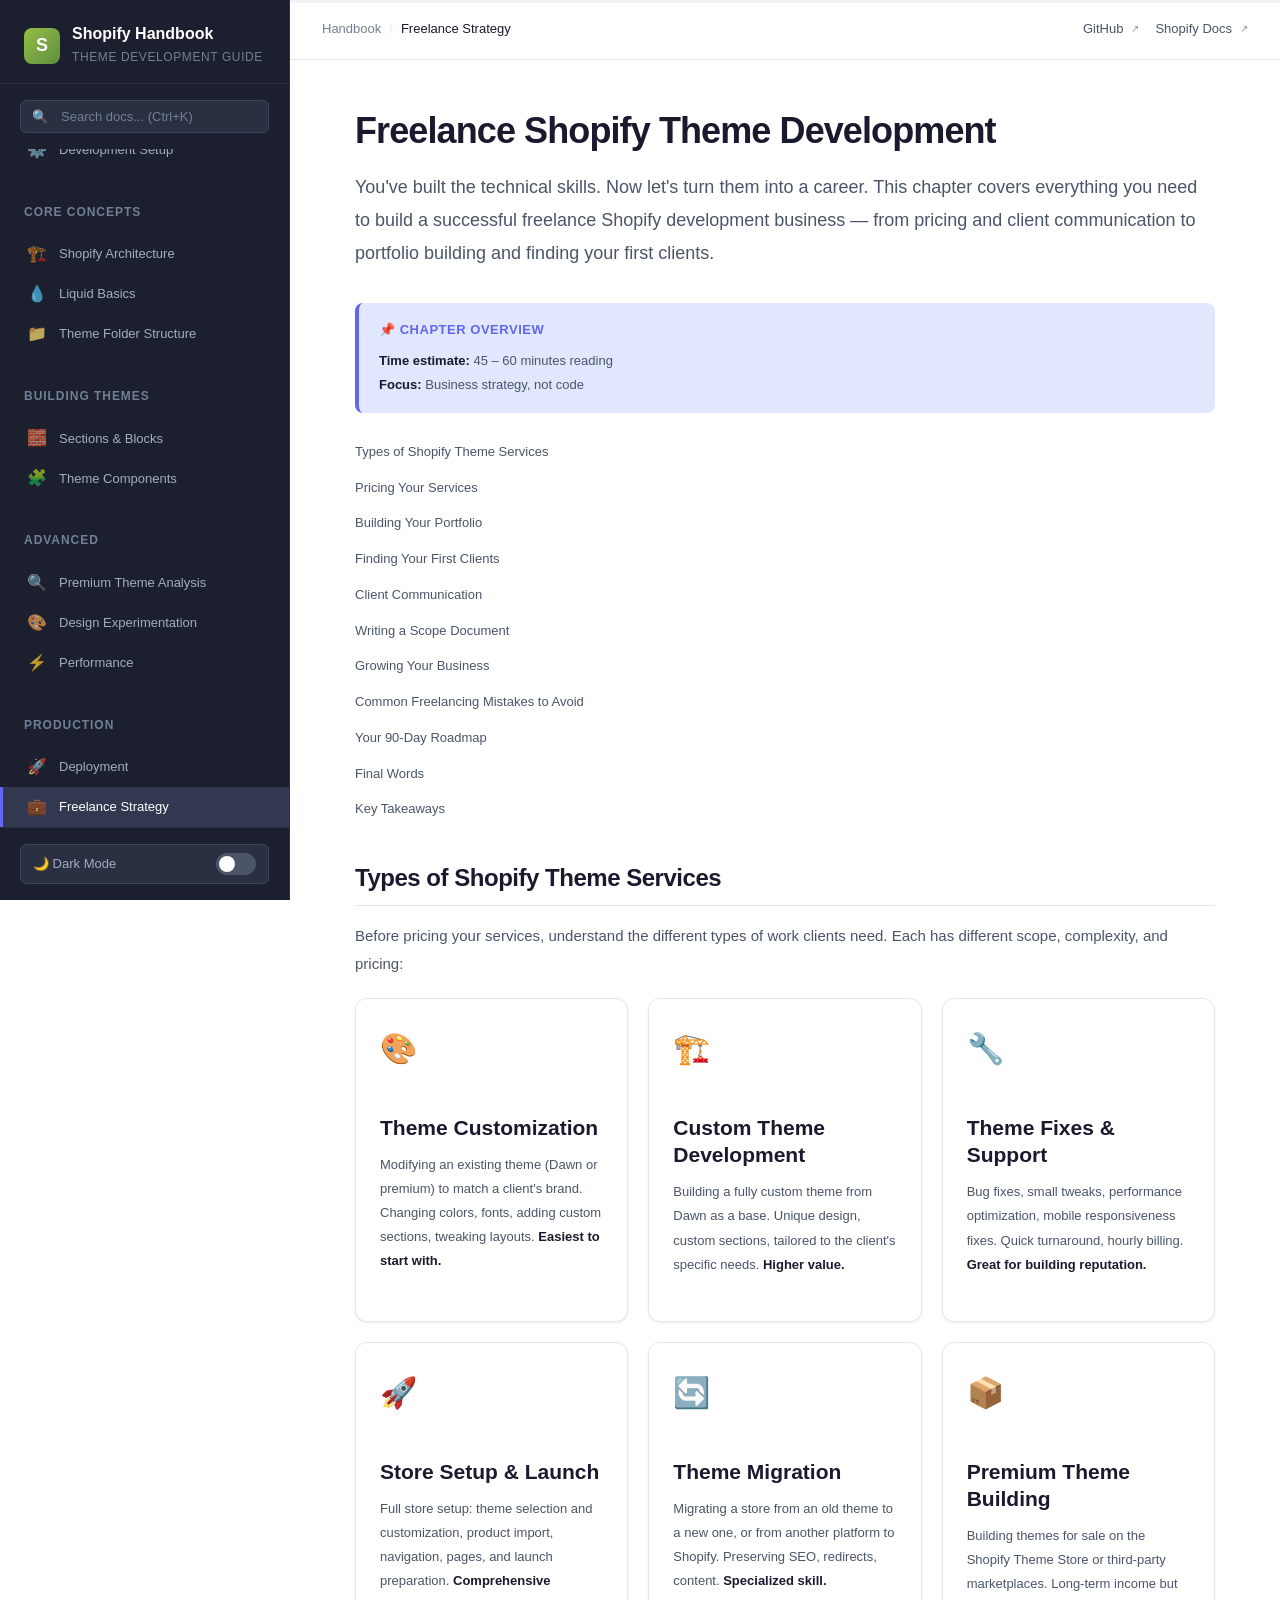
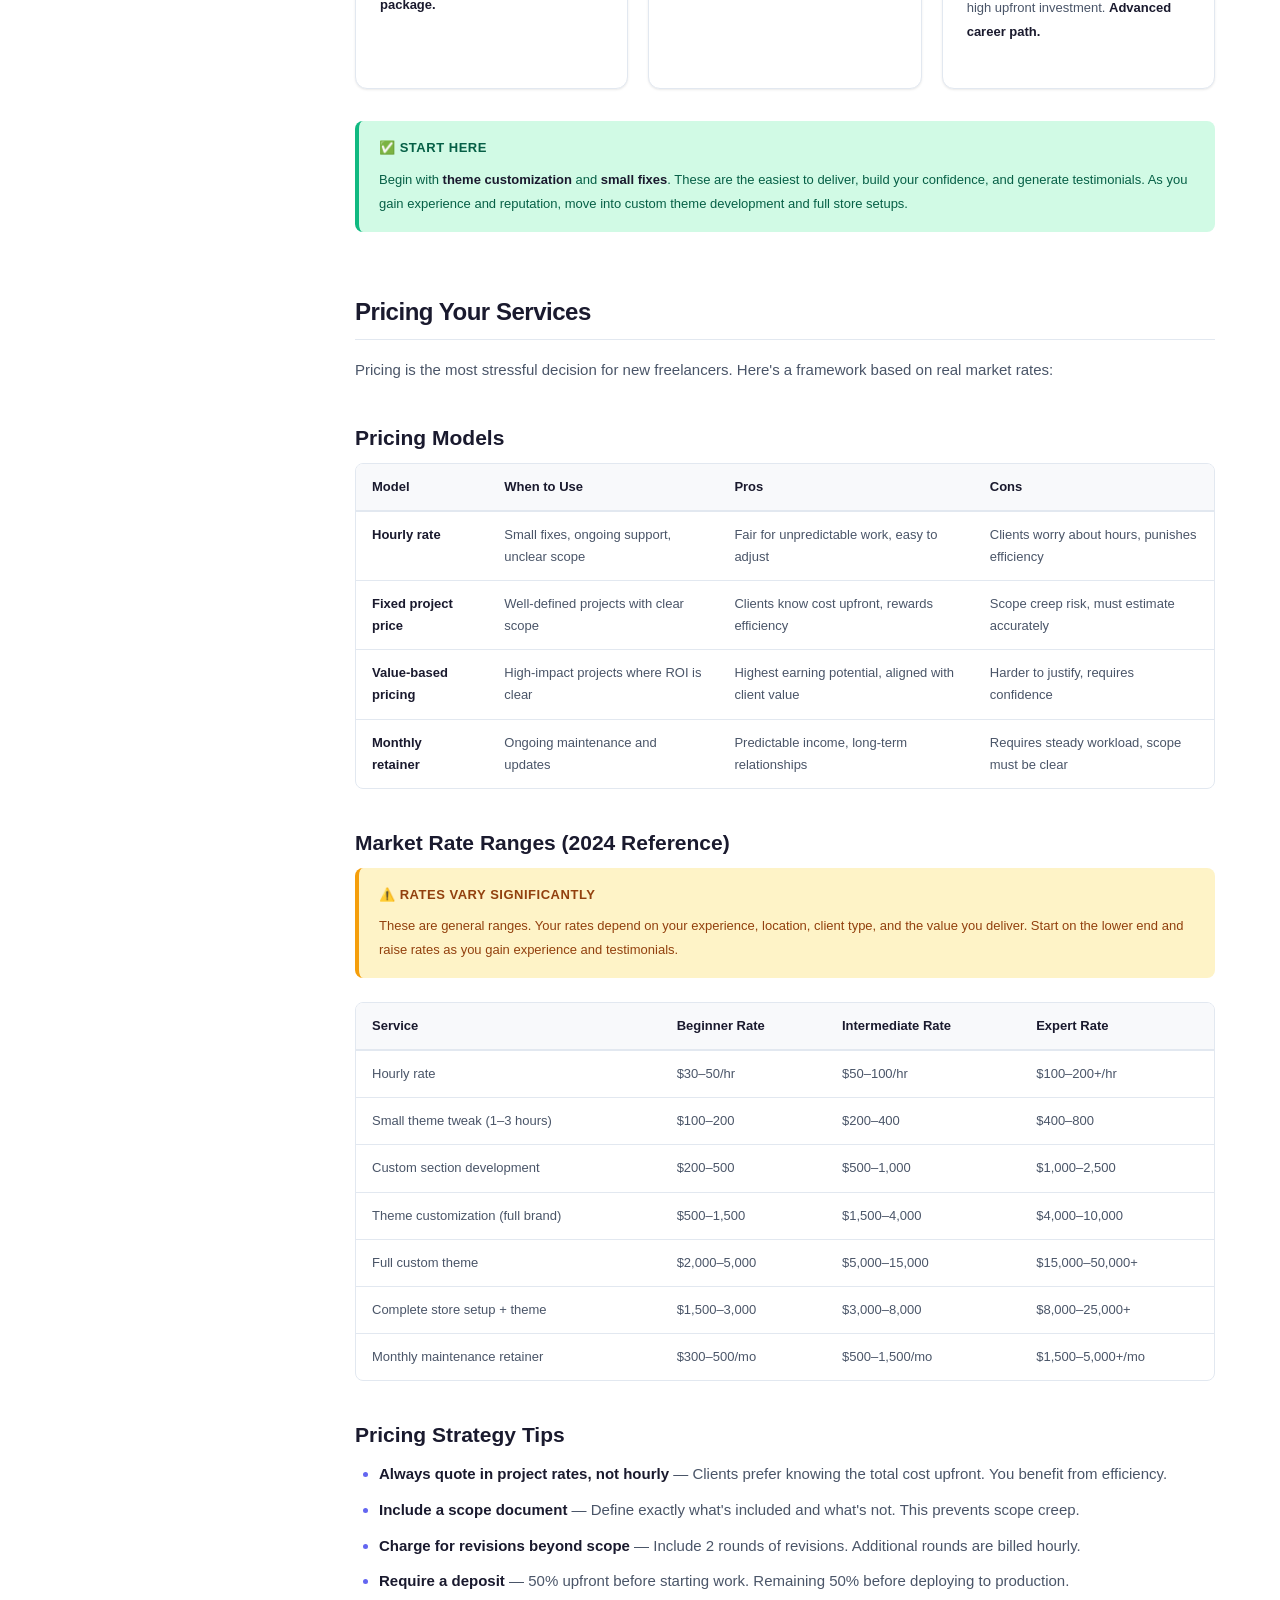
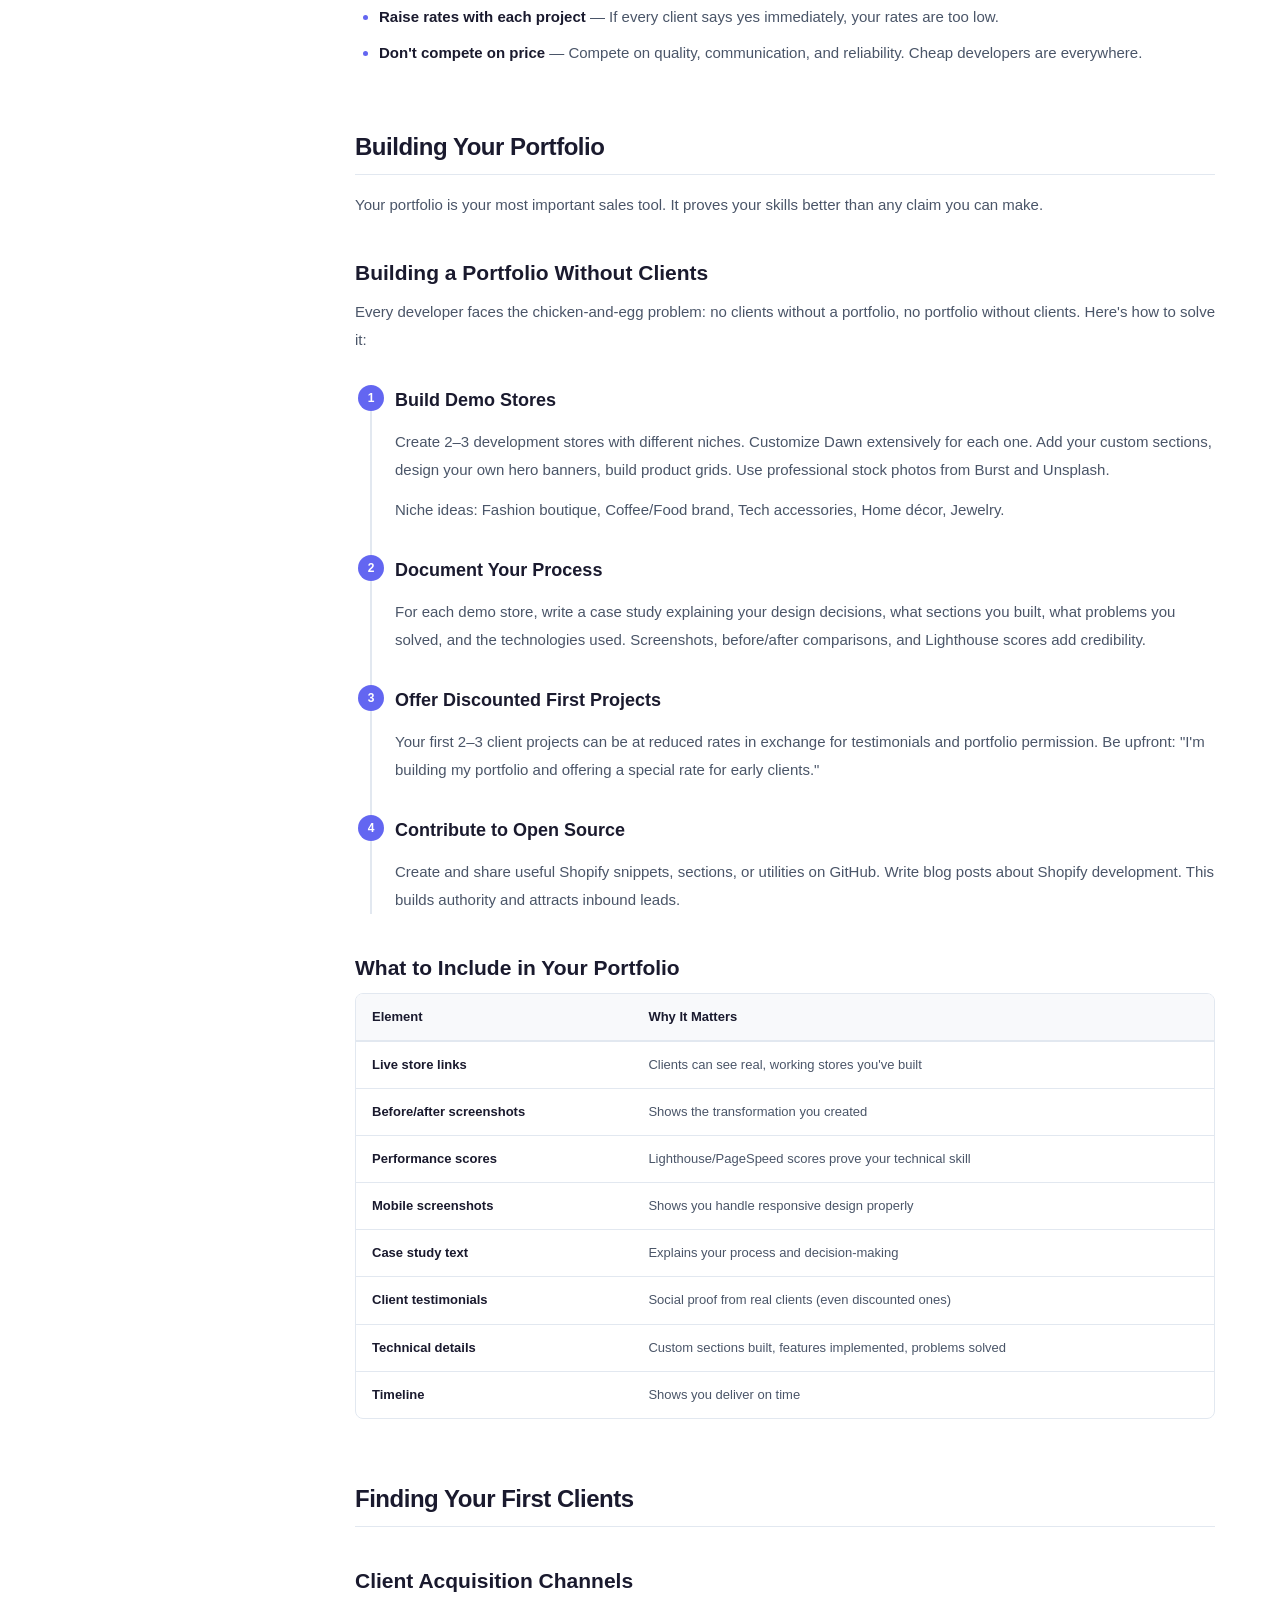
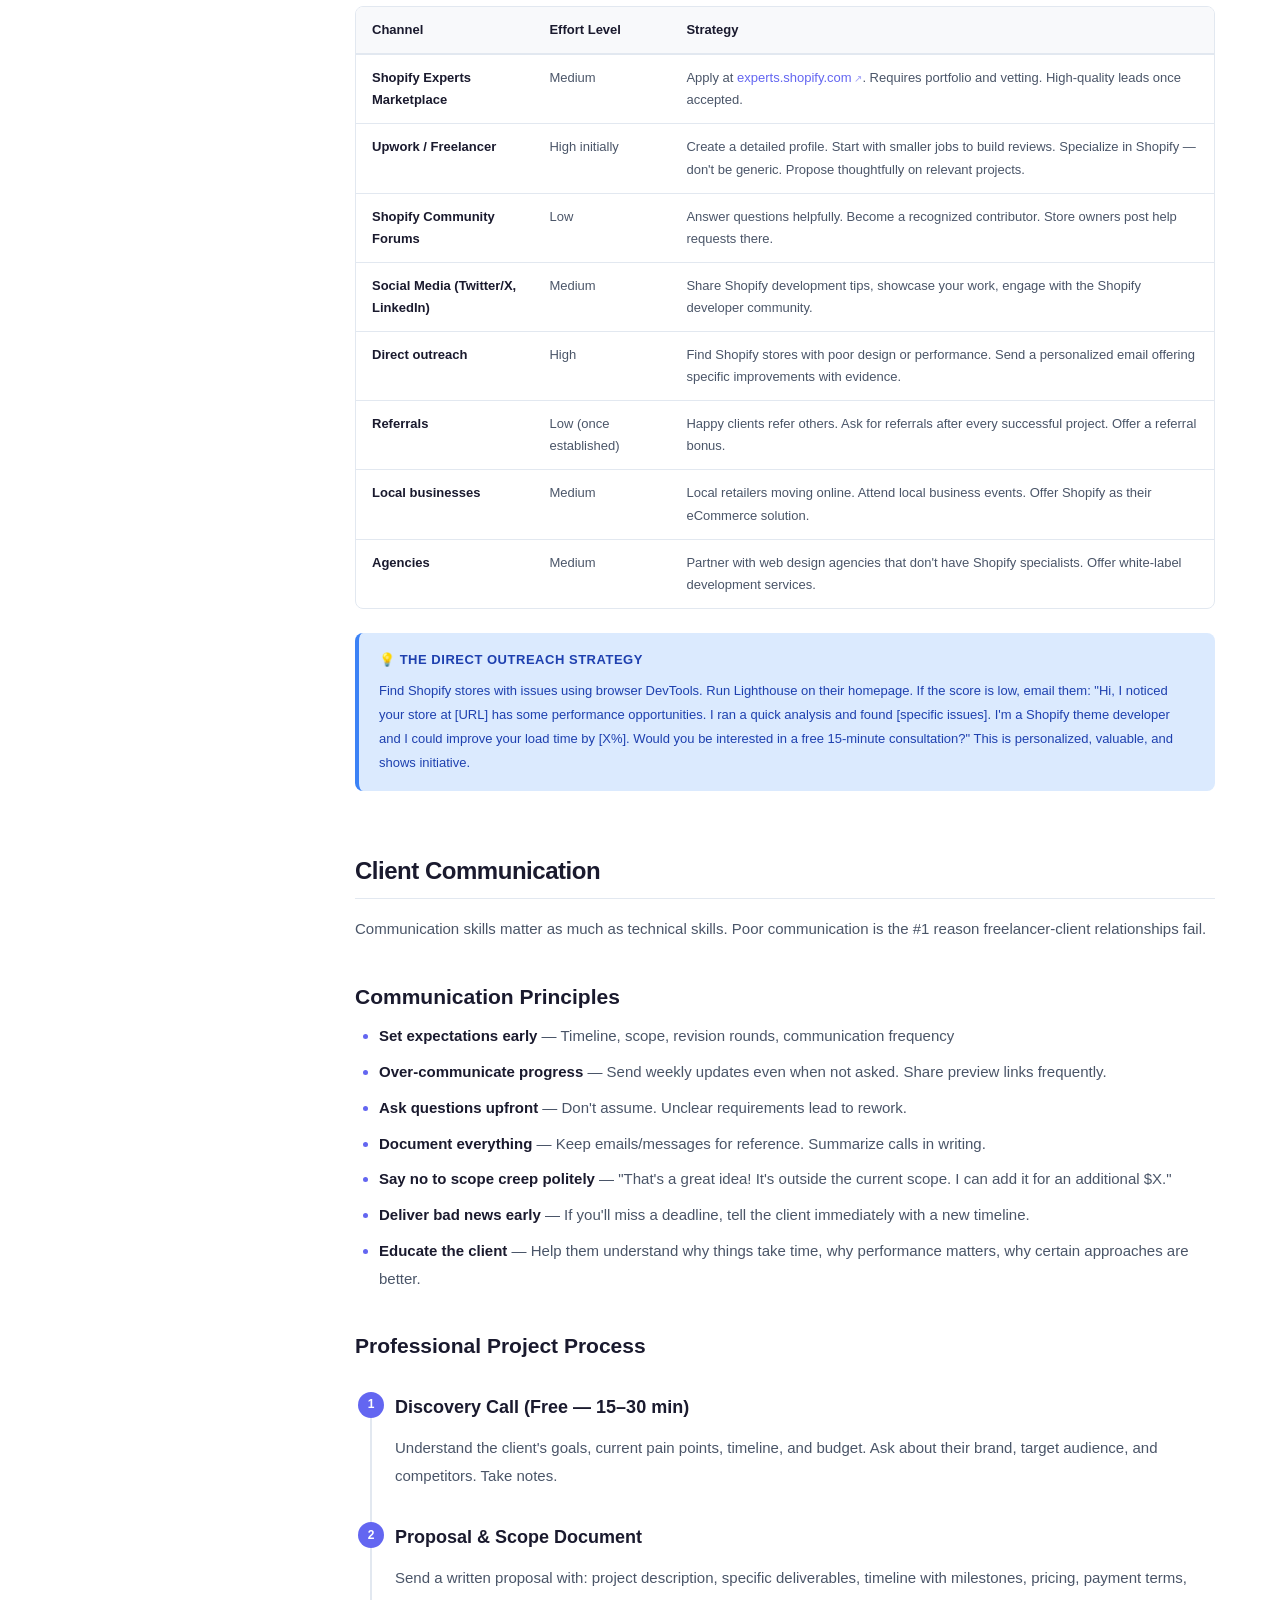
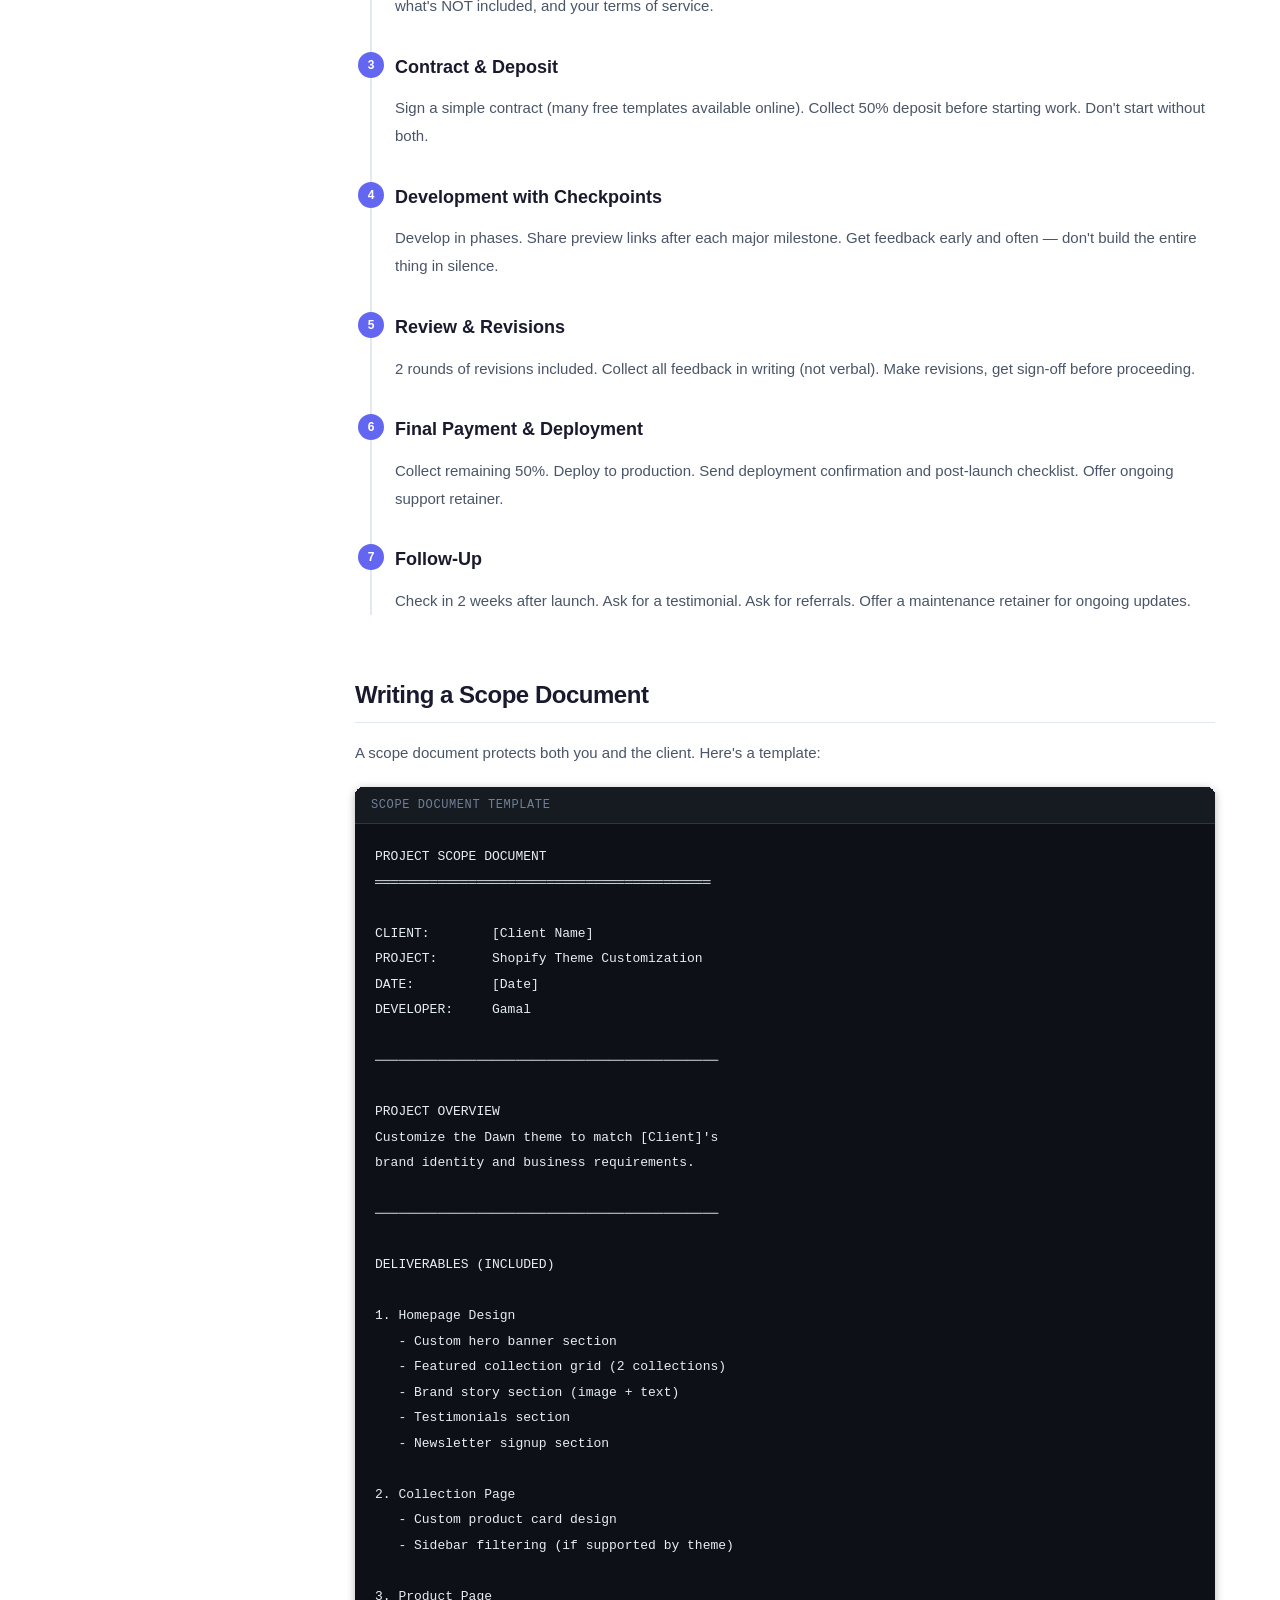
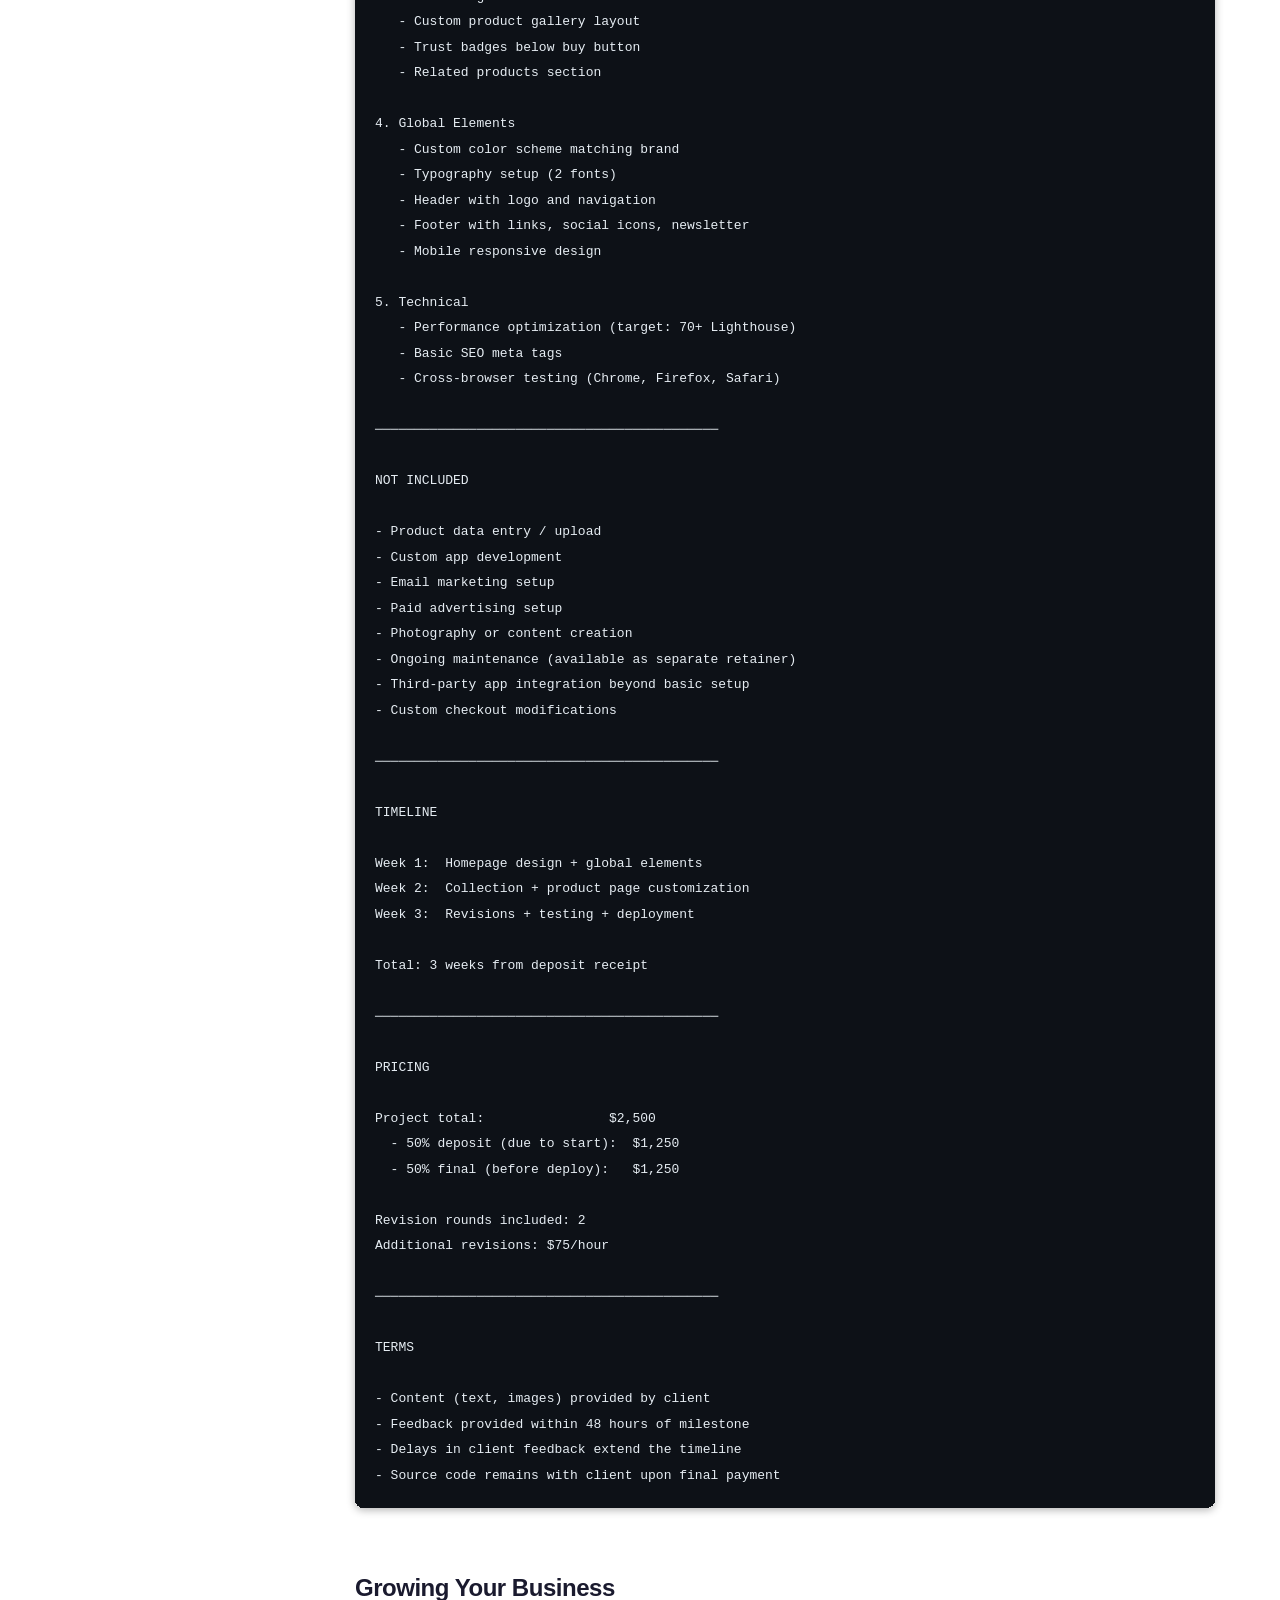
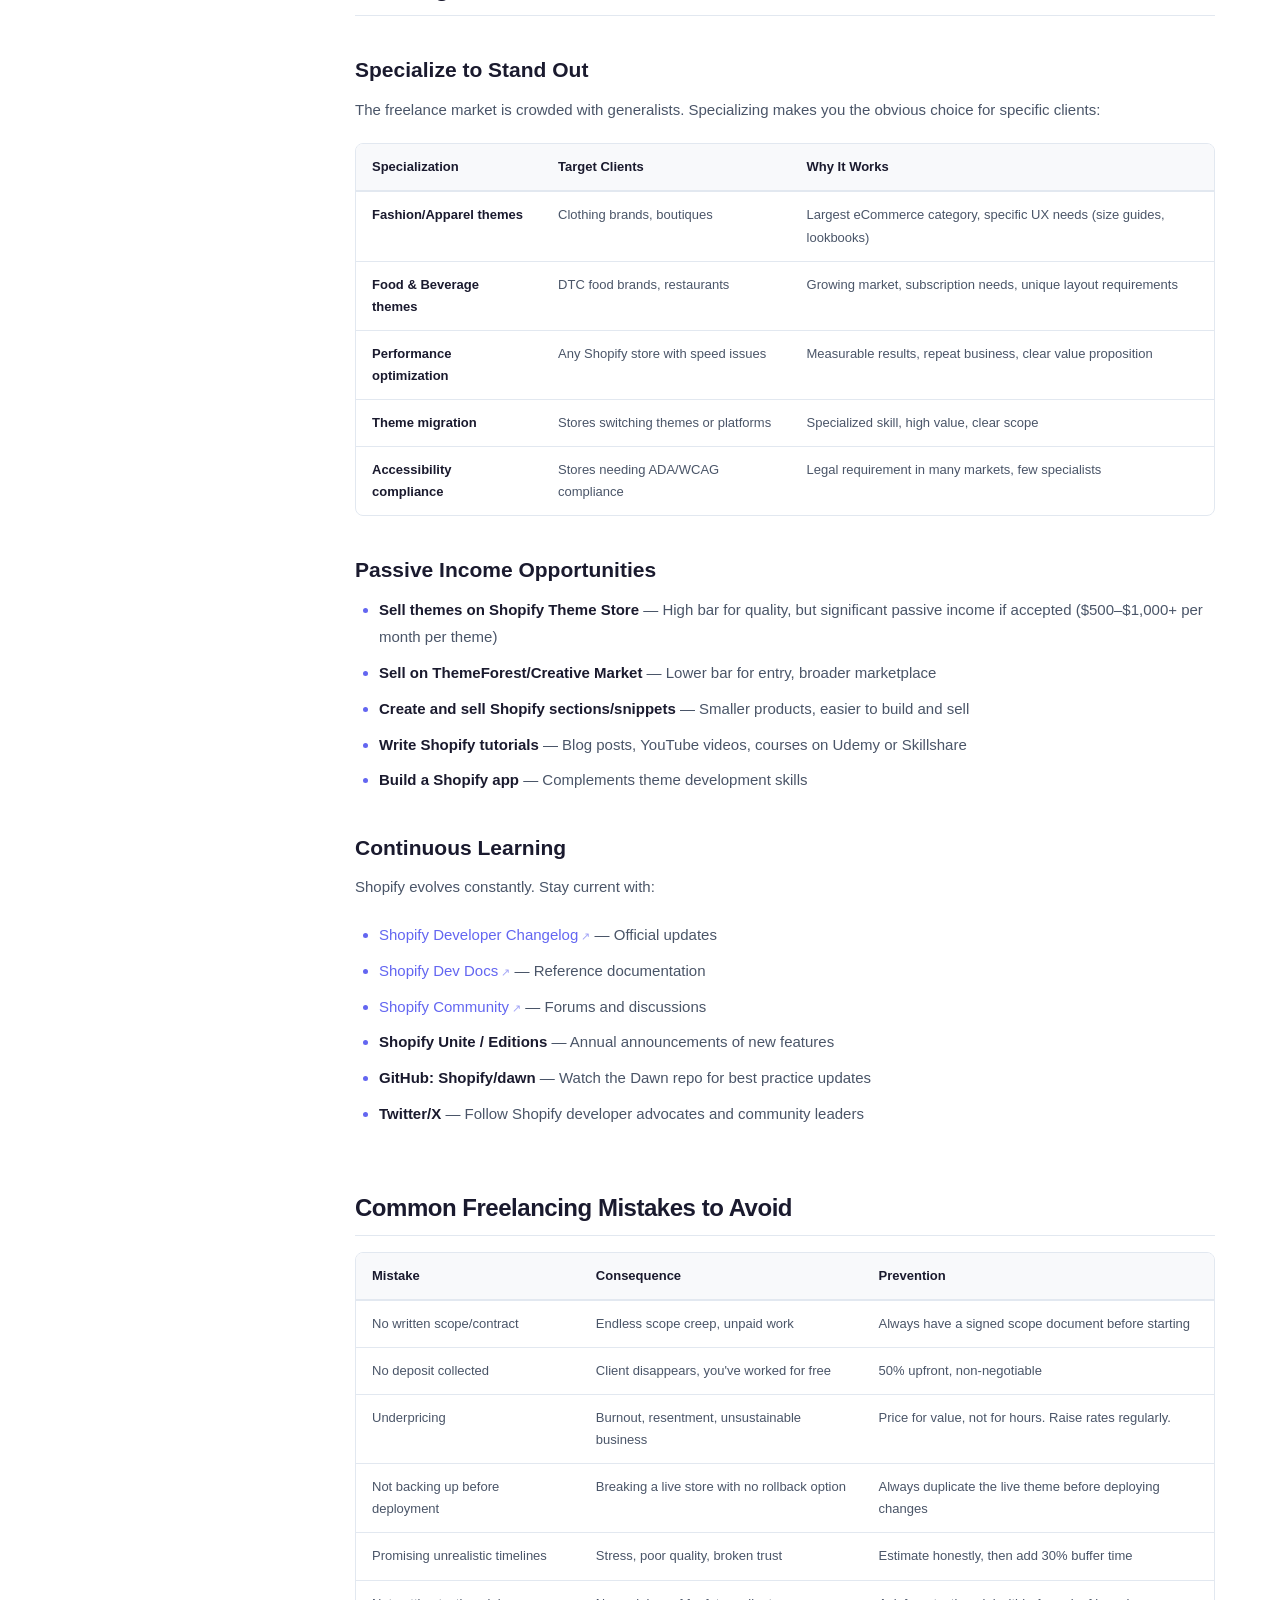
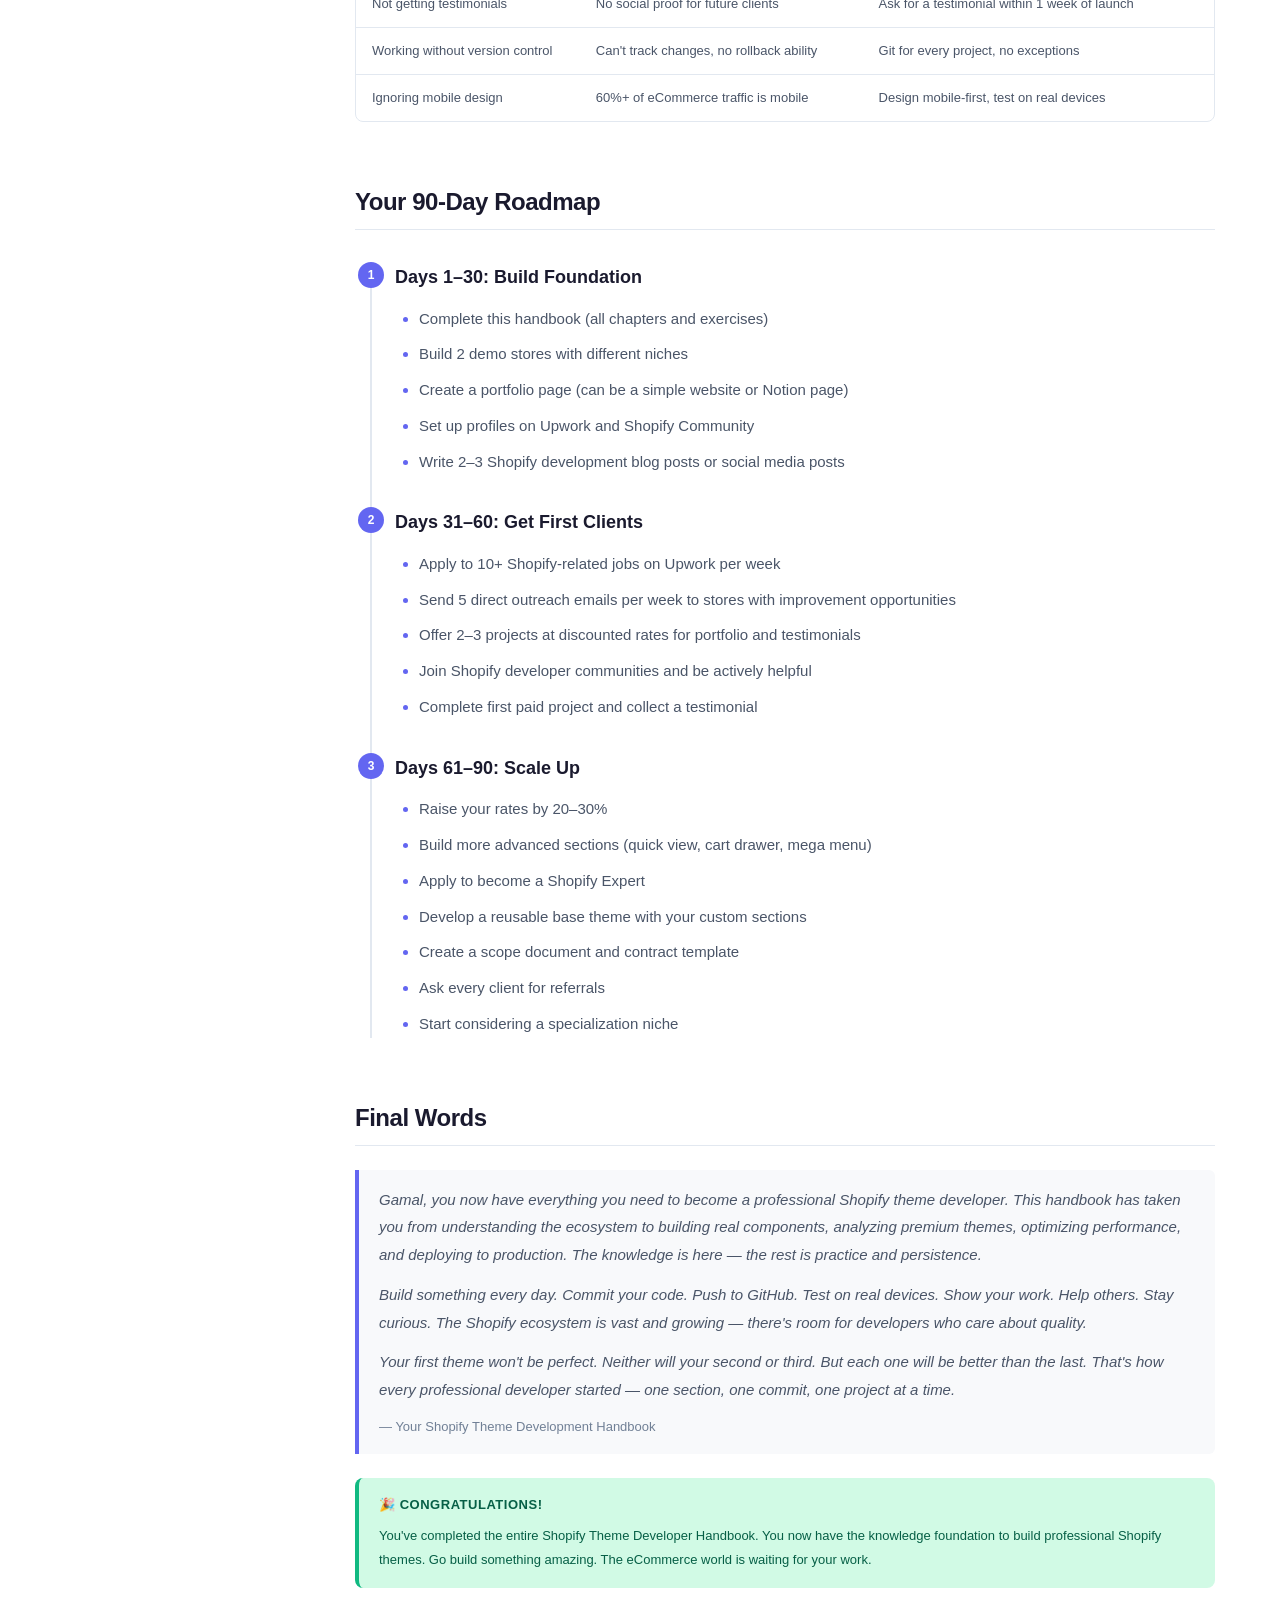
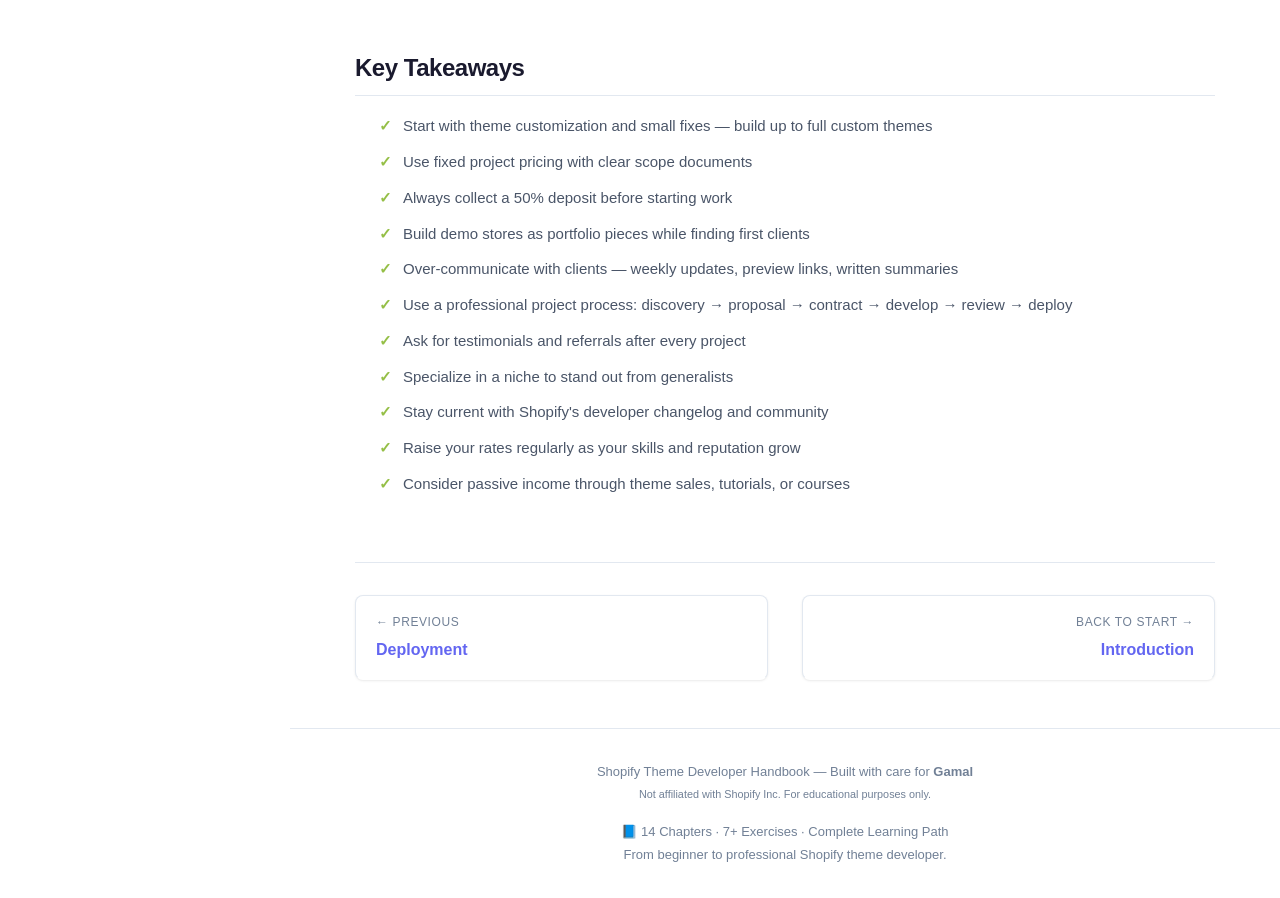
<file: freelancing.html>
<!DOCTYPE html>
<html lang="en" data-theme="light">
<head>
  <meta charset="UTF-8">
  <meta name="viewport" content="width=device-width, initial-scale=1.0">
  <meta name="description" content="Build a successful freelance Shopify theme development career — pricing, client communication, portfolio building, and business strategies">
  <title>Freelance Strategy — Shopify Theme Developer Handbook</title>
  <link rel="stylesheet" href="assets/css/style.css">
  <script defer src="assets/js/script.js"></script>
</head>
<body>

  <div class="progress-bar">
    <div class="progress-bar-fill"></div>
  </div>

  <div class="doc-layout">

    <!-- SIDEBAR -->
    <aside class="sidebar" role="navigation" aria-label="Main navigation">
      <div class="sidebar-brand">
        <a href="index.html" class="sidebar-brand-link">
          <div class="sidebar-brand-icon">S</div>
          <div class="sidebar-brand-text">
            <span class="sidebar-brand-title">Shopify Handbook</span>
            <span class="sidebar-brand-subtitle">Theme Development Guide</span>
          </div>
        </a>
      </div>
      <div class="sidebar-search">
        <div class="sidebar-search-wrapper">
          <span class="sidebar-search-icon">🔍</span>
          <input type="text" class="sidebar-search-input" placeholder="Search docs... (Ctrl+K)" aria-label="Search documentation">
        </div>
      </div>
      <nav class="sidebar-nav">
        <div class="sidebar-nav-group">
          <div class="sidebar-nav-group-title">Getting Started</div>
          <ul class="sidebar-nav-list">
            <li class="sidebar-nav-item"><a href="index.html" class="sidebar-nav-link"><span class="sidebar-nav-link-icon">🏠</span> Introduction</a></li>
            <li class="sidebar-nav-item"><a href="setup.html" class="sidebar-nav-link"><span class="sidebar-nav-link-icon">⚙️</span> Development Setup</a></li>
          </ul>
        </div>
        <div class="sidebar-nav-group">
          <div class="sidebar-nav-group-title">Core Concepts</div>
          <ul class="sidebar-nav-list">
            <li class="sidebar-nav-item"><a href="shopify-architecture.html" class="sidebar-nav-link"><span class="sidebar-nav-link-icon">🏗️</span> Shopify Architecture</a></li>
            <li class="sidebar-nav-item"><a href="liquid-basics.html" class="sidebar-nav-link"><span class="sidebar-nav-link-icon">💧</span> Liquid Basics</a></li>
            <li class="sidebar-nav-item"><a href="theme-structure.html" class="sidebar-nav-link"><span class="sidebar-nav-link-icon">📁</span> Theme Folder Structure</a></li>
          </ul>
        </div>
        <div class="sidebar-nav-group">
          <div class="sidebar-nav-group-title">Building Themes</div>
          <ul class="sidebar-nav-list">
            <li class="sidebar-nav-item"><a href="sections-and-blocks.html" class="sidebar-nav-link"><span class="sidebar-nav-link-icon">🧱</span> Sections &amp; Blocks</a></li>
            <li class="sidebar-nav-item"><a href="theme-components.html" class="sidebar-nav-link"><span class="sidebar-nav-link-icon">🧩</span> Theme Components</a></li>
          </ul>
        </div>
        <div class="sidebar-nav-group">
          <div class="sidebar-nav-group-title">Advanced</div>
          <ul class="sidebar-nav-list">
            <li class="sidebar-nav-item"><a href="premium-theme-analysis.html" class="sidebar-nav-link"><span class="sidebar-nav-link-icon">🔍</span> Premium Theme Analysis</a></li>
            <li class="sidebar-nav-item"><a href="design-experiments.html" class="sidebar-nav-link"><span class="sidebar-nav-link-icon">🎨</span> Design Experimentation</a></li>
            <li class="sidebar-nav-item"><a href="performance.html" class="sidebar-nav-link"><span class="sidebar-nav-link-icon">⚡</span> Performance</a></li>
          </ul>
        </div>
        <div class="sidebar-nav-group">
          <div class="sidebar-nav-group-title">Production</div>
          <ul class="sidebar-nav-list">
            <li class="sidebar-nav-item"><a href="deployment.html" class="sidebar-nav-link"><span class="sidebar-nav-link-icon">🚀</span> Deployment</a></li>
            <li class="sidebar-nav-item"><a href="freelancing.html" class="sidebar-nav-link active"><span class="sidebar-nav-link-icon">💼</span> Freelance Strategy</a></li>
          </ul>
        </div>
      </nav>
      <div class="sidebar-footer">
        <div class="sidebar-theme-toggle" role="button" tabindex="0" aria-label="Toggle dark mode">
          <span class="sidebar-theme-toggle-label">🌙 Dark Mode</span>
          <div class="theme-toggle-switch"></div>
        </div>
      </div>
    </aside>

    <div class="sidebar-overlay"></div>

    <!-- MAIN CONTENT -->
    <main class="main-wrapper">

      <header class="top-header">
        <div class="top-header-left">
          <button class="mobile-menu-btn" aria-label="Toggle menu" aria-expanded="false">☰</button>
          <div class="breadcrumbs">
            <a href="index.html">Handbook</a>
            <span class="breadcrumbs-separator">/</span>
            <span class="breadcrumbs-current">Freelance Strategy</span>
          </div>
        </div>
        <div class="top-header-right">
          <a href="https://github.com" class="header-link" target="_blank" rel="noopener noreferrer"><span>GitHub</span></a>
          <a href="https://shopify.dev" class="header-link" target="_blank" rel="noopener noreferrer"><span>Shopify Docs</span></a>
        </div>
      </header>

      <div class="content-container">
        <div class="content">

          <h1>Freelance Shopify Theme Development</h1>
          <p class="lead">
            You've built the technical skills. Now let's turn them into a career. This chapter
            covers everything you need to build a successful freelance Shopify development
            business — from pricing and client communication to portfolio building and finding
            your first clients.
          </p>

          <div class="callout callout-info">
            <div class="callout-title">📌 Chapter Overview</div>
            <p>
              <strong>Time estimate:</strong> 45 – 60 minutes reading<br>
              <strong>Focus:</strong> Business strategy, not code
            </p>
          </div>

          <div id="table-of-contents" style="margin-bottom: var(--space-8);"></div>

          <!-- ====================================================== -->
          <h2 id="service-types">Types of Shopify Theme Services</h2>

          <p>
            Before pricing your services, understand the different types of work clients need.
            Each has different scope, complexity, and pricing:
          </p>

          <div class="card-grid">
            <div class="card">
              <div class="card-icon">🎨</div>
              <h3 class="card-title">Theme Customization</h3>
              <p class="card-description">
                Modifying an existing theme (Dawn or premium) to match a client's brand.
                Changing colors, fonts, adding custom sections, tweaking layouts.
                <strong>Easiest to start with.</strong>
              </p>
            </div>
            <div class="card">
              <div class="card-icon">🏗️</div>
              <h3 class="card-title">Custom Theme Development</h3>
              <p class="card-description">
                Building a fully custom theme from Dawn as a base. Unique design, custom
                sections, tailored to the client's specific needs. <strong>Higher value.</strong>
              </p>
            </div>
            <div class="card">
              <div class="card-icon">🔧</div>
              <h3 class="card-title">Theme Fixes &amp; Support</h3>
              <p class="card-description">
                Bug fixes, small tweaks, performance optimization, mobile responsiveness
                fixes. Quick turnaround, hourly billing. <strong>Great for building reputation.</strong>
              </p>
            </div>
            <div class="card">
              <div class="card-icon">🚀</div>
              <h3 class="card-title">Store Setup &amp; Launch</h3>
              <p class="card-description">
                Full store setup: theme selection and customization, product import, navigation,
                pages, and launch preparation. <strong>Comprehensive package.</strong>
              </p>
            </div>
            <div class="card">
              <div class="card-icon">🔄</div>
              <h3 class="card-title">Theme Migration</h3>
              <p class="card-description">
                Migrating a store from an old theme to a new one, or from another platform
                to Shopify. Preserving SEO, redirects, content. <strong>Specialized skill.</strong>
              </p>
            </div>
            <div class="card">
              <div class="card-icon">📦</div>
              <h3 class="card-title">Premium Theme Building</h3>
              <p class="card-description">
                Building themes for sale on the Shopify Theme Store or third-party marketplaces.
                Long-term income but high upfront investment. <strong>Advanced career path.</strong>
              </p>
            </div>
          </div>

          <div class="callout callout-success">
            <div class="callout-title">✅ Start Here</div>
            <p>
              Begin with <strong>theme customization</strong> and <strong>small fixes</strong>.
              These are the easiest to deliver, build your confidence, and generate testimonials.
              As you gain experience and reputation, move into custom theme development and
              full store setups.
            </p>
          </div>

          <!-- ====================================================== -->
          <h2 id="pricing">Pricing Your Services</h2>

          <p>
            Pricing is the most stressful decision for new freelancers. Here's a framework
            based on real market rates:
          </p>

          <h3 id="pricing-models">Pricing Models</h3>

          <div class="table-wrapper">
            <table>
              <thead>
                <tr>
                  <th>Model</th>
                  <th>When to Use</th>
                  <th>Pros</th>
                  <th>Cons</th>
                </tr>
              </thead>
              <tbody>
                <tr>
                  <td><strong>Hourly rate</strong></td>
                  <td>Small fixes, ongoing support, unclear scope</td>
                  <td>Fair for unpredictable work, easy to adjust</td>
                  <td>Clients worry about hours, punishes efficiency</td>
                </tr>
                <tr>
                  <td><strong>Fixed project price</strong></td>
                  <td>Well-defined projects with clear scope</td>
                  <td>Clients know cost upfront, rewards efficiency</td>
                  <td>Scope creep risk, must estimate accurately</td>
                </tr>
                <tr>
                  <td><strong>Value-based pricing</strong></td>
                  <td>High-impact projects where ROI is clear</td>
                  <td>Highest earning potential, aligned with client value</td>
                  <td>Harder to justify, requires confidence</td>
                </tr>
                <tr>
                  <td><strong>Monthly retainer</strong></td>
                  <td>Ongoing maintenance and updates</td>
                  <td>Predictable income, long-term relationships</td>
                  <td>Requires steady workload, scope must be clear</td>
                </tr>
              </tbody>
            </table>
          </div>

          <h3 id="pricing-ranges">Market Rate Ranges (2024 Reference)</h3>

          <div class="callout callout-warning">
            <div class="callout-title">⚠️ Rates Vary Significantly</div>
            <p>
              These are general ranges. Your rates depend on your experience, location, client
              type, and the value you deliver. Start on the lower end and raise rates as you
              gain experience and testimonials.
            </p>
          </div>

          <div class="table-wrapper">
            <table>
              <thead>
                <tr>
                  <th>Service</th>
                  <th>Beginner Rate</th>
                  <th>Intermediate Rate</th>
                  <th>Expert Rate</th>
                </tr>
              </thead>
              <tbody>
                <tr>
                  <td>Hourly rate</td>
                  <td>$30–50/hr</td>
                  <td>$50–100/hr</td>
                  <td>$100–200+/hr</td>
                </tr>
                <tr>
                  <td>Small theme tweak (1–3 hours)</td>
                  <td>$100–200</td>
                  <td>$200–400</td>
                  <td>$400–800</td>
                </tr>
                <tr>
                  <td>Custom section development</td>
                  <td>$200–500</td>
                  <td>$500–1,000</td>
                  <td>$1,000–2,500</td>
                </tr>
                <tr>
                  <td>Theme customization (full brand)</td>
                  <td>$500–1,500</td>
                  <td>$1,500–4,000</td>
                  <td>$4,000–10,000</td>
                </tr>
                <tr>
                  <td>Full custom theme</td>
                  <td>$2,000–5,000</td>
                  <td>$5,000–15,000</td>
                  <td>$15,000–50,000+</td>
                </tr>
                <tr>
                  <td>Complete store setup + theme</td>
                  <td>$1,500–3,000</td>
                  <td>$3,000–8,000</td>
                  <td>$8,000–25,000+</td>
                </tr>
                <tr>
                  <td>Monthly maintenance retainer</td>
                  <td>$300–500/mo</td>
                  <td>$500–1,500/mo</td>
                  <td>$1,500–5,000+/mo</td>
                </tr>
              </tbody>
            </table>
          </div>

          <h3 id="pricing-tips">Pricing Strategy Tips</h3>

          <ul>
            <li><strong>Always quote in project rates, not hourly</strong> — Clients prefer knowing the total cost upfront. You benefit from efficiency.</li>
            <li><strong>Include a scope document</strong> — Define exactly what's included and what's not. This prevents scope creep.</li>
            <li><strong>Charge for revisions beyond scope</strong> — Include 2 rounds of revisions. Additional rounds are billed hourly.</li>
            <li><strong>Require a deposit</strong> — 50% upfront before starting work. Remaining 50% before deploying to production.</li>
            <li><strong>Raise rates with each project</strong> — If every client says yes immediately, your rates are too low.</li>
            <li><strong>Don't compete on price</strong> — Compete on quality, communication, and reliability. Cheap developers are everywhere.</li>
          </ul>

          <!-- ====================================================== -->
          <h2 id="portfolio">Building Your Portfolio</h2>

          <p>
            Your portfolio is your most important sales tool. It proves your skills better
            than any claim you can make.
          </p>

          <h3 id="portfolio-no-clients">Building a Portfolio Without Clients</h3>

          <p>
            Every developer faces the chicken-and-egg problem: no clients without a portfolio,
            no portfolio without clients. Here's how to solve it:
          </p>

          <div class="steps">
            <div class="step">
              <div class="step-number">1</div>
              <h4 class="step-title">Build Demo Stores</h4>
              <div class="step-content">
                <p>
                  Create 2–3 development stores with different niches. Customize Dawn extensively
                  for each one. Add your custom sections, design your own hero banners, build
                  product grids. Use professional stock photos from Burst and Unsplash.
                </p>
                <p>Niche ideas: Fashion boutique, Coffee/Food brand, Tech accessories, Home décor, Jewelry.</p>
              </div>
            </div>

            <div class="step">
              <div class="step-number">2</div>
              <h4 class="step-title">Document Your Process</h4>
              <div class="step-content">
                <p>
                  For each demo store, write a case study explaining your design decisions,
                  what sections you built, what problems you solved, and the technologies used.
                  Screenshots, before/after comparisons, and Lighthouse scores add credibility.
                </p>
              </div>
            </div>

            <div class="step">
              <div class="step-number">3</div>
              <h4 class="step-title">Offer Discounted First Projects</h4>
              <div class="step-content">
                <p>
                  Your first 2–3 client projects can be at reduced rates in exchange for
                  testimonials and portfolio permission. Be upfront: "I'm building my portfolio
                  and offering a special rate for early clients."
                </p>
              </div>
            </div>

            <div class="step">
              <div class="step-number">4</div>
              <h4 class="step-title">Contribute to Open Source</h4>
              <div class="step-content">
                <p>
                  Create and share useful Shopify snippets, sections, or utilities on GitHub.
                  Write blog posts about Shopify development. This builds authority and
                  attracts inbound leads.
                </p>
              </div>
            </div>
          </div>

          <h3 id="portfolio-what-to-show">What to Include in Your Portfolio</h3>

          <div class="table-wrapper">
            <table>
              <thead>
                <tr>
                  <th>Element</th>
                  <th>Why It Matters</th>
                </tr>
              </thead>
              <tbody>
                <tr>
                  <td><strong>Live store links</strong></td>
                  <td>Clients can see real, working stores you've built</td>
                </tr>
                <tr>
                  <td><strong>Before/after screenshots</strong></td>
                  <td>Shows the transformation you created</td>
                </tr>
                <tr>
                  <td><strong>Performance scores</strong></td>
                  <td>Lighthouse/PageSpeed scores prove your technical skill</td>
                </tr>
                <tr>
                  <td><strong>Mobile screenshots</strong></td>
                  <td>Shows you handle responsive design properly</td>
                </tr>
                <tr>
                  <td><strong>Case study text</strong></td>
                  <td>Explains your process and decision-making</td>
                </tr>
                <tr>
                  <td><strong>Client testimonials</strong></td>
                  <td>Social proof from real clients (even discounted ones)</td>
                </tr>
                <tr>
                  <td><strong>Technical details</strong></td>
                  <td>Custom sections built, features implemented, problems solved</td>
                </tr>
                <tr>
                  <td><strong>Timeline</strong></td>
                  <td>Shows you deliver on time</td>
                </tr>
              </tbody>
            </table>
          </div>

          <!-- ====================================================== -->
          <h2 id="finding-clients">Finding Your First Clients</h2>

          <h3 id="channels">Client Acquisition Channels</h3>

          <div class="table-wrapper">
            <table>
              <thead>
                <tr>
                  <th>Channel</th>
                  <th>Effort Level</th>
                  <th>Strategy</th>
                </tr>
              </thead>
              <tbody>
                <tr>
                  <td><strong>Shopify Experts Marketplace</strong></td>
                  <td>Medium</td>
                  <td>Apply at <a href="https://experts.shopify.com" target="_blank" rel="noopener noreferrer">experts.shopify.com</a>. Requires portfolio and vetting. High-quality leads once accepted.</td>
                </tr>
                <tr>
                  <td><strong>Upwork / Freelancer</strong></td>
                  <td>High initially</td>
                  <td>Create a detailed profile. Start with smaller jobs to build reviews. Specialize in Shopify — don't be generic. Propose thoughtfully on relevant projects.</td>
                </tr>
                <tr>
                  <td><strong>Shopify Community Forums</strong></td>
                  <td>Low</td>
                  <td>Answer questions helpfully. Become a recognized contributor. Store owners post help requests there.</td>
                </tr>
                <tr>
                  <td><strong>Social Media (Twitter/X, LinkedIn)</strong></td>
                  <td>Medium</td>
                  <td>Share Shopify development tips, showcase your work, engage with the Shopify developer community.</td>
                </tr>
                <tr>
                  <td><strong>Direct outreach</strong></td>
                  <td>High</td>
                  <td>Find Shopify stores with poor design or performance. Send a personalized email offering specific improvements with evidence.</td>
                </tr>
                <tr>
                  <td><strong>Referrals</strong></td>
                  <td>Low (once established)</td>
                  <td>Happy clients refer others. Ask for referrals after every successful project. Offer a referral bonus.</td>
                </tr>
                <tr>
                  <td><strong>Local businesses</strong></td>
                  <td>Medium</td>
                  <td>Local retailers moving online. Attend local business events. Offer Shopify as their eCommerce solution.</td>
                </tr>
                <tr>
                  <td><strong>Agencies</strong></td>
                  <td>Medium</td>
                  <td>Partner with web design agencies that don't have Shopify specialists. Offer white-label development services.</td>
                </tr>
              </tbody>
            </table>
          </div>

          <div class="callout callout-tip">
            <div class="callout-title">💡 The Direct Outreach Strategy</div>
            <p>
              Find Shopify stores with issues using browser DevTools. Run Lighthouse on their
              homepage. If the score is low, email them: "Hi, I noticed your store at [URL]
              has some performance opportunities. I ran a quick analysis and found [specific
              issues]. I'm a Shopify theme developer and I could improve your load time by
              [X%]. Would you be interested in a free 15-minute consultation?" This is
              personalized, valuable, and shows initiative.
            </p>
          </div>

          <!-- ====================================================== -->
          <h2 id="client-communication">Client Communication</h2>

          <p>
            Communication skills matter as much as technical skills. Poor communication
            is the #1 reason freelancer-client relationships fail.
          </p>

          <h3 id="comm-principles">Communication Principles</h3>

          <ul>
            <li><strong>Set expectations early</strong> — Timeline, scope, revision rounds, communication frequency</li>
            <li><strong>Over-communicate progress</strong> — Send weekly updates even when not asked. Share preview links frequently.</li>
            <li><strong>Ask questions upfront</strong> — Don't assume. Unclear requirements lead to rework.</li>
            <li><strong>Document everything</strong> — Keep emails/messages for reference. Summarize calls in writing.</li>
            <li><strong>Say no to scope creep politely</strong> — "That's a great idea! It's outside the current scope. I can add it for an additional $X."</li>
            <li><strong>Deliver bad news early</strong> — If you'll miss a deadline, tell the client immediately with a new timeline.</li>
            <li><strong>Educate the client</strong> — Help them understand why things take time, why performance matters, why certain approaches are better.</li>
          </ul>

          <h3 id="project-process">Professional Project Process</h3>

          <div class="steps">
            <div class="step">
              <div class="step-number">1</div>
              <h4 class="step-title">Discovery Call (Free — 15–30 min)</h4>
              <div class="step-content">
                <p>
                  Understand the client's goals, current pain points, timeline, and budget.
                  Ask about their brand, target audience, and competitors. Take notes.
                </p>
              </div>
            </div>

            <div class="step">
              <div class="step-number">2</div>
              <h4 class="step-title">Proposal &amp; Scope Document</h4>
              <div class="step-content">
                <p>
                  Send a written proposal with: project description, specific deliverables,
                  timeline with milestones, pricing, payment terms, what's NOT included, and
                  your terms of service.
                </p>
              </div>
            </div>

            <div class="step">
              <div class="step-number">3</div>
              <h4 class="step-title">Contract &amp; Deposit</h4>
              <div class="step-content">
                <p>
                  Sign a simple contract (many free templates available online). Collect 50%
                  deposit before starting work. Don't start without both.
                </p>
              </div>
            </div>

            <div class="step">
              <div class="step-number">4</div>
              <h4 class="step-title">Development with Checkpoints</h4>
              <div class="step-content">
                <p>
                  Develop in phases. Share preview links after each major milestone. Get
                  feedback early and often — don't build the entire thing in silence.
                </p>
              </div>
            </div>

            <div class="step">
              <div class="step-number">5</div>
              <h4 class="step-title">Review &amp; Revisions</h4>
              <div class="step-content">
                <p>
                  2 rounds of revisions included. Collect all feedback in writing (not
                  verbal). Make revisions, get sign-off before proceeding.
                </p>
              </div>
            </div>

            <div class="step">
              <div class="step-number">6</div>
              <h4 class="step-title">Final Payment &amp; Deployment</h4>
              <div class="step-content">
                <p>
                  Collect remaining 50%. Deploy to production. Send deployment confirmation
                  and post-launch checklist. Offer ongoing support retainer.
                </p>
              </div>
            </div>

            <div class="step">
              <div class="step-number">7</div>
              <h4 class="step-title">Follow-Up</h4>
              <div class="step-content">
                <p>
                  Check in 2 weeks after launch. Ask for a testimonial. Ask for referrals.
                  Offer a maintenance retainer for ongoing updates.
                </p>
              </div>
            </div>
          </div>

          <!-- ====================================================== -->
          <h2 id="scope-document">Writing a Scope Document</h2>

          <p>
            A scope document protects both you and the client. Here's a template:
          </p>

          <div class="code-block">
            <div class="code-block-header">
              <span class="code-block-lang">Scope Document Template</span>
            </div>
            <pre><code>PROJECT SCOPE DOCUMENT
═══════════════════════════════════════════

CLIENT:        [Client Name]
PROJECT:       Shopify Theme Customization
DATE:          [Date]
DEVELOPER:     Gamal

────────────────────────────────────────────

PROJECT OVERVIEW
Customize the Dawn theme to match [Client]'s
brand identity and business requirements.

────────────────────────────────────────────

DELIVERABLES (INCLUDED)

1. Homepage Design
   - Custom hero banner section
   - Featured collection grid (2 collections)
   - Brand story section (image + text)
   - Testimonials section
   - Newsletter signup section

2. Collection Page
   - Custom product card design
   - Sidebar filtering (if supported by theme)

3. Product Page
   - Custom product gallery layout
   - Trust badges below buy button
   - Related products section

4. Global Elements
   - Custom color scheme matching brand
   - Typography setup (2 fonts)
   - Header with logo and navigation
   - Footer with links, social icons, newsletter
   - Mobile responsive design

5. Technical
   - Performance optimization (target: 70+ Lighthouse)
   - Basic SEO meta tags
   - Cross-browser testing (Chrome, Firefox, Safari)

────────────────────────────────────────────

NOT INCLUDED

- Product data entry / upload
- Custom app development
- Email marketing setup
- Paid advertising setup
- Photography or content creation
- Ongoing maintenance (available as separate retainer)
- Third-party app integration beyond basic setup
- Custom checkout modifications

────────────────────────────────────────────

TIMELINE

Week 1:  Homepage design + global elements
Week 2:  Collection + product page customization
Week 3:  Revisions + testing + deployment

Total: 3 weeks from deposit receipt

────────────────────────────────────────────

PRICING

Project total:                $2,500
  - 50% deposit (due to start):  $1,250
  - 50% final (before deploy):   $1,250

Revision rounds included: 2
Additional revisions: $75/hour

────────────────────────────────────────────

TERMS

- Content (text, images) provided by client
- Feedback provided within 48 hours of milestone
- Delays in client feedback extend the timeline
- Source code remains with client upon final payment</code></pre>
          </div>

          <!-- ====================================================== -->
          <h2 id="growing">Growing Your Business</h2>

          <h3 id="specialization">Specialize to Stand Out</h3>

          <p>
            The freelance market is crowded with generalists. Specializing makes you the
            obvious choice for specific clients:
          </p>

          <div class="table-wrapper">
            <table>
              <thead>
                <tr>
                  <th>Specialization</th>
                  <th>Target Clients</th>
                  <th>Why It Works</th>
                </tr>
              </thead>
              <tbody>
                <tr>
                  <td><strong>Fashion/Apparel themes</strong></td>
                  <td>Clothing brands, boutiques</td>
                  <td>Largest eCommerce category, specific UX needs (size guides, lookbooks)</td>
                </tr>
                <tr>
                  <td><strong>Food &amp; Beverage themes</strong></td>
                  <td>DTC food brands, restaurants</td>
                  <td>Growing market, subscription needs, unique layout requirements</td>
                </tr>
                <tr>
                  <td><strong>Performance optimization</strong></td>
                  <td>Any Shopify store with speed issues</td>
                  <td>Measurable results, repeat business, clear value proposition</td>
                </tr>
                <tr>
                  <td><strong>Theme migration</strong></td>
                  <td>Stores switching themes or platforms</td>
                  <td>Specialized skill, high value, clear scope</td>
                </tr>
                <tr>
                  <td><strong>Accessibility compliance</strong></td>
                  <td>Stores needing ADA/WCAG compliance</td>
                  <td>Legal requirement in many markets, few specialists</td>
                </tr>
              </tbody>
            </table>
          </div>

          <h3 id="passive-income">Passive Income Opportunities</h3>

          <ul>
            <li><strong>Sell themes on Shopify Theme Store</strong> — High bar for quality, but significant passive income if accepted ($500–$1,000+ per month per theme)</li>
            <li><strong>Sell on ThemeForest/Creative Market</strong> — Lower bar for entry, broader marketplace</li>
            <li><strong>Create and sell Shopify sections/snippets</strong> — Smaller products, easier to build and sell</li>
            <li><strong>Write Shopify tutorials</strong> — Blog posts, YouTube videos, courses on Udemy or Skillshare</li>
            <li><strong>Build a Shopify app</strong> — Complements theme development skills</li>
          </ul>

          <h3 id="continuous-learning">Continuous Learning</h3>

          <p>
            Shopify evolves constantly. Stay current with:
          </p>

          <ul>
            <li><a href="https://shopify.dev/changelog" target="_blank" rel="noopener noreferrer">Shopify Developer Changelog</a> — Official updates</li>
            <li><a href="https://shopify.dev/docs" target="_blank" rel="noopener noreferrer">Shopify Dev Docs</a> — Reference documentation</li>
            <li><a href="https://community.shopify.com" target="_blank" rel="noopener noreferrer">Shopify Community</a> — Forums and discussions</li>
            <li><strong>Shopify Unite / Editions</strong> — Annual announcements of new features</li>
            <li><strong>GitHub: Shopify/dawn</strong> — Watch the Dawn repo for best practice updates</li>
            <li><strong>Twitter/X</strong> — Follow Shopify developer advocates and community leaders</li>
          </ul>

          <!-- ====================================================== -->
          <h2 id="mistakes">Common Freelancing Mistakes to Avoid</h2>

          <div class="table-wrapper">
            <table>
              <thead>
                <tr>
                  <th>Mistake</th>
                  <th>Consequence</th>
                  <th>Prevention</th>
                </tr>
              </thead>
              <tbody>
                <tr>
                  <td>No written scope/contract</td>
                  <td>Endless scope creep, unpaid work</td>
                  <td>Always have a signed scope document before starting</td>
                </tr>
                <tr>
                  <td>No deposit collected</td>
                  <td>Client disappears, you've worked for free</td>
                  <td>50% upfront, non-negotiable</td>
                </tr>
                <tr>
                  <td>Underpricing</td>
                  <td>Burnout, resentment, unsustainable business</td>
                  <td>Price for value, not for hours. Raise rates regularly.</td>
                </tr>
                <tr>
                  <td>Not backing up before deployment</td>
                  <td>Breaking a live store with no rollback option</td>
                  <td>Always duplicate the live theme before deploying changes</td>
                </tr>
                <tr>
                  <td>Promising unrealistic timelines</td>
                  <td>Stress, poor quality, broken trust</td>
                  <td>Estimate honestly, then add 30% buffer time</td>
                </tr>
                <tr>
                  <td>Not getting testimonials</td>
                  <td>No social proof for future clients</td>
                  <td>Ask for a testimonial within 1 week of launch</td>
                </tr>
                <tr>
                  <td>Working without version control</td>
                  <td>Can't track changes, no rollback ability</td>
                  <td>Git for every project, no exceptions</td>
                </tr>
                <tr>
                  <td>Ignoring mobile design</td>
                  <td>60%+ of eCommerce traffic is mobile</td>
                  <td>Design mobile-first, test on real devices</td>
                </tr>
              </tbody>
            </table>
          </div>

          <!-- ====================================================== -->
          <h2 id="roadmap">Your 90-Day Roadmap</h2>

          <div class="steps">
            <div class="step">
              <div class="step-number">1</div>
              <h4 class="step-title">Days 1–30: Build Foundation</h4>
              <div class="step-content">
                <ul>
                  <li>Complete this handbook (all chapters and exercises)</li>
                  <li>Build 2 demo stores with different niches</li>
                  <li>Create a portfolio page (can be a simple website or Notion page)</li>
                  <li>Set up profiles on Upwork and Shopify Community</li>
                  <li>Write 2–3 Shopify development blog posts or social media posts</li>
                </ul>
              </div>
            </div>

            <div class="step">
              <div class="step-number">2</div>
              <h4 class="step-title">Days 31–60: Get First Clients</h4>
              <div class="step-content">
                <ul>
                  <li>Apply to 10+ Shopify-related jobs on Upwork per week</li>
                  <li>Send 5 direct outreach emails per week to stores with improvement opportunities</li>
                  <li>Offer 2–3 projects at discounted rates for portfolio and testimonials</li>
                  <li>Join Shopify developer communities and be actively helpful</li>
                  <li>Complete first paid project and collect a testimonial</li>
                </ul>
              </div>
            </div>

            <div class="step">
              <div class="step-number">3</div>
              <h4 class="step-title">Days 61–90: Scale Up</h4>
              <div class="step-content">
                <ul>
                  <li>Raise your rates by 20–30%</li>
                  <li>Build more advanced sections (quick view, cart drawer, mega menu)</li>
                  <li>Apply to become a Shopify Expert</li>
                  <li>Develop a reusable base theme with your custom sections</li>
                  <li>Create a scope document and contract template</li>
                  <li>Ask every client for referrals</li>
                  <li>Start considering a specialization niche</li>
                </ul>
              </div>
            </div>
          </div>

          <!-- ====================================================== -->
          <h2 id="final-words">Final Words</h2>

          <blockquote>
            <p>
              Gamal, you now have everything you need to become a professional Shopify theme
              developer. This handbook has taken you from understanding the ecosystem to
              building real components, analyzing premium themes, optimizing performance, and
              deploying to production. The knowledge is here — the rest is practice and
              persistence.
            </p>
            <p>
              Build something every day. Commit your code. Push to GitHub. Test on real devices.
              Show your work. Help others. Stay curious. The Shopify ecosystem is vast and
              growing — there's room for developers who care about quality.
            </p>
            <p>
              Your first theme won't be perfect. Neither will your second or third. But each
              one will be better than the last. That's how every professional developer
              started — one section, one commit, one project at a time.
            </p>
            <cite>— Your Shopify Theme Development Handbook</cite>
          </blockquote>

          <div class="callout callout-success">
            <div class="callout-title">🎉 Congratulations!</div>
            <p>
              You've completed the entire Shopify Theme Developer Handbook. You now have
              the knowledge foundation to build professional Shopify themes. Go build
              something amazing. The eCommerce world is waiting for your work.
            </p>
          </div>

          <!-- ====================================================== -->
          <h2 id="key-takeaways">Key Takeaways</h2>

          <ul class="checklist">
            <li>Start with theme customization and small fixes — build up to full custom themes</li>
            <li>Use fixed project pricing with clear scope documents</li>
            <li>Always collect a 50% deposit before starting work</li>
            <li>Build demo stores as portfolio pieces while finding first clients</li>
            <li>Over-communicate with clients — weekly updates, preview links, written summaries</li>
            <li>Use a professional project process: discovery → proposal → contract → develop → review → deploy</li>
            <li>Ask for testimonials and referrals after every project</li>
            <li>Specialize in a niche to stand out from generalists</li>
            <li>Stay current with Shopify's developer changelog and community</li>
            <li>Raise your rates regularly as your skills and reputation grow</li>
            <li>Consider passive income through theme sales, tutorials, or courses</li>
          </ul>

          <!-- Page Navigation -->
          <div class="page-nav">
            <a href="deployment.html" class="page-nav-link">
              <span class="page-nav-label">← Previous</span>
              <span class="page-nav-title">Deployment</span>
            </a>
            <a href="index.html" class="page-nav-link page-nav-link--next">
              <span class="page-nav-label">Back to Start →</span>
              <span class="page-nav-title">Introduction</span>
            </a>
          </div>

        </div>
      </div>

      <footer class="doc-footer">
        <p>
          Shopify Theme Developer Handbook — Built with care for <strong>Gamal</strong><br>
          <small>Not affiliated with Shopify Inc. For educational purposes only.</small>
        </p>
        <p style="margin-top: var(--space-4);">
          📘 14 Chapters · 7+ Exercises · Complete Learning Path<br>
          From beginner to professional Shopify theme developer.
        </p>
      </footer>

    </main>
  </div>

</body>
</html>
</file>
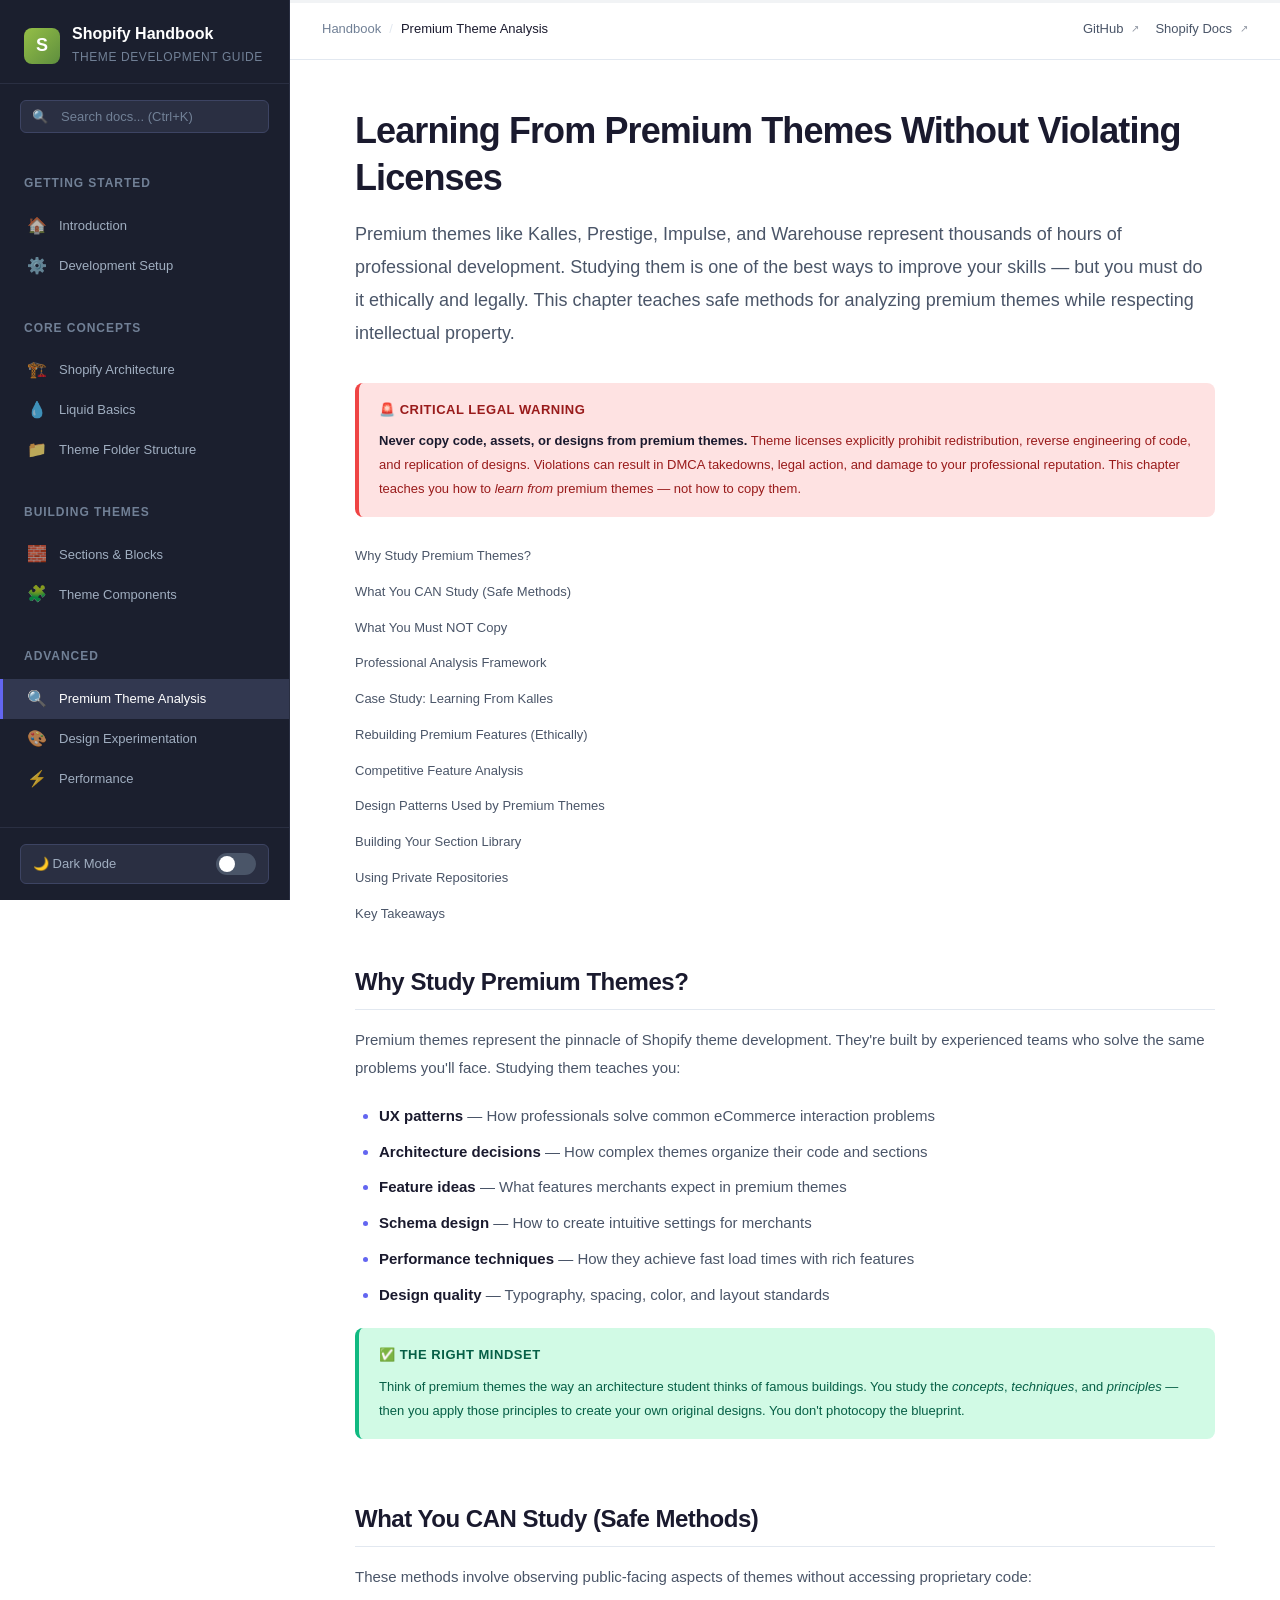
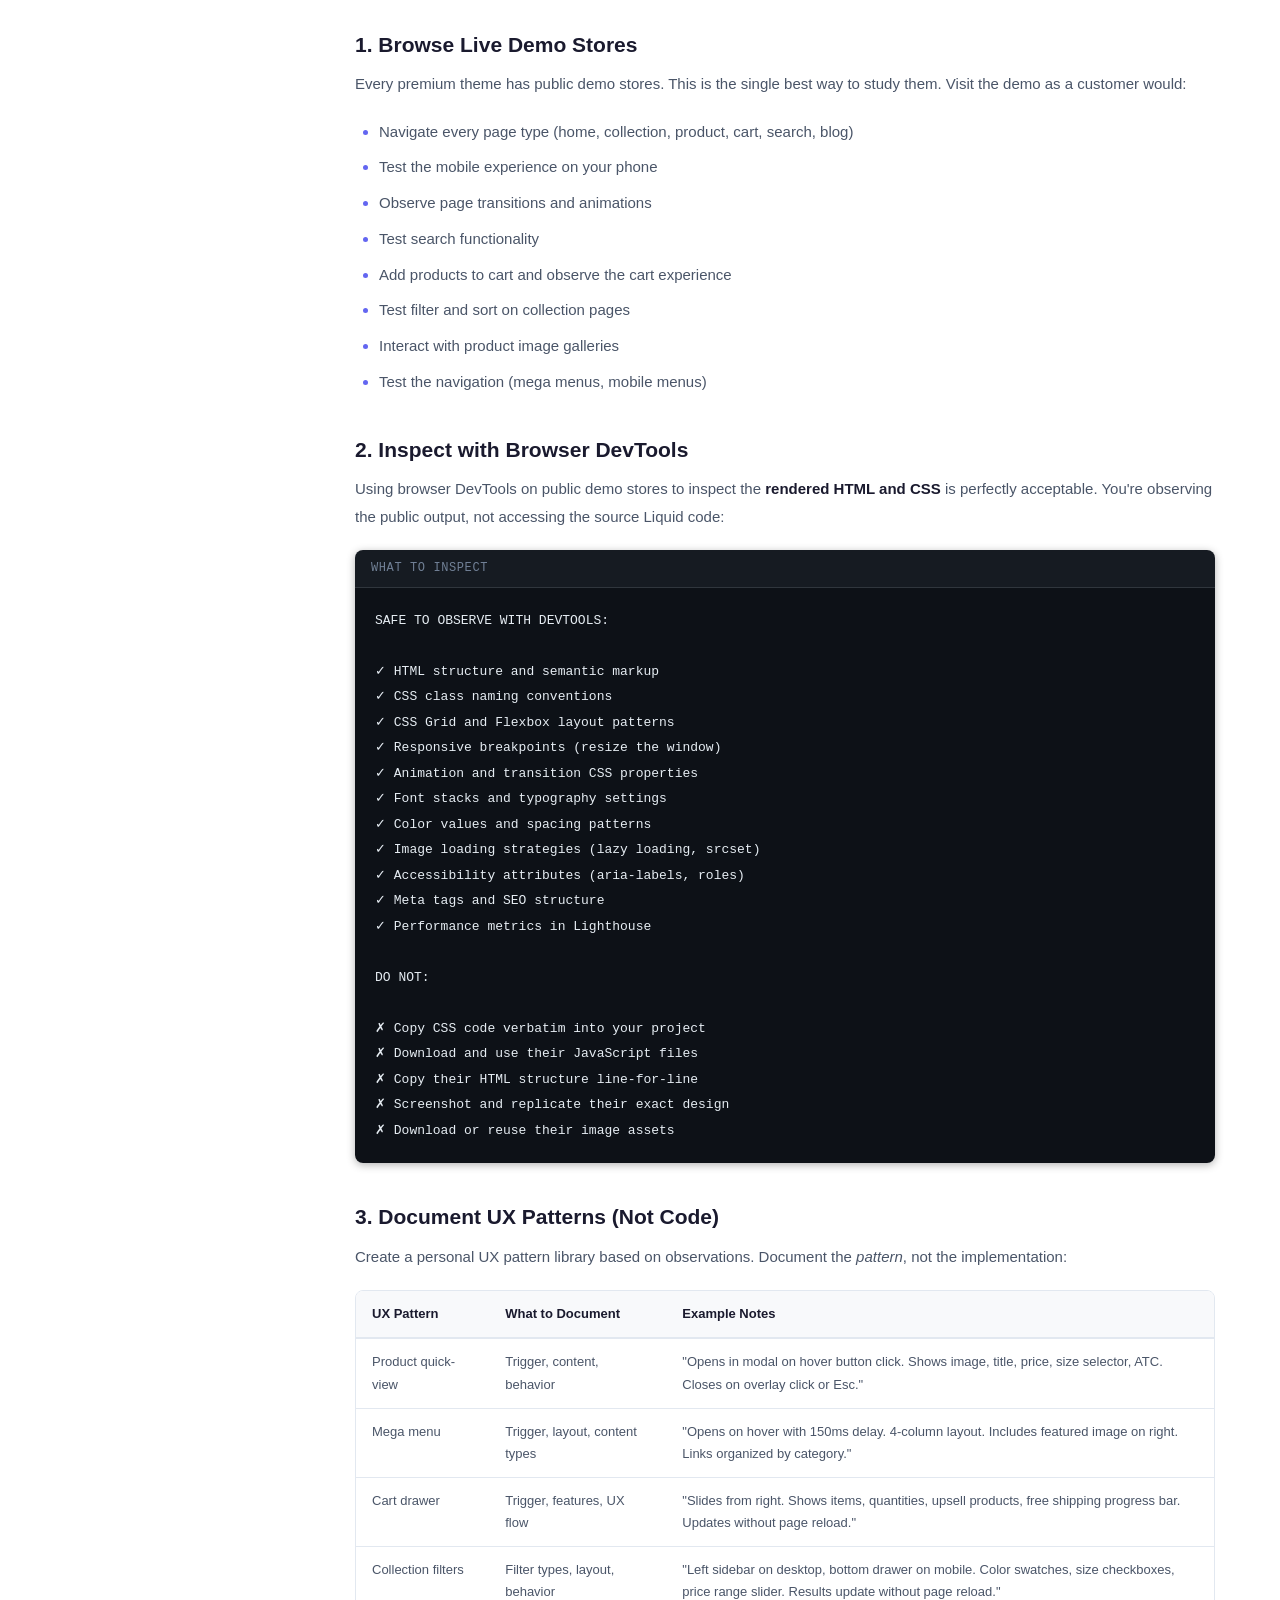
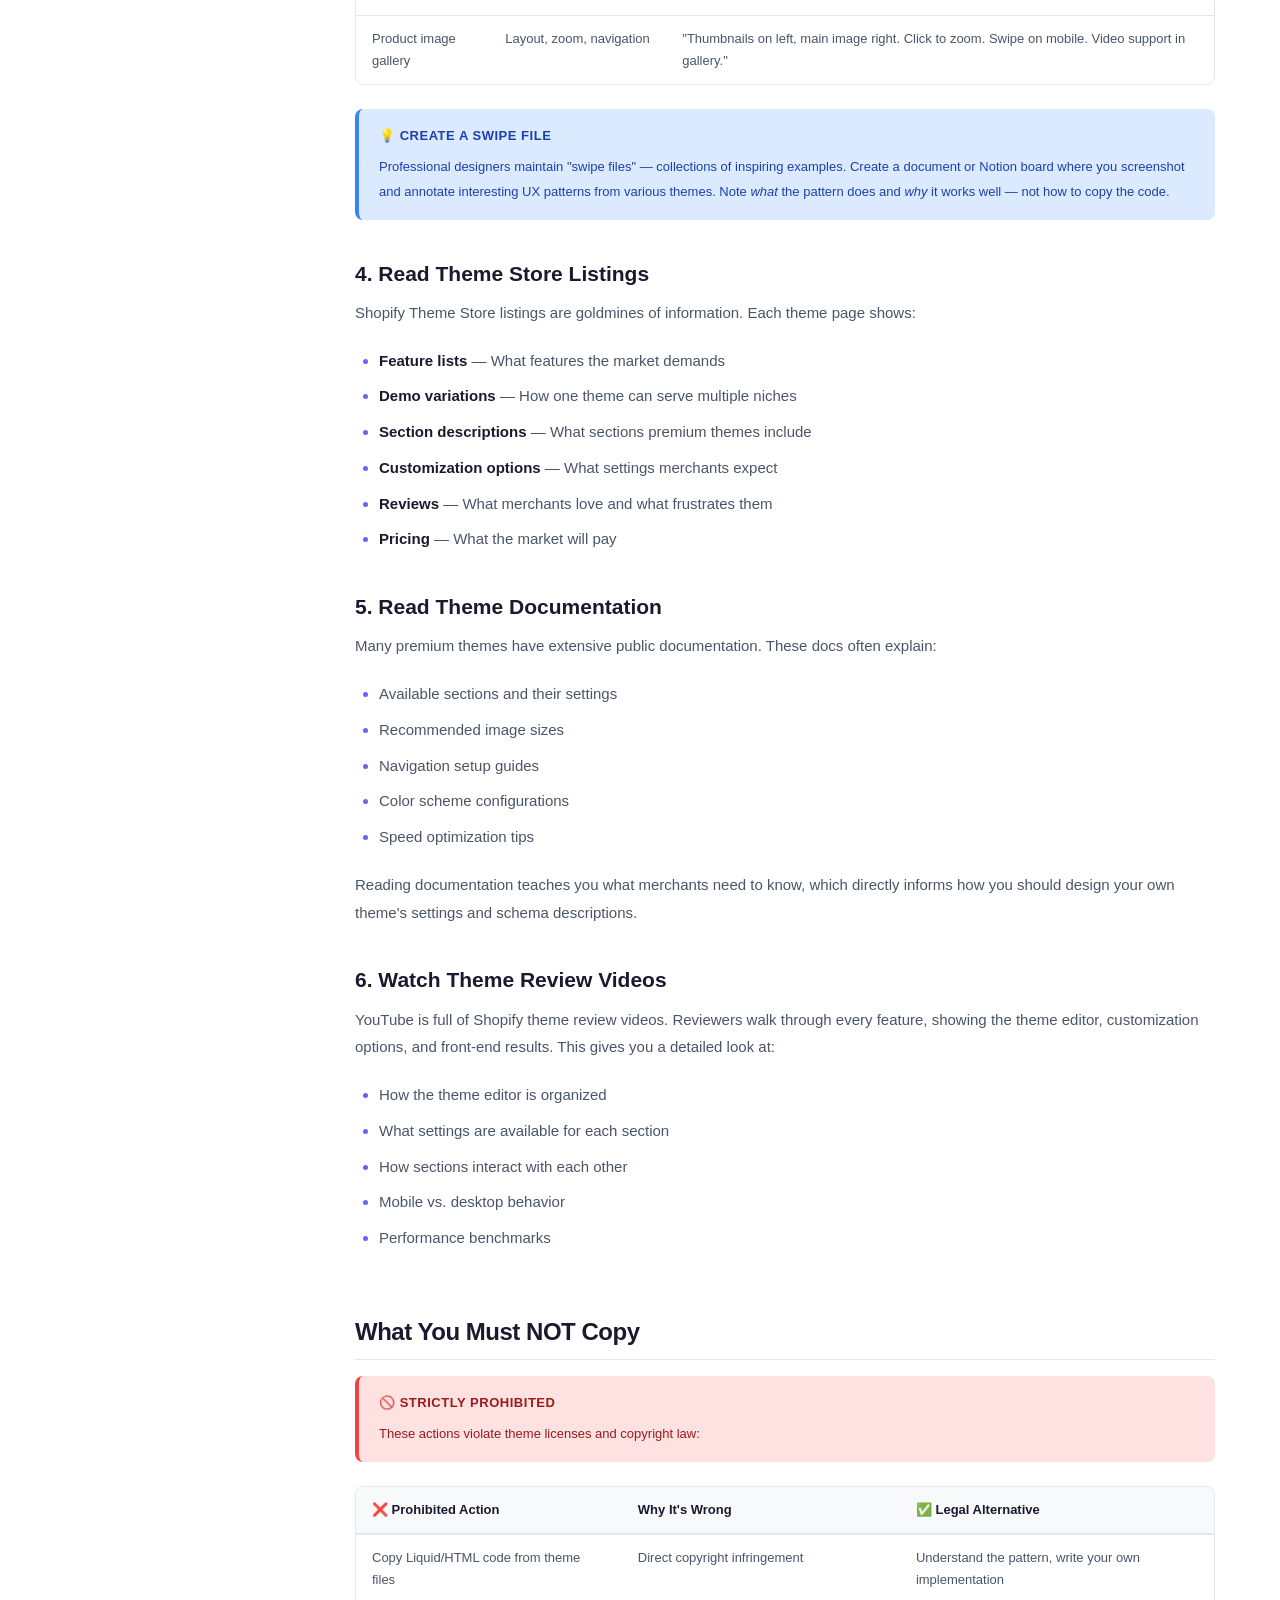
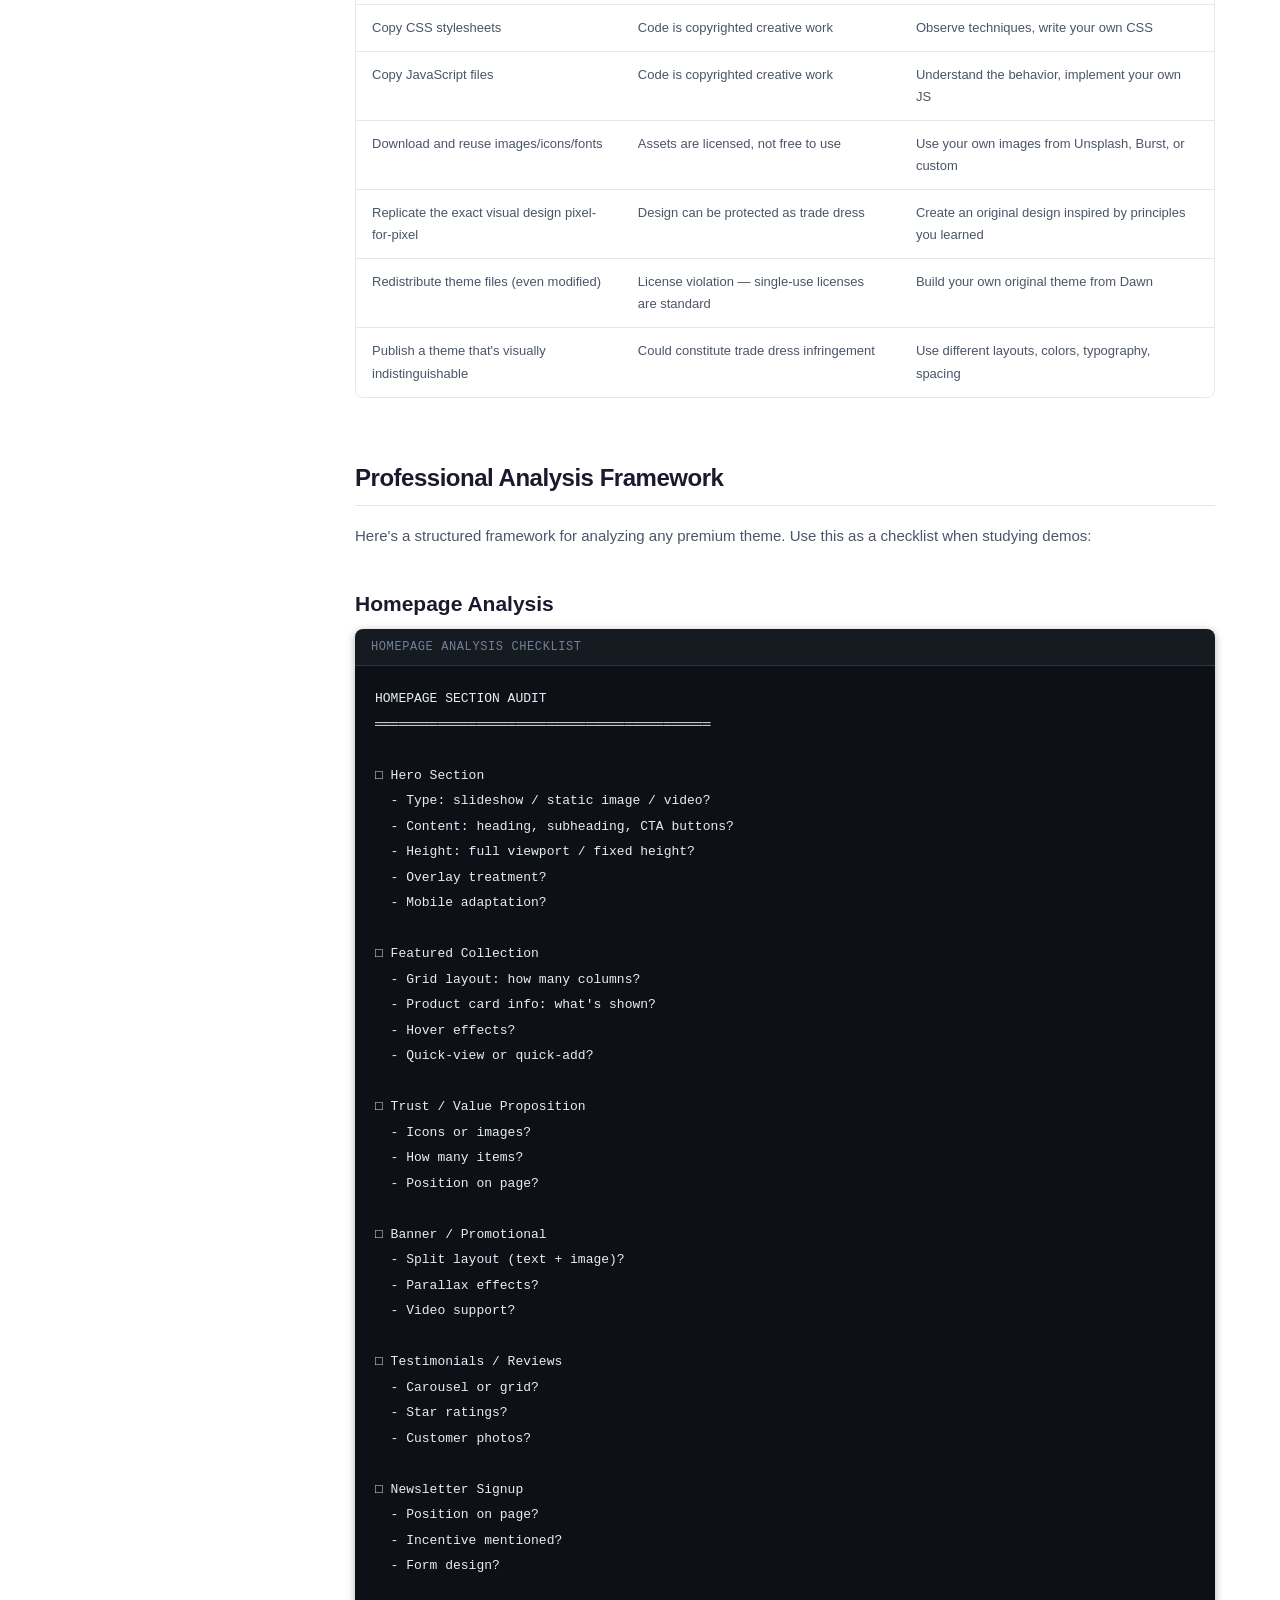
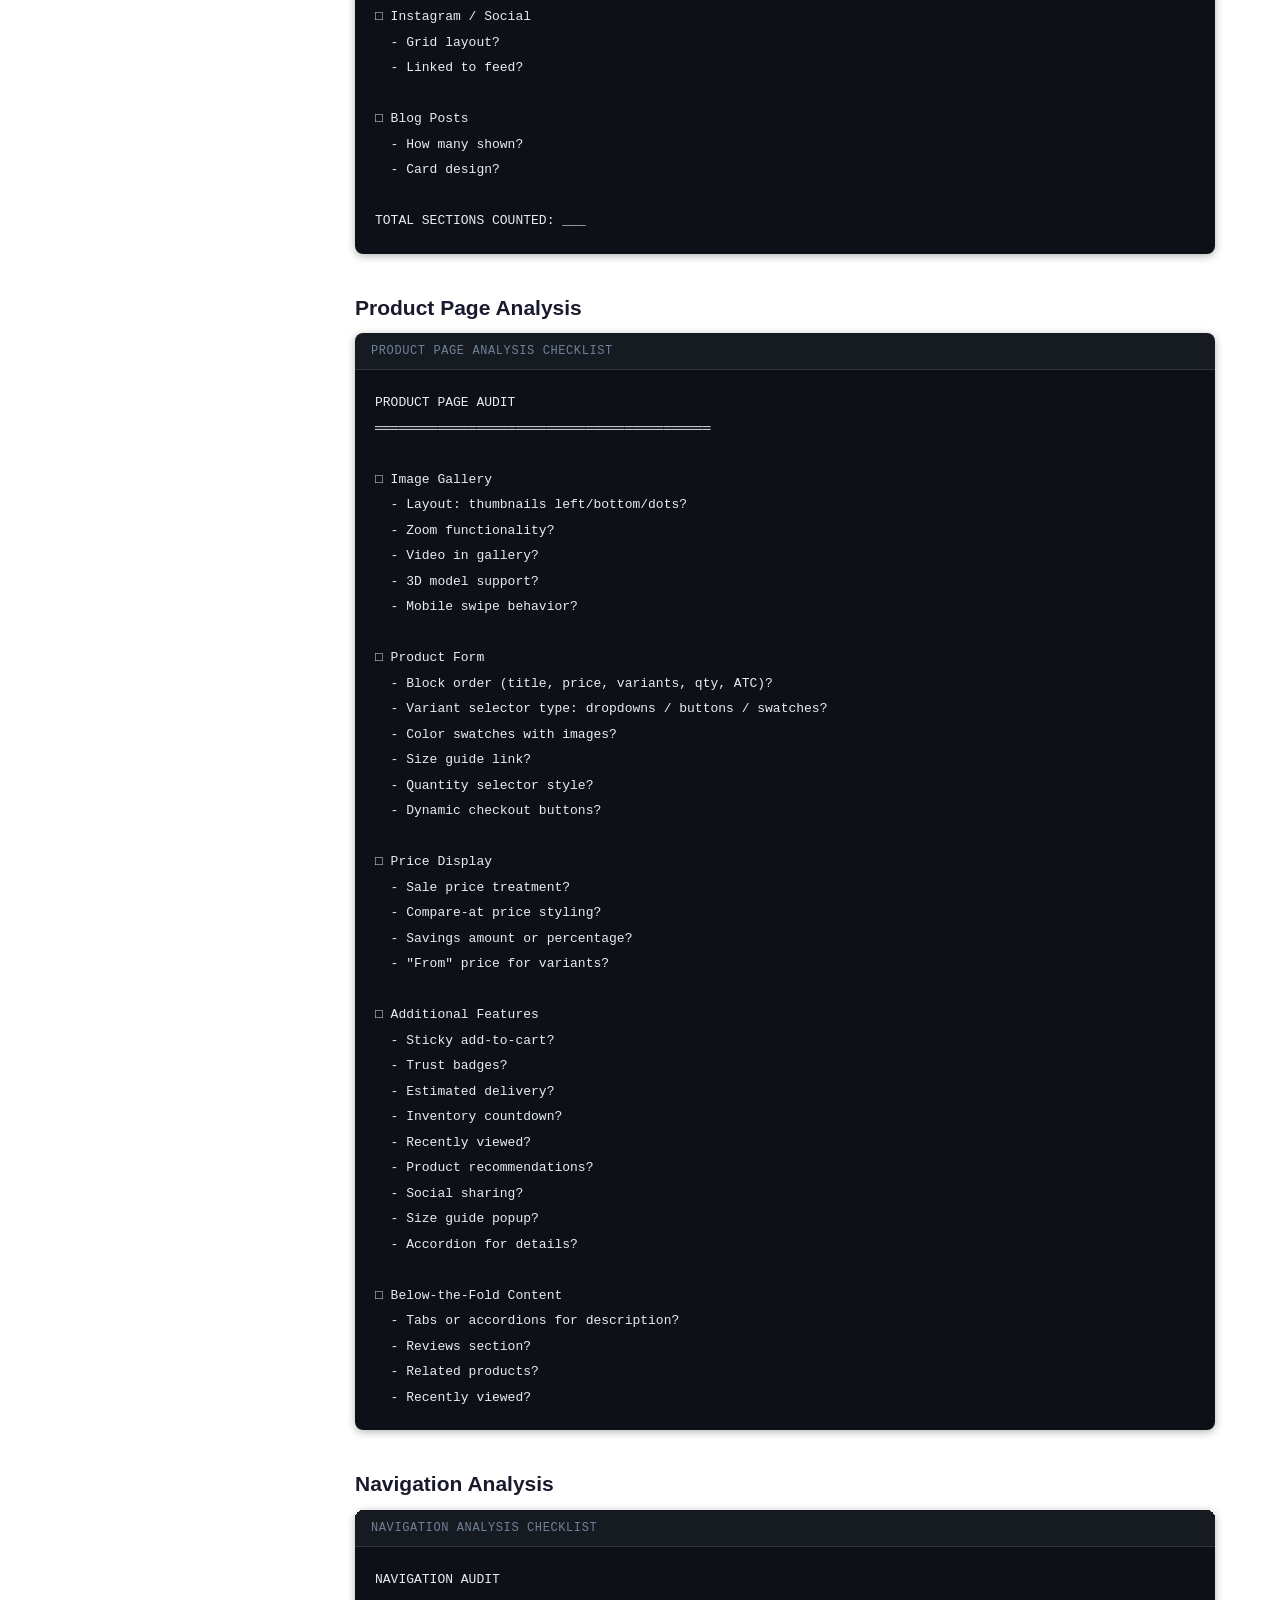
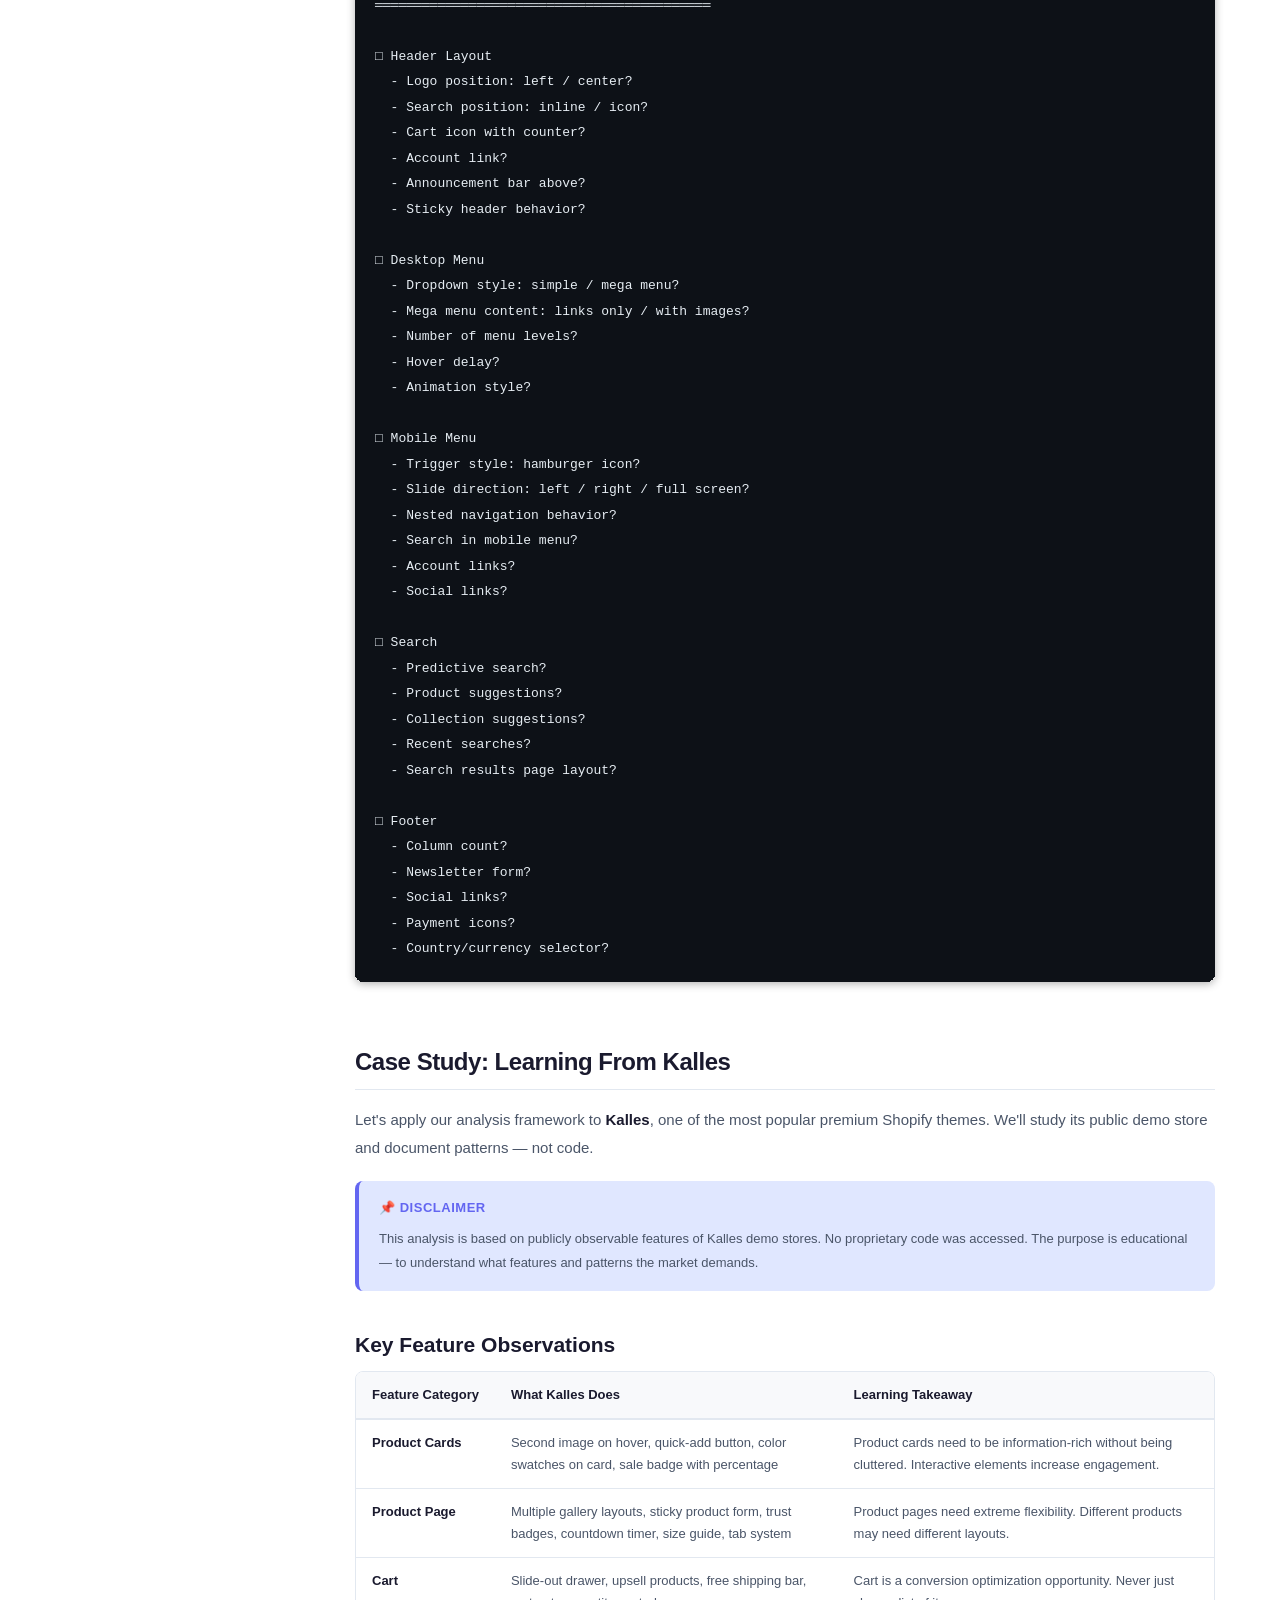
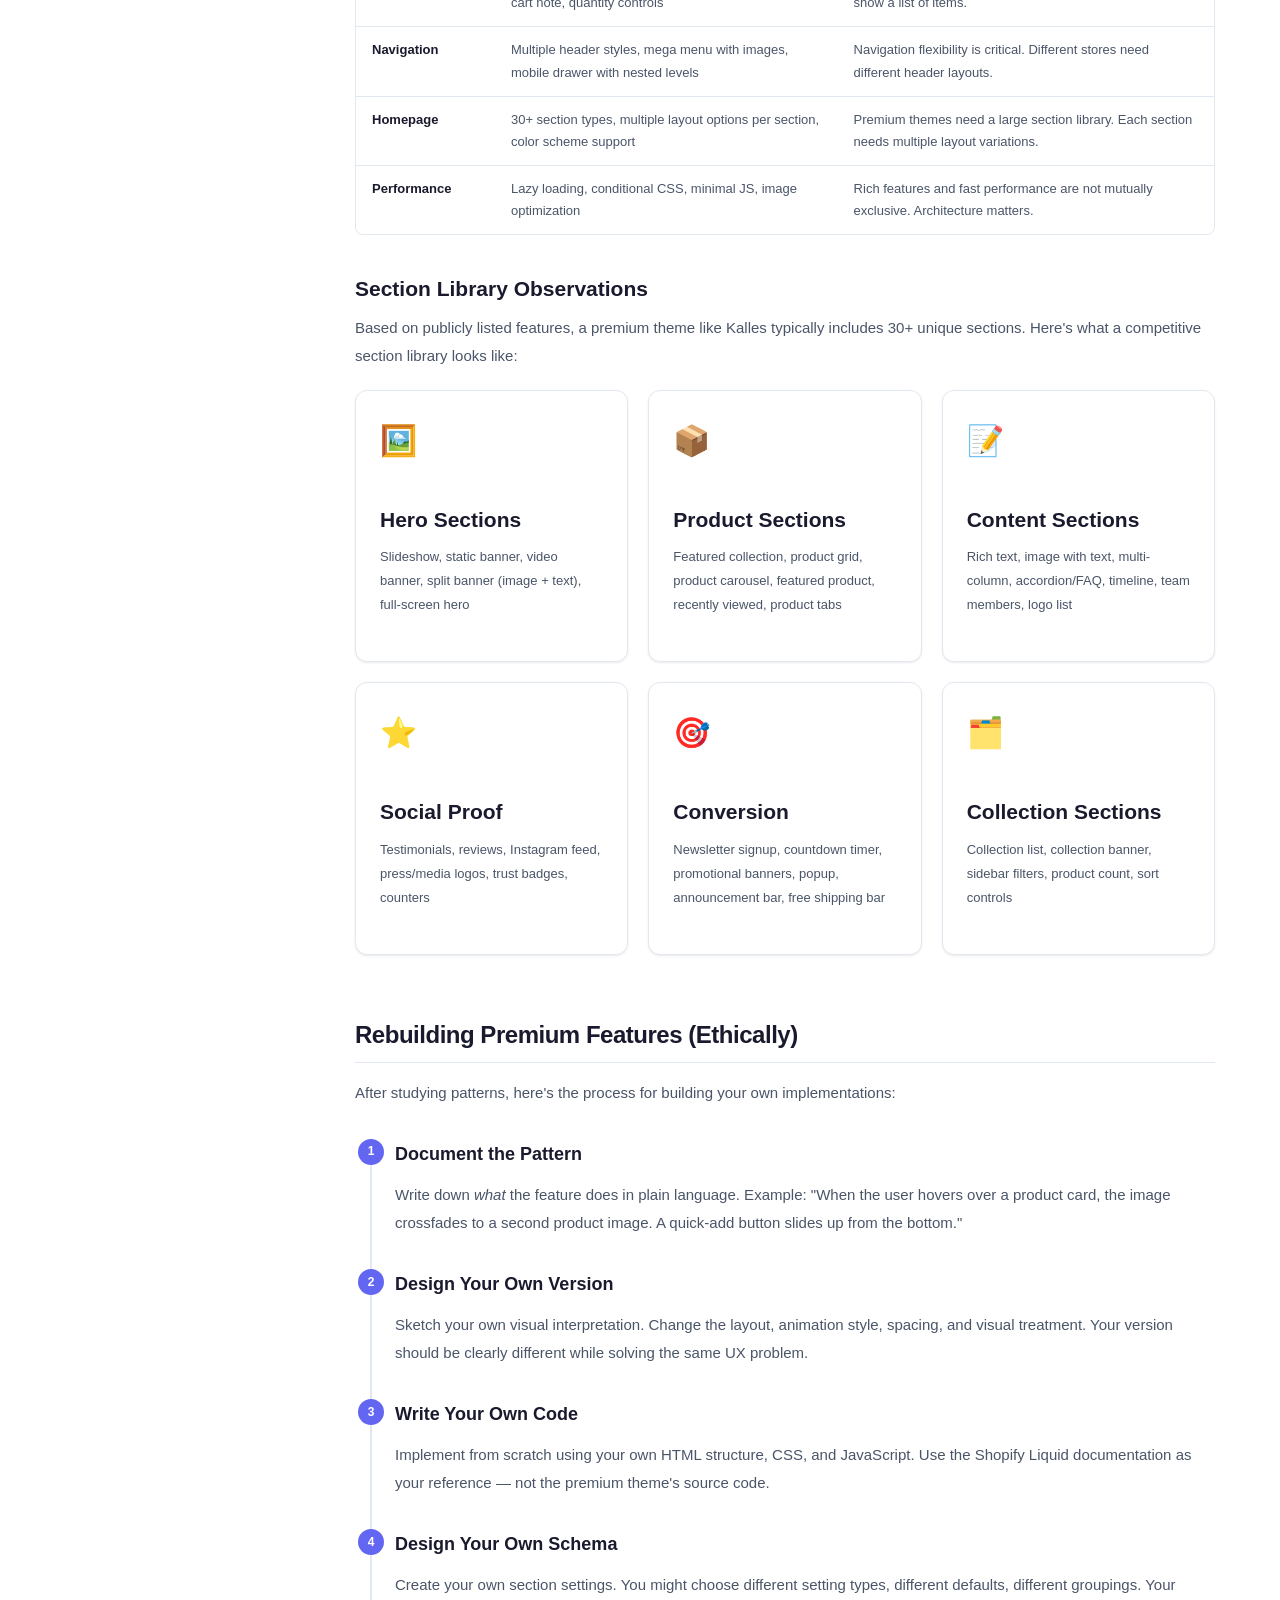
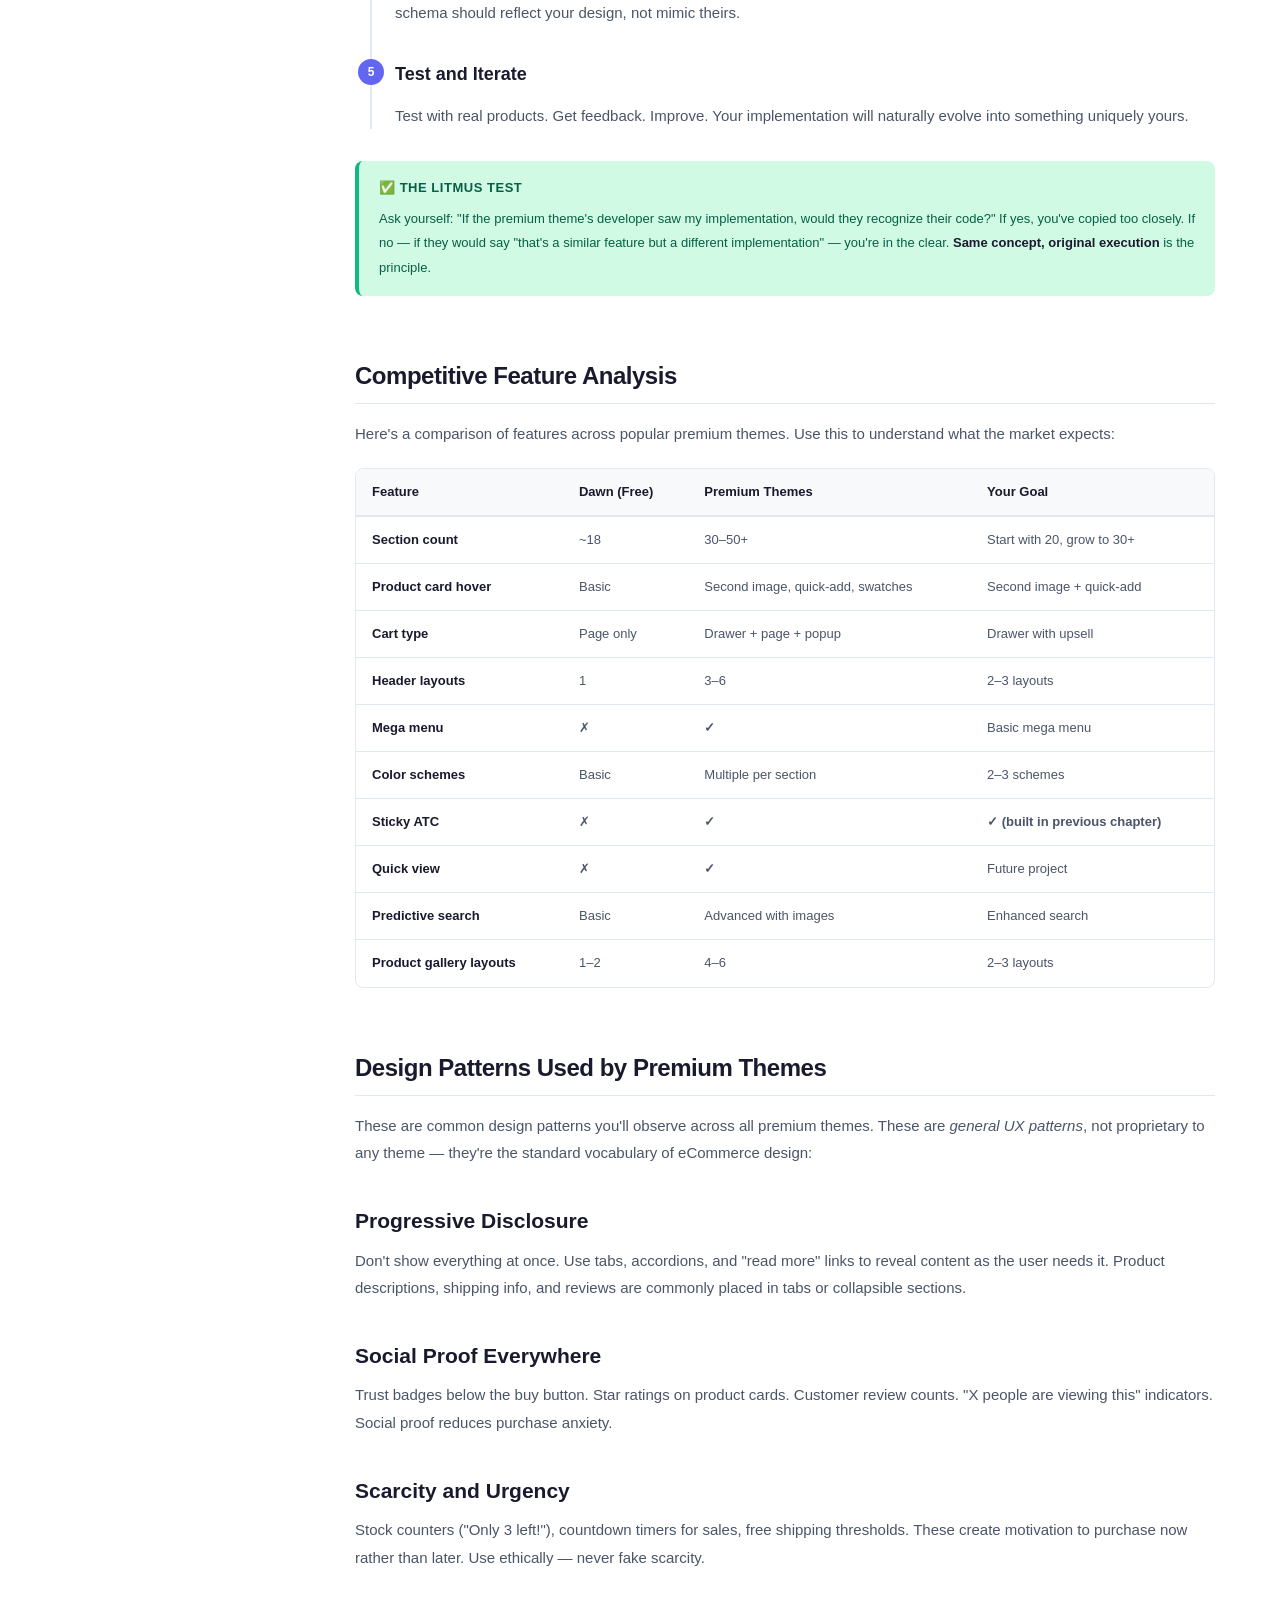
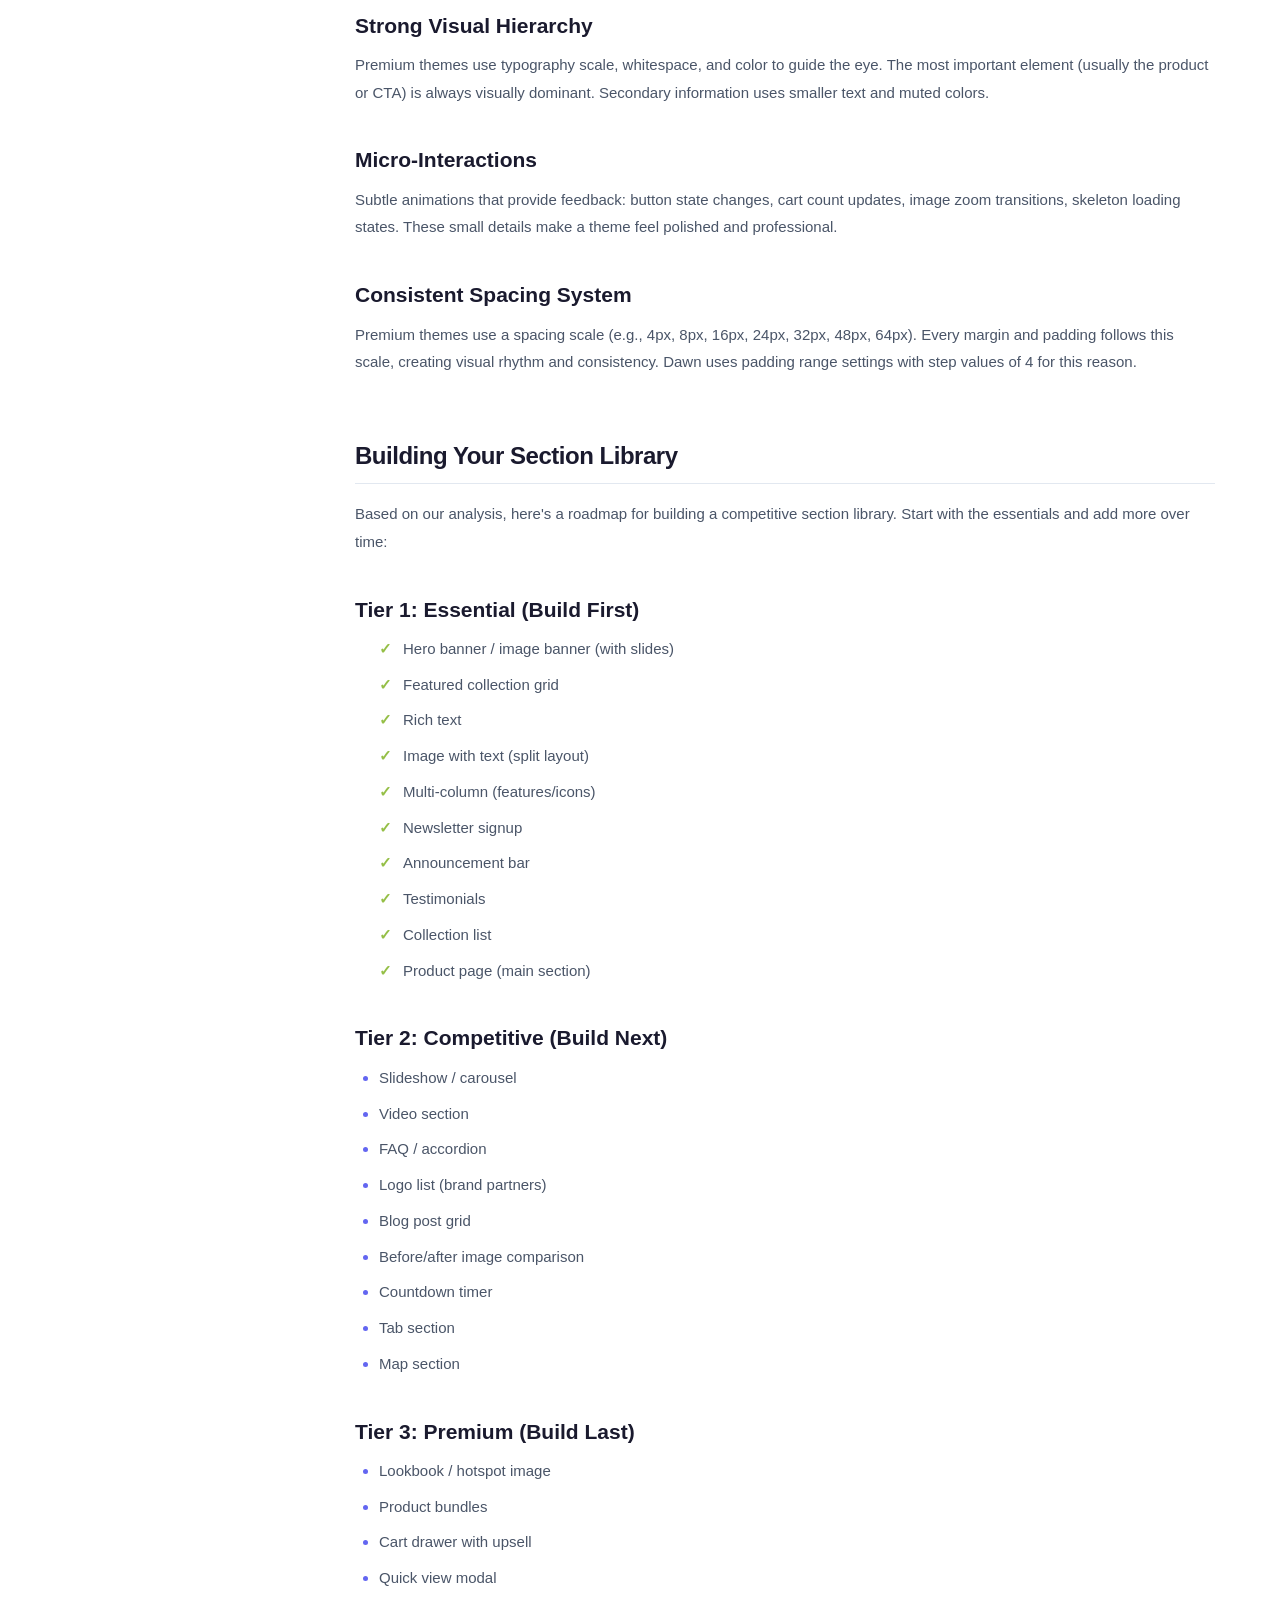
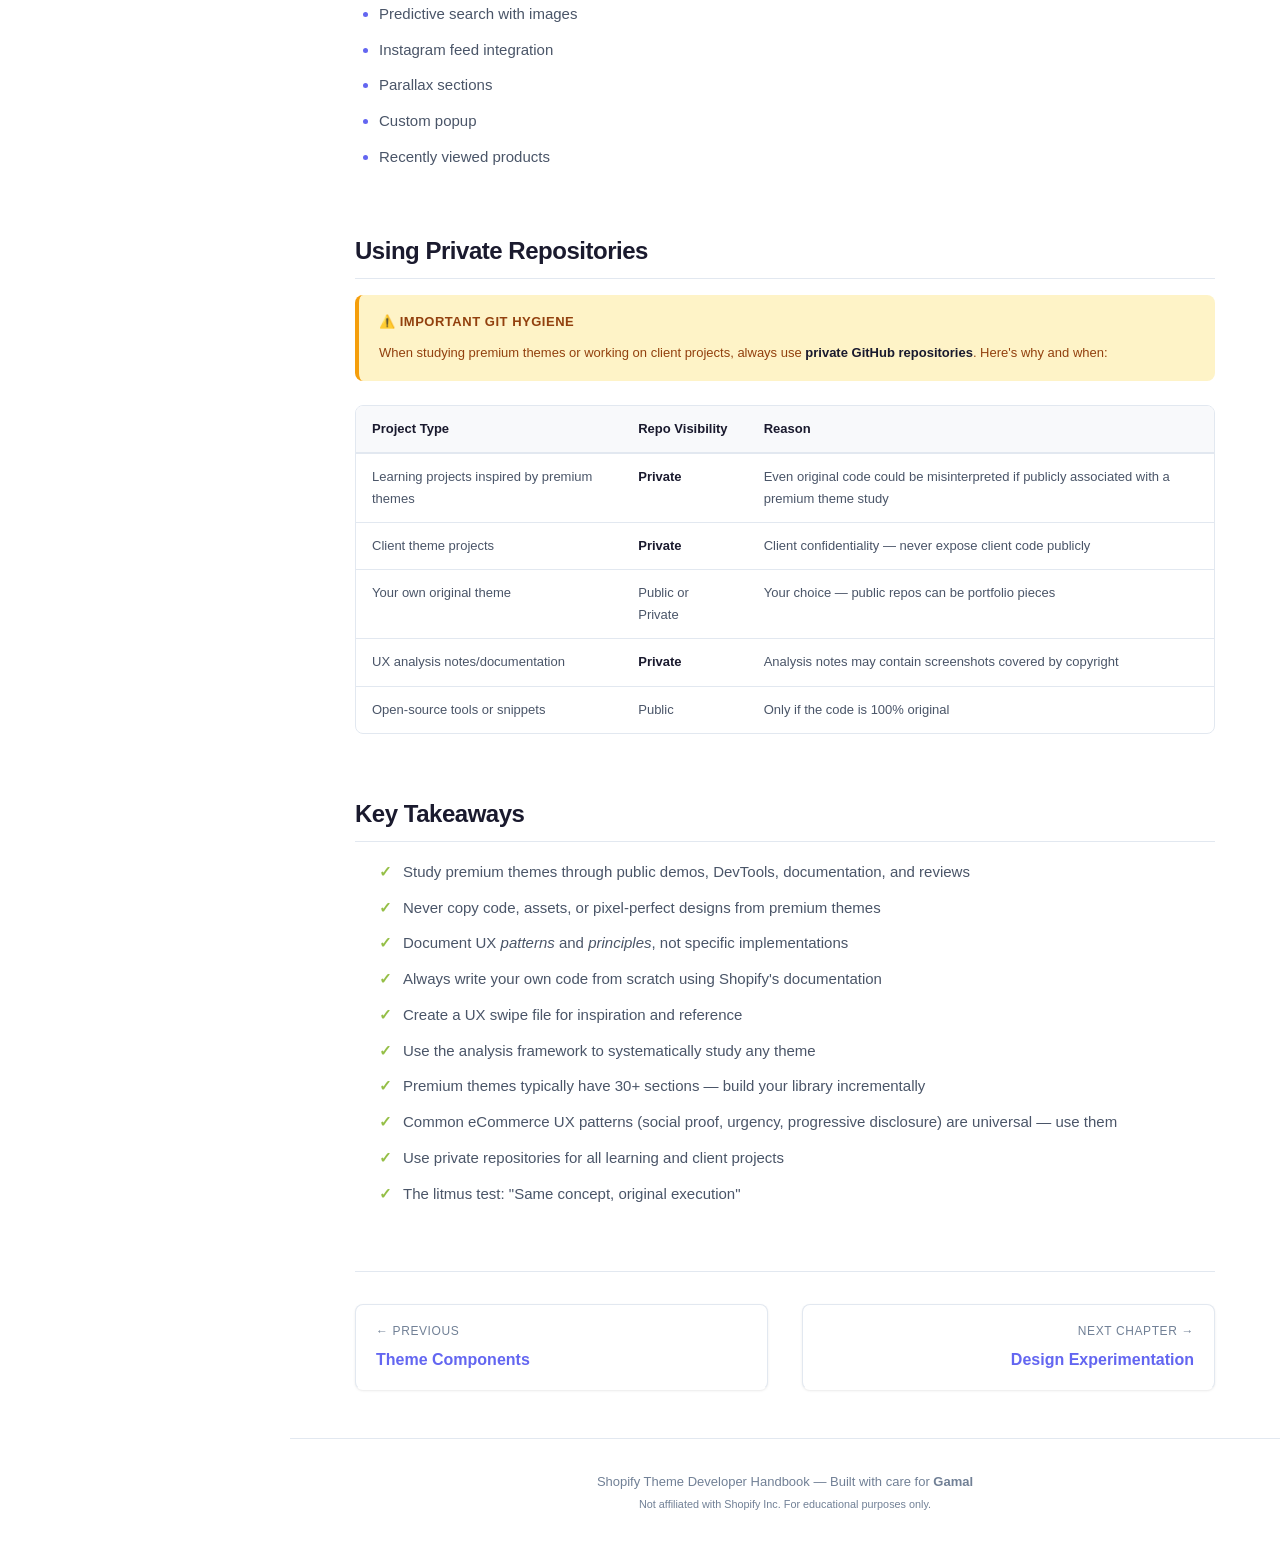
<file: premium-theme-analysis.html>
<!DOCTYPE html>
<html lang="en" data-theme="light">
<head>
  <meta charset="UTF-8">
  <meta name="viewport" content="width=device-width, initial-scale=1.0">
  <meta name="description" content="Learn ethical methods for studying premium Shopify themes like Kalles — analyze UX patterns, architecture decisions, and design techniques without violating licenses">
  <title>Premium Theme Analysis — Shopify Theme Developer Handbook</title>
  <link rel="stylesheet" href="assets/css/style.css">
  <script defer src="assets/js/script.js"></script>
</head>
<body>

  <div class="progress-bar">
    <div class="progress-bar-fill"></div>
  </div>

  <div class="doc-layout">

    <!-- SIDEBAR -->
    <aside class="sidebar" role="navigation" aria-label="Main navigation">
      <div class="sidebar-brand">
        <a href="index.html" class="sidebar-brand-link">
          <div class="sidebar-brand-icon">S</div>
          <div class="sidebar-brand-text">
            <span class="sidebar-brand-title">Shopify Handbook</span>
            <span class="sidebar-brand-subtitle">Theme Development Guide</span>
          </div>
        </a>
      </div>
      <div class="sidebar-search">
        <div class="sidebar-search-wrapper">
          <span class="sidebar-search-icon">🔍</span>
          <input type="text" class="sidebar-search-input" placeholder="Search docs... (Ctrl+K)" aria-label="Search documentation">
        </div>
      </div>
      <nav class="sidebar-nav">
        <div class="sidebar-nav-group">
          <div class="sidebar-nav-group-title">Getting Started</div>
          <ul class="sidebar-nav-list">
            <li class="sidebar-nav-item"><a href="index.html" class="sidebar-nav-link"><span class="sidebar-nav-link-icon">🏠</span> Introduction</a></li>
            <li class="sidebar-nav-item"><a href="setup.html" class="sidebar-nav-link"><span class="sidebar-nav-link-icon">⚙️</span> Development Setup</a></li>
          </ul>
        </div>
        <div class="sidebar-nav-group">
          <div class="sidebar-nav-group-title">Core Concepts</div>
          <ul class="sidebar-nav-list">
            <li class="sidebar-nav-item"><a href="shopify-architecture.html" class="sidebar-nav-link"><span class="sidebar-nav-link-icon">🏗️</span> Shopify Architecture</a></li>
            <li class="sidebar-nav-item"><a href="liquid-basics.html" class="sidebar-nav-link"><span class="sidebar-nav-link-icon">💧</span> Liquid Basics</a></li>
            <li class="sidebar-nav-item"><a href="theme-structure.html" class="sidebar-nav-link"><span class="sidebar-nav-link-icon">📁</span> Theme Folder Structure</a></li>
          </ul>
        </div>
        <div class="sidebar-nav-group">
          <div class="sidebar-nav-group-title">Building Themes</div>
          <ul class="sidebar-nav-list">
            <li class="sidebar-nav-item"><a href="sections-and-blocks.html" class="sidebar-nav-link"><span class="sidebar-nav-link-icon">🧱</span> Sections &amp; Blocks</a></li>
            <li class="sidebar-nav-item"><a href="theme-components.html" class="sidebar-nav-link"><span class="sidebar-nav-link-icon">🧩</span> Theme Components</a></li>
          </ul>
        </div>
        <div class="sidebar-nav-group">
          <div class="sidebar-nav-group-title">Advanced</div>
          <ul class="sidebar-nav-list">
            <li class="sidebar-nav-item"><a href="premium-theme-analysis.html" class="sidebar-nav-link active"><span class="sidebar-nav-link-icon">🔍</span> Premium Theme Analysis</a></li>
            <li class="sidebar-nav-item"><a href="design-experiments.html" class="sidebar-nav-link"><span class="sidebar-nav-link-icon">🎨</span> Design Experimentation</a></li>
            <li class="sidebar-nav-item"><a href="performance.html" class="sidebar-nav-link"><span class="sidebar-nav-link-icon">⚡</span> Performance</a></li>
          </ul>
        </div>
        <div class="sidebar-nav-group">
          <div class="sidebar-nav-group-title">Production</div>
          <ul class="sidebar-nav-list">
            <li class="sidebar-nav-item"><a href="deployment.html" class="sidebar-nav-link"><span class="sidebar-nav-link-icon">🚀</span> Deployment</a></li>
            <li class="sidebar-nav-item"><a href="freelancing.html" class="sidebar-nav-link"><span class="sidebar-nav-link-icon">💼</span> Freelance Strategy</a></li>
          </ul>
        </div>
      </nav>
      <div class="sidebar-footer">
        <div class="sidebar-theme-toggle" role="button" tabindex="0" aria-label="Toggle dark mode">
          <span class="sidebar-theme-toggle-label">🌙 Dark Mode</span>
          <div class="theme-toggle-switch"></div>
        </div>
      </div>
    </aside>

    <div class="sidebar-overlay"></div>

    <!-- MAIN CONTENT -->
    <main class="main-wrapper">

      <header class="top-header">
        <div class="top-header-left">
          <button class="mobile-menu-btn" aria-label="Toggle menu" aria-expanded="false">☰</button>
          <div class="breadcrumbs">
            <a href="index.html">Handbook</a>
            <span class="breadcrumbs-separator">/</span>
            <span class="breadcrumbs-current">Premium Theme Analysis</span>
          </div>
        </div>
        <div class="top-header-right">
          <a href="https://github.com" class="header-link" target="_blank" rel="noopener noreferrer"><span>GitHub</span></a>
          <a href="https://shopify.dev" class="header-link" target="_blank" rel="noopener noreferrer"><span>Shopify Docs</span></a>
        </div>
      </header>

      <div class="content-container">
        <div class="content">

          <h1>Learning From Premium Themes Without Violating Licenses</h1>
          <p class="lead">
            Premium themes like Kalles, Prestige, Impulse, and Warehouse represent thousands of
            hours of professional development. Studying them is one of the best ways to improve
            your skills — but you must do it ethically and legally. This chapter teaches safe
            methods for analyzing premium themes while respecting intellectual property.
          </p>

          <div class="callout callout-danger">
            <div class="callout-title">🚨 Critical Legal Warning</div>
            <p>
              <strong>Never copy code, assets, or designs from premium themes.</strong> Theme
              licenses explicitly prohibit redistribution, reverse engineering of code, and
              replication of designs. Violations can result in DMCA takedowns, legal action,
              and damage to your professional reputation. This chapter teaches you how to
              <em>learn from</em> premium themes — not how to copy them.
            </p>
          </div>

          <div id="table-of-contents" style="margin-bottom: var(--space-8);"></div>

          <!-- ====================================================== -->
          <h2 id="why-study">Why Study Premium Themes?</h2>

          <p>
            Premium themes represent the pinnacle of Shopify theme development. They're built
            by experienced teams who solve the same problems you'll face. Studying them teaches
            you:
          </p>

          <ul>
            <li><strong>UX patterns</strong> — How professionals solve common eCommerce interaction problems</li>
            <li><strong>Architecture decisions</strong> — How complex themes organize their code and sections</li>
            <li><strong>Feature ideas</strong> — What features merchants expect in premium themes</li>
            <li><strong>Schema design</strong> — How to create intuitive settings for merchants</li>
            <li><strong>Performance techniques</strong> — How they achieve fast load times with rich features</li>
            <li><strong>Design quality</strong> — Typography, spacing, color, and layout standards</li>
          </ul>

          <div class="callout callout-success">
            <div class="callout-title">✅ The Right Mindset</div>
            <p>
              Think of premium themes the way an architecture student thinks of famous buildings.
              You study the <em>concepts</em>, <em>techniques</em>, and <em>principles</em> — 
              then you apply those principles to create your own original designs. You don't
              photocopy the blueprint.
            </p>
          </div>

          <!-- ====================================================== -->
          <h2 id="what-can-study">What You CAN Study (Safe Methods)</h2>

          <p>
            These methods involve observing public-facing aspects of themes without accessing
            proprietary code:
          </p>

          <h3 id="study-demos">1. Browse Live Demo Stores</h3>

          <p>
            Every premium theme has public demo stores. This is the single best way to study
            them. Visit the demo as a customer would:
          </p>

          <ul>
            <li>Navigate every page type (home, collection, product, cart, search, blog)</li>
            <li>Test the mobile experience on your phone</li>
            <li>Observe page transitions and animations</li>
            <li>Test search functionality</li>
            <li>Add products to cart and observe the cart experience</li>
            <li>Test filter and sort on collection pages</li>
            <li>Interact with product image galleries</li>
            <li>Test the navigation (mega menus, mobile menus)</li>
          </ul>

          <h3 id="study-devtools">2. Inspect with Browser DevTools</h3>

          <p>
            Using browser DevTools on public demo stores to inspect the <strong>rendered HTML
            and CSS</strong> is perfectly acceptable. You're observing the public output, not
            accessing the source Liquid code:
          </p>

          <div class="code-block">
            <div class="code-block-header">
              <span class="code-block-lang">What to Inspect</span>
            </div>
            <pre><code>SAFE TO OBSERVE WITH DEVTOOLS:

✓ HTML structure and semantic markup
✓ CSS class naming conventions
✓ CSS Grid and Flexbox layout patterns
✓ Responsive breakpoints (resize the window)
✓ Animation and transition CSS properties
✓ Font stacks and typography settings
✓ Color values and spacing patterns
✓ Image loading strategies (lazy loading, srcset)
✓ Accessibility attributes (aria-labels, roles)
✓ Meta tags and SEO structure
✓ Performance metrics in Lighthouse

DO NOT:

✗ Copy CSS code verbatim into your project
✗ Download and use their JavaScript files
✗ Copy their HTML structure line-for-line
✗ Screenshot and replicate their exact design
✗ Download or reuse their image assets</code></pre>
          </div>

          <h3 id="study-ux-patterns">3. Document UX Patterns (Not Code)</h3>

          <p>
            Create a personal UX pattern library based on observations. Document the <em>pattern</em>,
            not the implementation:
          </p>

          <div class="table-wrapper">
            <table>
              <thead>
                <tr>
                  <th>UX Pattern</th>
                  <th>What to Document</th>
                  <th>Example Notes</th>
                </tr>
              </thead>
              <tbody>
                <tr>
                  <td>Product quick-view</td>
                  <td>Trigger, content, behavior</td>
                  <td>"Opens in modal on hover button click. Shows image, title, price, size selector, ATC. Closes on overlay click or Esc."</td>
                </tr>
                <tr>
                  <td>Mega menu</td>
                  <td>Trigger, layout, content types</td>
                  <td>"Opens on hover with 150ms delay. 4-column layout. Includes featured image on right. Links organized by category."</td>
                </tr>
                <tr>
                  <td>Cart drawer</td>
                  <td>Trigger, features, UX flow</td>
                  <td>"Slides from right. Shows items, quantities, upsell products, free shipping progress bar. Updates without page reload."</td>
                </tr>
                <tr>
                  <td>Collection filters</td>
                  <td>Filter types, layout, behavior</td>
                  <td>"Left sidebar on desktop, bottom drawer on mobile. Color swatches, size checkboxes, price range slider. Results update without page reload."</td>
                </tr>
                <tr>
                  <td>Product image gallery</td>
                  <td>Layout, zoom, navigation</td>
                  <td>"Thumbnails on left, main image right. Click to zoom. Swipe on mobile. Video support in gallery."</td>
                </tr>
              </tbody>
            </table>
          </div>

          <div class="callout callout-tip">
            <div class="callout-title">💡 Create a Swipe File</div>
            <p>
              Professional designers maintain "swipe files" — collections of inspiring examples.
              Create a document or Notion board where you screenshot and annotate interesting
              UX patterns from various themes. Note <em>what</em> the pattern does and <em>why</em>
              it works well — not how to copy the code.
            </p>
          </div>

          <h3 id="study-theme-store">4. Read Theme Store Listings</h3>

          <p>
            Shopify Theme Store listings are goldmines of information. Each theme page shows:
          </p>

          <ul>
            <li><strong>Feature lists</strong> — What features the market demands</li>
            <li><strong>Demo variations</strong> — How one theme can serve multiple niches</li>
            <li><strong>Section descriptions</strong> — What sections premium themes include</li>
            <li><strong>Customization options</strong> — What settings merchants expect</li>
            <li><strong>Reviews</strong> — What merchants love and what frustrates them</li>
            <li><strong>Pricing</strong> — What the market will pay</li>
          </ul>

          <h3 id="study-docs">5. Read Theme Documentation</h3>

          <p>
            Many premium themes have extensive public documentation. These docs often explain:
          </p>

          <ul>
            <li>Available sections and their settings</li>
            <li>Recommended image sizes</li>
            <li>Navigation setup guides</li>
            <li>Color scheme configurations</li>
            <li>Speed optimization tips</li>
          </ul>

          <p>
            Reading documentation teaches you what merchants need to know, which directly
            informs how you should design your own theme's settings and schema descriptions.
          </p>

          <h3 id="study-youtube">6. Watch Theme Review Videos</h3>

          <p>
            YouTube is full of Shopify theme review videos. Reviewers walk through every
            feature, showing the theme editor, customization options, and front-end results.
            This gives you a detailed look at:
          </p>

          <ul>
            <li>How the theme editor is organized</li>
            <li>What settings are available for each section</li>
            <li>How sections interact with each other</li>
            <li>Mobile vs. desktop behavior</li>
            <li>Performance benchmarks</li>
          </ul>

          <!-- ====================================================== -->
          <h2 id="what-cannot-copy">What You Must NOT Copy</h2>

          <div class="callout callout-danger">
            <div class="callout-title">🚫 Strictly Prohibited</div>
            <p>These actions violate theme licenses and copyright law:</p>
          </div>

          <div class="table-wrapper">
            <table>
              <thead>
                <tr>
                  <th>❌ Prohibited Action</th>
                  <th>Why It's Wrong</th>
                  <th>✅ Legal Alternative</th>
                </tr>
              </thead>
              <tbody>
                <tr>
                  <td>Copy Liquid/HTML code from theme files</td>
                  <td>Direct copyright infringement</td>
                  <td>Understand the pattern, write your own implementation</td>
                </tr>
                <tr>
                  <td>Copy CSS stylesheets</td>
                  <td>Code is copyrighted creative work</td>
                  <td>Observe techniques, write your own CSS</td>
                </tr>
                <tr>
                  <td>Copy JavaScript files</td>
                  <td>Code is copyrighted creative work</td>
                  <td>Understand the behavior, implement your own JS</td>
                </tr>
                <tr>
                  <td>Download and reuse images/icons/fonts</td>
                  <td>Assets are licensed, not free to use</td>
                  <td>Use your own images from Unsplash, Burst, or custom</td>
                </tr>
                <tr>
                  <td>Replicate the exact visual design pixel-for-pixel</td>
                  <td>Design can be protected as trade dress</td>
                  <td>Create an original design inspired by principles you learned</td>
                </tr>
                <tr>
                  <td>Redistribute theme files (even modified)</td>
                  <td>License violation — single-use licenses are standard</td>
                  <td>Build your own original theme from Dawn</td>
                </tr>
                <tr>
                  <td>Publish a theme that's visually indistinguishable</td>
                  <td>Could constitute trade dress infringement</td>
                  <td>Use different layouts, colors, typography, spacing</td>
                </tr>
              </tbody>
            </table>
          </div>

          <!-- ====================================================== -->
          <h2 id="analysis-framework">Professional Analysis Framework</h2>

          <p>
            Here's a structured framework for analyzing any premium theme. Use this as a
            checklist when studying demos:
          </p>

          <h3 id="analyze-homepage">Homepage Analysis</h3>

          <div class="code-block">
            <div class="code-block-header">
              <span class="code-block-lang">Homepage Analysis Checklist</span>
            </div>
            <pre><code>HOMEPAGE SECTION AUDIT
═══════════════════════════════════════════

□ Hero Section
  - Type: slideshow / static image / video?
  - Content: heading, subheading, CTA buttons?
  - Height: full viewport / fixed height?
  - Overlay treatment?
  - Mobile adaptation?

□ Featured Collection
  - Grid layout: how many columns?
  - Product card info: what's shown?
  - Hover effects?
  - Quick-view or quick-add?

□ Trust / Value Proposition
  - Icons or images?
  - How many items?
  - Position on page?

□ Banner / Promotional
  - Split layout (text + image)?
  - Parallax effects?
  - Video support?

□ Testimonials / Reviews
  - Carousel or grid?
  - Star ratings?
  - Customer photos?

□ Newsletter Signup
  - Position on page?
  - Incentive mentioned?
  - Form design?

□ Instagram / Social
  - Grid layout?
  - Linked to feed?

□ Blog Posts
  - How many shown?
  - Card design?

TOTAL SECTIONS COUNTED: ___</code></pre>
          </div>

          <h3 id="analyze-product">Product Page Analysis</h3>

          <div class="code-block">
            <div class="code-block-header">
              <span class="code-block-lang">Product Page Analysis Checklist</span>
            </div>
            <pre><code>PRODUCT PAGE AUDIT
═══════════════════════════════════════════

□ Image Gallery
  - Layout: thumbnails left/bottom/dots?
  - Zoom functionality?
  - Video in gallery?
  - 3D model support?
  - Mobile swipe behavior?

□ Product Form
  - Block order (title, price, variants, qty, ATC)?
  - Variant selector type: dropdowns / buttons / swatches?
  - Color swatches with images?
  - Size guide link?
  - Quantity selector style?
  - Dynamic checkout buttons?

□ Price Display
  - Sale price treatment?
  - Compare-at price styling?
  - Savings amount or percentage?
  - "From" price for variants?

□ Additional Features
  - Sticky add-to-cart?
  - Trust badges?
  - Estimated delivery?
  - Inventory countdown?
  - Recently viewed?
  - Product recommendations?
  - Social sharing?
  - Size guide popup?
  - Accordion for details?

□ Below-the-Fold Content
  - Tabs or accordions for description?
  - Reviews section?
  - Related products?
  - Recently viewed?</code></pre>
          </div>

          <h3 id="analyze-navigation">Navigation Analysis</h3>

          <div class="code-block">
            <div class="code-block-header">
              <span class="code-block-lang">Navigation Analysis Checklist</span>
            </div>
            <pre><code>NAVIGATION AUDIT
═══════════════════════════════════════════

□ Header Layout
  - Logo position: left / center?
  - Search position: inline / icon?
  - Cart icon with counter?
  - Account link?
  - Announcement bar above?
  - Sticky header behavior?

□ Desktop Menu
  - Dropdown style: simple / mega menu?
  - Mega menu content: links only / with images?
  - Number of menu levels?
  - Hover delay?
  - Animation style?

□ Mobile Menu
  - Trigger style: hamburger icon?
  - Slide direction: left / right / full screen?
  - Nested navigation behavior?
  - Search in mobile menu?
  - Account links?
  - Social links?

□ Search
  - Predictive search?
  - Product suggestions?
  - Collection suggestions?
  - Recent searches?
  - Search results page layout?

□ Footer
  - Column count?
  - Newsletter form?
  - Social links?
  - Payment icons?
  - Country/currency selector?</code></pre>
          </div>

          <!-- ====================================================== -->
          <h2 id="kalles-study">Case Study: Learning From Kalles</h2>

          <p>
            Let's apply our analysis framework to <strong>Kalles</strong>, one of the most
            popular premium Shopify themes. We'll study its public demo store and document
            patterns — not code.
          </p>

          <div class="callout callout-info">
            <div class="callout-title">📌 Disclaimer</div>
            <p>
              This analysis is based on publicly observable features of Kalles demo stores.
              No proprietary code was accessed. The purpose is educational — to understand
              what features and patterns the market demands.
            </p>
          </div>

          <h3 id="kalles-features">Key Feature Observations</h3>

          <div class="table-wrapper">
            <table>
              <thead>
                <tr>
                  <th>Feature Category</th>
                  <th>What Kalles Does</th>
                  <th>Learning Takeaway</th>
                </tr>
              </thead>
              <tbody>
                <tr>
                  <td><strong>Product Cards</strong></td>
                  <td>Second image on hover, quick-add button, color swatches on card, sale badge with percentage</td>
                  <td>Product cards need to be information-rich without being cluttered. Interactive elements increase engagement.</td>
                </tr>
                <tr>
                  <td><strong>Product Page</strong></td>
                  <td>Multiple gallery layouts, sticky product form, trust badges, countdown timer, size guide, tab system</td>
                  <td>Product pages need extreme flexibility. Different products may need different layouts.</td>
                </tr>
                <tr>
                  <td><strong>Cart</strong></td>
                  <td>Slide-out drawer, upsell products, free shipping bar, cart note, quantity controls</td>
                  <td>Cart is a conversion optimization opportunity. Never just show a list of items.</td>
                </tr>
                <tr>
                  <td><strong>Navigation</strong></td>
                  <td>Multiple header styles, mega menu with images, mobile drawer with nested levels</td>
                  <td>Navigation flexibility is critical. Different stores need different header layouts.</td>
                </tr>
                <tr>
                  <td><strong>Homepage</strong></td>
                  <td>30+ section types, multiple layout options per section, color scheme support</td>
                  <td>Premium themes need a large section library. Each section needs multiple layout variations.</td>
                </tr>
                <tr>
                  <td><strong>Performance</strong></td>
                  <td>Lazy loading, conditional CSS, minimal JS, image optimization</td>
                  <td>Rich features and fast performance are not mutually exclusive. Architecture matters.</td>
                </tr>
              </tbody>
            </table>
          </div>

          <h3 id="kalles-sections">Section Library Observations</h3>

          <p>
            Based on publicly listed features, a premium theme like Kalles typically includes
            30+ unique sections. Here's what a competitive section library looks like:
          </p>

          <div class="card-grid">
            <div class="card">
              <div class="card-icon">🖼️</div>
              <h3 class="card-title">Hero Sections</h3>
              <p class="card-description">Slideshow, static banner, video banner, split banner (image + text), full-screen hero</p>
            </div>
            <div class="card">
              <div class="card-icon">📦</div>
              <h3 class="card-title">Product Sections</h3>
              <p class="card-description">Featured collection, product grid, product carousel, featured product, recently viewed, product tabs</p>
            </div>
            <div class="card">
              <div class="card-icon">📝</div>
              <h3 class="card-title">Content Sections</h3>
              <p class="card-description">Rich text, image with text, multi-column, accordion/FAQ, timeline, team members, logo list</p>
            </div>
            <div class="card">
              <div class="card-icon">⭐</div>
              <h3 class="card-title">Social Proof</h3>
              <p class="card-description">Testimonials, reviews, Instagram feed, press/media logos, trust badges, counters</p>
            </div>
            <div class="card">
              <div class="card-icon">🎯</div>
              <h3 class="card-title">Conversion</h3>
              <p class="card-description">Newsletter signup, countdown timer, promotional banners, popup, announcement bar, free shipping bar</p>
            </div>
            <div class="card">
              <div class="card-icon">🗂️</div>
              <h3 class="card-title">Collection Sections</h3>
              <p class="card-description">Collection list, collection banner, sidebar filters, product count, sort controls</p>
            </div>
          </div>

          <!-- ====================================================== -->
          <h2 id="rebuild-ethically">Rebuilding Premium Features (Ethically)</h2>

          <p>
            After studying patterns, here's the process for building your own implementations:
          </p>

          <div class="steps">
            <div class="step">
              <div class="step-number">1</div>
              <h4 class="step-title">Document the Pattern</h4>
              <div class="step-content">
                <p>
                  Write down <em>what</em> the feature does in plain language. Example:
                  "When the user hovers over a product card, the image crossfades to a
                  second product image. A quick-add button slides up from the bottom."
                </p>
              </div>
            </div>

            <div class="step">
              <div class="step-number">2</div>
              <h4 class="step-title">Design Your Own Version</h4>
              <div class="step-content">
                <p>
                  Sketch your own visual interpretation. Change the layout, animation style,
                  spacing, and visual treatment. Your version should be clearly different while
                  solving the same UX problem.
                </p>
              </div>
            </div>

            <div class="step">
              <div class="step-number">3</div>
              <h4 class="step-title">Write Your Own Code</h4>
              <div class="step-content">
                <p>
                  Implement from scratch using your own HTML structure, CSS, and JavaScript.
                  Use the Shopify Liquid documentation as your reference — not the premium
                  theme's source code.
                </p>
              </div>
            </div>

            <div class="step">
              <div class="step-number">4</div>
              <h4 class="step-title">Design Your Own Schema</h4>
              <div class="step-content">
                <p>
                  Create your own section settings. You might choose different setting types,
                  different defaults, different groupings. Your schema should reflect your
                  design, not mimic theirs.
                </p>
              </div>
            </div>

            <div class="step">
              <div class="step-number">5</div>
              <h4 class="step-title">Test and Iterate</h4>
              <div class="step-content">
                <p>
                  Test with real products. Get feedback. Improve. Your implementation will
                  naturally evolve into something uniquely yours.
                </p>
              </div>
            </div>
          </div>

          <div class="callout callout-success">
            <div class="callout-title">✅ The Litmus Test</div>
            <p>
              Ask yourself: "If the premium theme's developer saw my implementation, would they
              recognize their code?" If yes, you've copied too closely. If no — if they would say
              "that's a similar feature but a different implementation" — you're in the clear.
              <strong>Same concept, original execution</strong> is the principle.
            </p>
          </div>

          <!-- ====================================================== -->
          <h2 id="competitive-analysis">Competitive Feature Analysis</h2>

          <p>
            Here's a comparison of features across popular premium themes. Use this to understand
            what the market expects:
          </p>

          <div class="table-wrapper">
            <table class="comparison-table">
              <thead>
                <tr>
                  <th>Feature</th>
                  <th>Dawn (Free)</th>
                  <th>Premium Themes</th>
                  <th>Your Goal</th>
                </tr>
              </thead>
              <tbody>
                <tr>
                  <td>Section count</td>
                  <td>~18</td>
                  <td>30–50+</td>
                  <td>Start with 20, grow to 30+</td>
                </tr>
                <tr>
                  <td>Product card hover</td>
                  <td>Basic</td>
                  <td>Second image, quick-add, swatches</td>
                  <td>Second image + quick-add</td>
                </tr>
                <tr>
                  <td>Cart type</td>
                  <td>Page only</td>
                  <td>Drawer + page + popup</td>
                  <td>Drawer with upsell</td>
                </tr>
                <tr>
                  <td>Header layouts</td>
                  <td>1</td>
                  <td>3–6</td>
                  <td>2–3 layouts</td>
                </tr>
                <tr>
                  <td>Mega menu</td>
                  <td class="check-no">✗</td>
                  <td class="check-yes">✓</td>
                  <td>Basic mega menu</td>
                </tr>
                <tr>
                  <td>Color schemes</td>
                  <td>Basic</td>
                  <td>Multiple per section</td>
                  <td>2–3 schemes</td>
                </tr>
                <tr>
                  <td>Sticky ATC</td>
                  <td class="check-no">✗</td>
                  <td class="check-yes">✓</td>
                  <td class="check-yes">✓ (built in previous chapter)</td>
                </tr>
                <tr>
                  <td>Quick view</td>
                  <td class="check-no">✗</td>
                  <td class="check-yes">✓</td>
                  <td>Future project</td>
                </tr>
                <tr>
                  <td>Predictive search</td>
                  <td>Basic</td>
                  <td>Advanced with images</td>
                  <td>Enhanced search</td>
                </tr>
                <tr>
                  <td>Product gallery layouts</td>
                  <td>1–2</td>
                  <td>4–6</td>
                  <td>2–3 layouts</td>
                </tr>
              </tbody>
            </table>
          </div>

          <!-- ====================================================== -->
          <h2 id="design-patterns">Design Patterns Used by Premium Themes</h2>

          <p>
            These are common design patterns you'll observe across all premium themes.
            These are <em>general UX patterns</em>, not proprietary to any theme — they're
            the standard vocabulary of eCommerce design:
          </p>

          <h3 id="pattern-progressive">Progressive Disclosure</h3>
          <p>
            Don't show everything at once. Use tabs, accordions, and "read more" links to
            reveal content as the user needs it. Product descriptions, shipping info, and
            reviews are commonly placed in tabs or collapsible sections.
          </p>

          <h3 id="pattern-social-proof">Social Proof Everywhere</h3>
          <p>
            Trust badges below the buy button. Star ratings on product cards. Customer
            review counts. "X people are viewing this" indicators. Social proof reduces
            purchase anxiety.
          </p>

          <h3 id="pattern-urgency">Scarcity and Urgency</h3>
          <p>
            Stock counters ("Only 3 left!"), countdown timers for sales, free shipping
            thresholds. These create motivation to purchase now rather than later.
            Use ethically — never fake scarcity.
          </p>

          <h3 id="pattern-visual-hierarchy">Strong Visual Hierarchy</h3>
          <p>
            Premium themes use typography scale, whitespace, and color to guide the eye.
            The most important element (usually the product or CTA) is always visually
            dominant. Secondary information uses smaller text and muted colors.
          </p>

          <h3 id="pattern-micro">Micro-Interactions</h3>
          <p>
            Subtle animations that provide feedback: button state changes, cart count
            updates, image zoom transitions, skeleton loading states. These small details
            make a theme feel polished and professional.
          </p>

          <h3 id="pattern-consistency">Consistent Spacing System</h3>
          <p>
            Premium themes use a spacing scale (e.g., 4px, 8px, 16px, 24px, 32px, 48px, 64px).
            Every margin and padding follows this scale, creating visual rhythm and consistency.
            Dawn uses padding range settings with step values of 4 for this reason.
          </p>

          <!-- ====================================================== -->
          <h2 id="building-library">Building Your Section Library</h2>

          <p>
            Based on our analysis, here's a roadmap for building a competitive section library.
            Start with the essentials and add more over time:
          </p>

          <h3 id="tier-1">Tier 1: Essential (Build First)</h3>

          <ul class="checklist">
            <li>Hero banner / image banner (with slides)</li>
            <li>Featured collection grid</li>
            <li>Rich text</li>
            <li>Image with text (split layout)</li>
            <li>Multi-column (features/icons)</li>
            <li>Newsletter signup</li>
            <li>Announcement bar</li>
            <li>Testimonials</li>
            <li>Collection list</li>
            <li>Product page (main section)</li>
          </ul>

          <h3 id="tier-2">Tier 2: Competitive (Build Next)</h3>

          <ul>
            <li>Slideshow / carousel</li>
            <li>Video section</li>
            <li>FAQ / accordion</li>
            <li>Logo list (brand partners)</li>
            <li>Blog post grid</li>
            <li>Before/after image comparison</li>
            <li>Countdown timer</li>
            <li>Tab section</li>
            <li>Map section</li>
          </ul>

          <h3 id="tier-3">Tier 3: Premium (Build Last)</h3>

          <ul>
            <li>Lookbook / hotspot image</li>
            <li>Product bundles</li>
            <li>Cart drawer with upsell</li>
            <li>Quick view modal</li>
            <li>Predictive search with images</li>
            <li>Instagram feed integration</li>
            <li>Parallax sections</li>
            <li>Custom popup</li>
            <li>Recently viewed products</li>
          </ul>

          <!-- ====================================================== -->
          <h2 id="private-repos">Using Private Repositories</h2>

          <div class="callout callout-warning">
            <div class="callout-title">⚠️ Important Git Hygiene</div>
            <p>
              When studying premium themes or working on client projects, always use
              <strong>private GitHub repositories</strong>. Here's why and when:
            </p>
          </div>

          <div class="table-wrapper">
            <table>
              <thead>
                <tr>
                  <th>Project Type</th>
                  <th>Repo Visibility</th>
                  <th>Reason</th>
                </tr>
              </thead>
              <tbody>
                <tr>
                  <td>Learning projects inspired by premium themes</td>
                  <td><strong>Private</strong></td>
                  <td>Even original code could be misinterpreted if publicly associated with a premium theme study</td>
                </tr>
                <tr>
                  <td>Client theme projects</td>
                  <td><strong>Private</strong></td>
                  <td>Client confidentiality — never expose client code publicly</td>
                </tr>
                <tr>
                  <td>Your own original theme</td>
                  <td>Public or Private</td>
                  <td>Your choice — public repos can be portfolio pieces</td>
                </tr>
                <tr>
                  <td>UX analysis notes/documentation</td>
                  <td><strong>Private</strong></td>
                  <td>Analysis notes may contain screenshots covered by copyright</td>
                </tr>
                <tr>
                  <td>Open-source tools or snippets</td>
                  <td>Public</td>
                  <td>Only if the code is 100% original</td>
                </tr>
              </tbody>
            </table>
          </div>

          <!-- ====================================================== -->
          <h2 id="key-takeaways">Key Takeaways</h2>

          <ul class="checklist">
            <li>Study premium themes through public demos, DevTools, documentation, and reviews</li>
            <li>Never copy code, assets, or pixel-perfect designs from premium themes</li>
            <li>Document UX <em>patterns</em> and <em>principles</em>, not specific implementations</li>
            <li>Always write your own code from scratch using Shopify's documentation</li>
            <li>Create a UX swipe file for inspiration and reference</li>
            <li>Use the analysis framework to systematically study any theme</li>
            <li>Premium themes typically have 30+ sections — build your library incrementally</li>
            <li>Common eCommerce UX patterns (social proof, urgency, progressive disclosure) are universal — use them</li>
            <li>Use private repositories for all learning and client projects</li>
            <li>The litmus test: "Same concept, original execution"</li>
          </ul>

          <!-- Page Navigation -->
          <div class="page-nav">
            <a href="theme-components.html" class="page-nav-link">
              <span class="page-nav-label">← Previous</span>
              <span class="page-nav-title">Theme Components</span>
            </a>
            <a href="design-experiments.html" class="page-nav-link page-nav-link--next">
              <span class="page-nav-label">Next Chapter →</span>
              <span class="page-nav-title">Design Experimentation</span>
            </a>
          </div>

        </div>
      </div>

      <footer class="doc-footer">
        <p>
          Shopify Theme Developer Handbook — Built with care for <strong>Gamal</strong><br>
          <small>Not affiliated with Shopify Inc. For educational purposes only.</small>
        </p>
      </footer>

    </main>
  </div>

</body>
</html>
</file>
<file: assets/css/style.css>
/* ============================================================
   SHOPIFY THEME DEVELOPER HANDBOOK
   Professional Documentation Stylesheet
   Author: Senior Shopify Theme Architect
   Student: Gamal
   ============================================================ */

/* ---- CSS Custom Properties (Design Tokens) ---- */
:root {
  /* Light Mode Colors */
  --color-bg-primary: #ffffff;
  --color-bg-secondary: #f8f9fb;
  --color-bg-tertiary: #f1f3f5;
  --color-bg-sidebar: #1b1f2e;
  --color-bg-sidebar-hover: #262b3e;
  --color-bg-sidebar-active: #323850;
  --color-bg-code: #0d1117;
  --color-bg-code-inline: #eff1f3;
  --color-bg-tip: #dbeafe;
  --color-bg-warning: #fef3c7;
  --color-bg-danger: #fee2e2;
  --color-bg-success: #d1fae5;
  --color-bg-info: #e0e7ff;
  --color-bg-card: #ffffff;
  --color-bg-table-header: #f8f9fb;
  --color-bg-copy-btn: #30363d;
  --color-bg-copy-btn-hover: #484f58;
  --color-bg-search: #2a2f42;
  --color-bg-badge: #818cf8;

  --color-text-primary: #1a1a2e;
  --color-text-secondary: #4a5568;
  --color-text-tertiary: #718096;
  --color-text-sidebar: #a0aec0;
  --color-text-sidebar-heading: #718096;
  --color-text-sidebar-active: #ffffff;
  --color-text-sidebar-hover: #e2e8f0;
  --color-text-code: #e6edf3;
  --color-text-code-inline: #d63384;
  --color-text-link: #6366f1;
  --color-text-link-hover: #4f46e5;
  --color-text-white: #ffffff;
  --color-text-tip: #1e40af;
  --color-text-warning: #92400e;
  --color-text-danger: #991b1b;
  --color-text-success: #065f46;
  --color-text-on-badge: #ffffff;
  --color-text-search: #e2e8f0;
  --color-text-search-placeholder: #718096;

  --color-border-primary: #e2e8f0;
  --color-border-code: #30363d;
  --color-border-sidebar: #2a2f42;
  --color-border-tip: #3b82f6;
  --color-border-warning: #f59e0b;
  --color-border-danger: #ef4444;
  --color-border-success: #10b981;
  --color-border-info: #6366f1;
  --color-border-search: #3d4463;
  --color-border-table: #e2e8f0;
  --color-border-card: #e2e8f0;

  --color-accent-primary: #6366f1;
  --color-accent-primary-light: #818cf8;
  --color-accent-secondary: #8b5cf6;
  --color-accent-shopify-green: #95bf47;
  --color-accent-shopify-dark: #5e8e3e;

  --color-scrollbar-track: #2a2f42;
  --color-scrollbar-thumb: #4a5568;

  /* Shadows */
  --shadow-sm: 0 1px 2px rgba(0, 0, 0, 0.05);
  --shadow-md: 0 4px 6px -1px rgba(0, 0, 0, 0.07), 0 2px 4px -1px rgba(0, 0, 0, 0.04);
  --shadow-lg: 0 10px 15px -3px rgba(0, 0, 0, 0.08), 0 4px 6px -2px rgba(0, 0, 0, 0.03);
  --shadow-xl: 0 20px 25px -5px rgba(0, 0, 0, 0.08), 0 10px 10px -5px rgba(0, 0, 0, 0.02);
  --shadow-code: 0 2px 8px rgba(0, 0, 0, 0.3);
  --shadow-card: 0 1px 3px rgba(0, 0, 0, 0.06), 0 1px 2px rgba(0, 0, 0, 0.04);
  --shadow-sidebar: 4px 0 15px rgba(0, 0, 0, 0.1);

  /* Typography */
  --font-sans: 'Inter', -apple-system, BlinkMacSystemFont, 'Segoe UI', Roboto, Oxygen, Ubuntu, sans-serif;
  --font-mono: 'JetBrains Mono', 'Fira Code', 'Cascadia Code', 'SF Mono', Consolas, 'Liberation Mono', Menlo, monospace;
  --font-heading: 'Inter', -apple-system, BlinkMacSystemFont, 'Segoe UI', Roboto, sans-serif;

  --font-size-xs: 0.75rem;     /* 12px */
  --font-size-sm: 0.8125rem;   /* 13px */
  --font-size-base: 0.9375rem; /* 15px */
  --font-size-md: 1rem;        /* 16px */
  --font-size-lg: 1.125rem;    /* 18px */
  --font-size-xl: 1.3125rem;   /* 21px */
  --font-size-2xl: 1.5rem;     /* 24px */
  --font-size-3xl: 1.875rem;   /* 30px */
  --font-size-4xl: 2.25rem;    /* 36px */

  --line-height-tight: 1.3;
  --line-height-normal: 1.7;
  --line-height-relaxed: 1.85;

  --font-weight-normal: 400;
  --font-weight-medium: 500;
  --font-weight-semibold: 600;
  --font-weight-bold: 700;
  --font-weight-extrabold: 800;

  /* Spacing */
  --space-1: 0.25rem;
  --space-2: 0.5rem;
  --space-3: 0.75rem;
  --space-4: 1rem;
  --space-5: 1.25rem;
  --space-6: 1.5rem;
  --space-8: 2rem;
  --space-10: 2.5rem;
  --space-12: 3rem;
  --space-16: 4rem;
  --space-20: 5rem;
  --space-24: 6rem;

  /* Layout */
  --sidebar-width: 290px;
  --sidebar-width-collapsed: 0px;
  --content-max-width: 860px;
  --header-height: 60px;
  --border-radius-sm: 4px;
  --border-radius-md: 6px;
  --border-radius-lg: 8px;
  --border-radius-xl: 12px;

  /* Transitions */
  --transition-fast: 150ms ease;
  --transition-normal: 250ms ease;
  --transition-slow: 350ms ease;
  --transition-sidebar: 300ms cubic-bezier(0.4, 0, 0.2, 1);

  /* Z-index layers */
  --z-sidebar: 100;
  --z-header: 90;
  --z-overlay: 150;
  --z-tooltip: 200;
  --z-copy-btn: 10;
}

/* ---- Dark Mode Tokens ---- */
[data-theme="dark"] {
  --color-bg-primary: #0f1117;
  --color-bg-secondary: #161822;
  --color-bg-tertiary: #1e2030;
  --color-bg-sidebar: #0c0e16;
  --color-bg-sidebar-hover: #1a1d2e;
  --color-bg-sidebar-active: #252840;
  --color-bg-code: #0d1117;
  --color-bg-code-inline: #1e2030;
  --color-bg-tip: #172554;
  --color-bg-warning: #422006;
  --color-bg-danger: #450a0a;
  --color-bg-success: #052e16;
  --color-bg-info: #1e1b4b;
  --color-bg-card: #161822;
  --color-bg-table-header: #1e2030;
  --color-bg-search: #1a1d2e;

  --color-text-primary: #e2e8f0;
  --color-text-secondary: #a0aec0;
  --color-text-tertiary: #718096;
  --color-text-code-inline: #f472b6;
  --color-text-link: #818cf8;
  --color-text-link-hover: #a5b4fc;
  --color-text-tip: #93c5fd;
  --color-text-warning: #fcd34d;
  --color-text-danger: #fca5a5;
  --color-text-success: #6ee7b7;

  --color-border-primary: #2d3148;
  --color-border-card: #2d3148;
  --color-border-table: #2d3148;
  --color-border-search: #2d3148;

  --shadow-sm: 0 1px 2px rgba(0, 0, 0, 0.3);
  --shadow-md: 0 4px 6px rgba(0, 0, 0, 0.3);
  --shadow-lg: 0 10px 15px rgba(0, 0, 0, 0.35);
  --shadow-card: 0 1px 3px rgba(0, 0, 0, 0.3);
}


/* ============================================================
   RESET & BASE STYLES
   ============================================================ */

*, *::before, *::after {
  box-sizing: border-box;
  margin: 0;
  padding: 0;
}

html {
  scroll-behavior: smooth;
  -webkit-text-size-adjust: 100%;
  scroll-padding-top: calc(var(--header-height) + var(--space-8));
}

body {
  font-family: var(--font-sans);
  font-size: var(--font-size-base);
  line-height: var(--line-height-normal);
  color: var(--color-text-primary);
  background-color: var(--color-bg-primary);
  -webkit-font-smoothing: antialiased;
  -moz-osx-font-smoothing: grayscale;
  overflow-x: hidden;
}

/* Font imports */
@import url('https://fonts.googleapis.com/css2?family=Inter:wght@400;500;600;700;800&display=swap');
@import url('https://fonts.googleapis.com/css2?family=JetBrains+Mono:wght@400;500;600&display=swap');


/* ============================================================
   LAYOUT STRUCTURE
   ============================================================ */

.doc-layout {
  display: flex;
  min-height: 100vh;
}


/* ============================================================
   SIDEBAR
   ============================================================ */

.sidebar {
  position: fixed;
  top: 0;
  left: 0;
  bottom: 0;
  width: var(--sidebar-width);
  background-color: var(--color-bg-sidebar);
  color: var(--color-text-sidebar);
  overflow-y: auto;
  overflow-x: hidden;
  z-index: var(--z-sidebar);
  transition: transform var(--transition-sidebar);
  display: flex;
  flex-direction: column;
  border-right: 1px solid var(--color-border-sidebar);
}

/* Custom sidebar scrollbar */
.sidebar::-webkit-scrollbar {
  width: 5px;
}

.sidebar::-webkit-scrollbar-track {
  background: var(--color-scrollbar-track);
}

.sidebar::-webkit-scrollbar-thumb {
  background-color: var(--color-scrollbar-thumb);
  border-radius: 10px;
}

/* Sidebar Logo / Brand */
.sidebar-brand {
  padding: var(--space-6) var(--space-6) var(--space-4);
  border-bottom: 1px solid var(--color-border-sidebar);
  flex-shrink: 0;
}

.sidebar-brand-link {
  display: flex;
  align-items: center;
  gap: var(--space-3);
  text-decoration: none;
  color: var(--color-text-white);
}

.sidebar-brand-icon {
  width: 36px;
  height: 36px;
  background: linear-gradient(135deg, var(--color-accent-shopify-green), var(--color-accent-shopify-dark));
  border-radius: var(--border-radius-lg);
  display: flex;
  align-items: center;
  justify-content: center;
  font-size: var(--font-size-lg);
  font-weight: var(--font-weight-bold);
  color: var(--color-text-white);
  flex-shrink: 0;
}

.sidebar-brand-text {
  display: flex;
  flex-direction: column;
}

.sidebar-brand-title {
  font-size: var(--font-size-md);
  font-weight: var(--font-weight-bold);
  line-height: var(--line-height-tight);
  color: var(--color-text-white);
}

.sidebar-brand-subtitle {
  font-size: var(--font-size-xs);
  color: var(--color-text-sidebar-heading);
  font-weight: var(--font-weight-medium);
  text-transform: uppercase;
  letter-spacing: 0.05em;
  margin-top: 2px;
}

/* Sidebar Search */
.sidebar-search {
  padding: var(--space-4) var(--space-5);
  flex-shrink: 0;
}

.sidebar-search-input {
  width: 100%;
  padding: var(--space-2) var(--space-3);
  padding-left: var(--space-10);
  background-color: var(--color-bg-search);
  border: 1px solid var(--color-border-search);
  border-radius: var(--border-radius-md);
  color: var(--color-text-search);
  font-size: var(--font-size-sm);
  font-family: var(--font-sans);
  outline: none;
  transition: border-color var(--transition-fast), box-shadow var(--transition-fast);
}

.sidebar-search-input::placeholder {
  color: var(--color-text-search-placeholder);
}

.sidebar-search-input:focus {
  border-color: var(--color-accent-primary);
  box-shadow: 0 0 0 3px rgba(99, 102, 241, 0.15);
}

.sidebar-search-wrapper {
  position: relative;
}

.sidebar-search-icon {
  position: absolute;
  left: var(--space-3);
  top: 50%;
  transform: translateY(-50%);
  color: var(--color-text-search-placeholder);
  font-size: var(--font-size-sm);
  pointer-events: none;
}

/* Sidebar Navigation */
.sidebar-nav {
  flex: 1;
  padding: var(--space-4) 0;
  overflow-y: auto;
}

.sidebar-nav-group {
  margin-bottom: var(--space-6);
}

.sidebar-nav-group-title {
  padding: var(--space-2) var(--space-6);
  font-size: var(--font-size-xs);
  font-weight: var(--font-weight-semibold);
  text-transform: uppercase;
  letter-spacing: 0.08em;
  color: var(--color-text-sidebar-heading);
  margin-bottom: var(--space-1);
}

.sidebar-nav-list {
  list-style: none;
  padding: 0;
  margin: 0;
}

.sidebar-nav-item {
  margin: 0;
}

.sidebar-nav-link {
  display: flex;
  align-items: center;
  gap: var(--space-3);
  padding: var(--space-2) var(--space-6);
  color: var(--color-text-sidebar);
  text-decoration: none;
  font-size: var(--font-size-sm);
  font-weight: var(--font-weight-medium);
  transition: all var(--transition-fast);
  border-left: 3px solid transparent;
  line-height: 1.5;
}

.sidebar-nav-link:hover {
  color: var(--color-text-sidebar-hover);
  background-color: var(--color-bg-sidebar-hover);
}

.sidebar-nav-link.active {
  color: var(--color-text-sidebar-active);
  background-color: var(--color-bg-sidebar-active);
  border-left-color: var(--color-accent-primary);
}

.sidebar-nav-link-icon {
  font-size: var(--font-size-md);
  width: 20px;
  text-align: center;
  flex-shrink: 0;
  opacity: 0.7;
}

.sidebar-nav-link.active .sidebar-nav-link-icon {
  opacity: 1;
}

.sidebar-nav-badge {
  margin-left: auto;
  background-color: var(--color-bg-badge);
  color: var(--color-text-on-badge);
  font-size: 10px;
  font-weight: var(--font-weight-semibold);
  padding: 1px 7px;
  border-radius: 10px;
  line-height: 1.6;
}

/* Sub-navigation (in-page anchors) */
.sidebar-subnav {
  list-style: none;
  padding: 0;
  margin: 0;
}

.sidebar-subnav .sidebar-nav-link {
  padding-left: calc(var(--space-6) + var(--space-6));
  font-size: var(--font-size-xs);
  color: var(--color-text-tertiary);
  border-left: none;
}

.sidebar-subnav .sidebar-nav-link:hover {
  color: var(--color-text-sidebar-hover);
}

/* Sidebar Footer */
.sidebar-footer {
  padding: var(--space-4) var(--space-5);
  border-top: 1px solid var(--color-border-sidebar);
  flex-shrink: 0;
}

.sidebar-theme-toggle {
  display: flex;
  align-items: center;
  justify-content: space-between;
  padding: var(--space-2) var(--space-3);
  background-color: var(--color-bg-search);
  border-radius: var(--border-radius-md);
  border: 1px solid var(--color-border-search);
  cursor: pointer;
  transition: background-color var(--transition-fast);
}

.sidebar-theme-toggle:hover {
  background-color: var(--color-bg-sidebar-hover);
}

.sidebar-theme-toggle-label {
  font-size: var(--font-size-sm);
  color: var(--color-text-sidebar);
  font-weight: var(--font-weight-medium);
}

.theme-toggle-switch {
  position: relative;
  width: 40px;
  height: 22px;
  background-color: var(--color-scrollbar-thumb);
  border-radius: 11px;
  transition: background-color var(--transition-fast);
}

.theme-toggle-switch::after {
  content: '';
  position: absolute;
  top: 3px;
  left: 3px;
  width: 16px;
  height: 16px;
  background-color: var(--color-text-white);
  border-radius: 50%;
  transition: transform var(--transition-fast);
}

[data-theme="dark"] .theme-toggle-switch {
  background-color: var(--color-accent-primary);
}

[data-theme="dark"] .theme-toggle-switch::after {
  transform: translateX(18px);
}


/* ============================================================
   MOBILE SIDEBAR OVERLAY
   ============================================================ */

.sidebar-overlay {
  display: none;
  position: fixed;
  inset: 0;
  background-color: rgba(0, 0, 0, 0.5);
  z-index: calc(var(--z-sidebar) - 1);
  backdrop-filter: blur(2px);
}

.sidebar-overlay.active {
  display: block;
}


/* ============================================================
   MAIN CONTENT AREA
   ============================================================ */

.main-wrapper {
  flex: 1;
  margin-left: var(--sidebar-width);
  min-height: 100vh;
  display: flex;
  flex-direction: column;
  transition: margin-left var(--transition-sidebar);
}

/* Top Header Bar */
.top-header {
  position: sticky;
  top: 0;
  height: var(--header-height);
  background-color: var(--color-bg-primary);
  border-bottom: 1px solid var(--color-border-primary);
  display: flex;
  align-items: center;
  justify-content: space-between;
  padding: 0 var(--space-8);
  z-index: var(--z-header);
  backdrop-filter: blur(10px);
  background-color: rgba(255, 255, 255, 0.85);
}

[data-theme="dark"] .top-header {
  background-color: rgba(15, 17, 23, 0.85);
}

.top-header-left {
  display: flex;
  align-items: center;
  gap: var(--space-4);
}

.mobile-menu-btn {
  display: none;
  background: none;
  border: none;
  color: var(--color-text-primary);
  font-size: var(--font-size-xl);
  cursor: pointer;
  padding: var(--space-2);
  border-radius: var(--border-radius-sm);
  transition: background-color var(--transition-fast);
}

.mobile-menu-btn:hover {
  background-color: var(--color-bg-tertiary);
}

.breadcrumbs {
  display: flex;
  align-items: center;
  gap: var(--space-2);
  font-size: var(--font-size-sm);
  color: var(--color-text-tertiary);
}

.breadcrumbs a {
  color: var(--color-text-tertiary);
  text-decoration: none;
  transition: color var(--transition-fast);
}

.breadcrumbs a:hover {
  color: var(--color-text-link);
}

.breadcrumbs-separator {
  color: var(--color-border-primary);
}

.breadcrumbs-current {
  color: var(--color-text-primary);
  font-weight: var(--font-weight-medium);
}

.top-header-right {
  display: flex;
  align-items: center;
  gap: var(--space-4);
}

.header-link {
  color: var(--color-text-secondary);
  text-decoration: none;
  font-size: var(--font-size-sm);
  font-weight: var(--font-weight-medium);
  transition: color var(--transition-fast);
  display: flex;
  align-items: center;
  gap: var(--space-2);
}

.header-link:hover {
  color: var(--color-text-link);
}


/* ============================================================
   CONTENT CONTAINER
   ============================================================ */

.content-container {
  flex: 1;
  display: flex;
  justify-content: center;
  padding: var(--space-12) var(--space-8);
}

.content {
  width: 100%;
  max-width: var(--content-max-width);
}


/* ============================================================
   TYPOGRAPHY
   ============================================================ */

.content h1 {
  font-family: var(--font-heading);
  font-size: var(--font-size-4xl);
  font-weight: var(--font-weight-extrabold);
  color: var(--color-text-primary);
  line-height: var(--line-height-tight);
  margin-bottom: var(--space-4);
  letter-spacing: -0.025em;
}

.content h2 {
  font-family: var(--font-heading);
  font-size: var(--font-size-2xl);
  font-weight: var(--font-weight-bold);
  color: var(--color-text-primary);
  line-height: var(--line-height-tight);
  margin-top: var(--space-16);
  margin-bottom: var(--space-4);
  padding-bottom: var(--space-3);
  border-bottom: 1px solid var(--color-border-primary);
  letter-spacing: -0.02em;
}

.content h2:first-of-type {
  margin-top: var(--space-10);
}

.content h3 {
  font-family: var(--font-heading);
  font-size: var(--font-size-xl);
  font-weight: var(--font-weight-semibold);
  color: var(--color-text-primary);
  line-height: var(--line-height-tight);
  margin-top: var(--space-10);
  margin-bottom: var(--space-3);
}

.content h4 {
  font-family: var(--font-heading);
  font-size: var(--font-size-lg);
  font-weight: var(--font-weight-semibold);
  color: var(--color-text-primary);
  margin-top: var(--space-8);
  margin-bottom: var(--space-3);
}

.content p {
  margin-bottom: var(--space-5);
  color: var(--color-text-secondary);
  line-height: var(--line-height-relaxed);
}

.content .lead {
  font-size: var(--font-size-lg);
  color: var(--color-text-secondary);
  line-height: var(--line-height-relaxed);
  margin-bottom: var(--space-8);
}

.content strong {
  font-weight: var(--font-weight-semibold);
  color: var(--color-text-primary);
}

.content a {
  color: var(--color-text-link);
  text-decoration: none;
  font-weight: var(--font-weight-medium);
  transition: color var(--transition-fast);
  border-bottom: 1px solid transparent;
}

.content a:hover {
  color: var(--color-text-link-hover);
  border-bottom-color: var(--color-text-link-hover);
}

/* Anchor links for headings */
.heading-anchor {
  color: var(--color-text-tertiary);
  text-decoration: none;
  margin-left: var(--space-2);
  opacity: 0;
  transition: opacity var(--transition-fast);
  font-weight: var(--font-weight-normal);
  border-bottom: none !important;
}

.heading-anchor:hover {
  color: var(--color-text-link);
  border-bottom: none !important;
}

h2:hover .heading-anchor,
h3:hover .heading-anchor {
  opacity: 1;
}


/* ============================================================
   LISTS
   ============================================================ */

.content ul,
.content ol {
  margin-bottom: var(--space-5);
  padding-left: var(--space-6);
  color: var(--color-text-secondary);
}

.content li {
  margin-bottom: var(--space-2);
  line-height: var(--line-height-relaxed);
}

.content li::marker {
  color: var(--color-accent-primary);
}

.content ul ul,
.content ol ul {
  margin-top: var(--space-2);
  margin-bottom: var(--space-2);
}

/* Checklist style */
.checklist {
  list-style: none;
  padding-left: 0;
}

.checklist li {
  padding-left: var(--space-6);
  position: relative;
}

.checklist li::before {
  content: '✓';
  position: absolute;
  left: 0;
  color: var(--color-accent-shopify-green);
  font-weight: var(--font-weight-bold);
}


/* ============================================================
   CODE BLOCKS
   ============================================================ */

/* Inline code */
.content code:not(pre code) {
  background-color: var(--color-bg-code-inline);
  color: var(--color-text-code-inline);
  padding: 2px 6px;
  border-radius: var(--border-radius-sm);
  font-family: var(--font-mono);
  font-size: 0.85em;
  font-weight: var(--font-weight-medium);
}

/* Code block wrapper */
.code-block {
  position: relative;
  margin-bottom: var(--space-6);
  border-radius: var(--border-radius-lg);
  overflow: hidden;
  box-shadow: var(--shadow-code);
}

.code-block-header {
  display: flex;
  align-items: center;
  justify-content: space-between;
  padding: var(--space-2) var(--space-4);
  background-color: #161b22;
  border-bottom: 1px solid var(--color-border-code);
}

.code-block-lang {
  font-family: var(--font-mono);
  font-size: var(--font-size-xs);
  color: var(--color-text-tertiary);
  font-weight: var(--font-weight-medium);
  text-transform: uppercase;
  letter-spacing: 0.05em;
}

.code-block-filename {
  font-family: var(--font-mono);
  font-size: var(--font-size-xs);
  color: var(--color-text-sidebar);
  font-weight: var(--font-weight-medium);
}

.copy-btn {
  display: inline-flex;
  align-items: center;
  gap: var(--space-1);
  padding: var(--space-1) var(--space-3);
  background-color: var(--color-bg-copy-btn);
  color: var(--color-text-sidebar);
  border: 1px solid var(--color-border-code);
  border-radius: var(--border-radius-sm);
  font-family: var(--font-sans);
  font-size: var(--font-size-xs);
  font-weight: var(--font-weight-medium);
  cursor: pointer;
  transition: all var(--transition-fast);
  z-index: var(--z-copy-btn);
}

.copy-btn:hover {
  background-color: var(--color-bg-copy-btn-hover);
  color: var(--color-text-white);
}

.copy-btn.copied {
  color: var(--color-accent-shopify-green);
  border-color: var(--color-accent-shopify-green);
}

.code-block pre {
  margin: 0;
  padding: var(--space-5);
  background-color: var(--color-bg-code);
  overflow-x: auto;
}

.code-block pre::-webkit-scrollbar {
  height: 6px;
}

.code-block pre::-webkit-scrollbar-track {
  background: #161b22;
}

.code-block pre::-webkit-scrollbar-thumb {
  background-color: var(--color-scrollbar-thumb);
  border-radius: 3px;
}

.code-block code {
  font-family: var(--font-mono);
  font-size: var(--font-size-sm);
  color: var(--color-text-code);
  line-height: 1.65;
  white-space: pre;
  tab-size: 2;
}

/* Syntax highlighting classes */
.token-keyword { color: #ff7b72; }
.token-string { color: #a5d6ff; }
.token-comment { color: #8b949e; font-style: italic; }
.token-tag { color: #7ee787; }
.token-attr { color: #79c0ff; }
.token-value { color: #a5d6ff; }
.token-function { color: #d2a8ff; }
.token-variable { color: #ffa657; }
.token-operator { color: #ff7b72; }
.token-number { color: #79c0ff; }
.token-punctuation { color: #8b949e; }
.token-liquid-tag { color: #ff7b72; }
.token-liquid-object { color: #ffa657; }
.token-liquid-filter { color: #d2a8ff; }


/* ============================================================
   CALLOUT BOXES (TIP, WARNING, DANGER, INFO)
   ============================================================ */

.callout {
  padding: var(--space-4) var(--space-5);
  border-radius: var(--border-radius-lg);
  margin-bottom: var(--space-6);
  border-left: 4px solid;
}

.callout-title {
  font-weight: var(--font-weight-semibold);
  font-size: var(--font-size-sm);
  text-transform: uppercase;
  letter-spacing: 0.04em;
  margin-bottom: var(--space-2);
  display: flex;
  align-items: center;
  gap: var(--space-2);
}

.callout p {
  margin-bottom: 0;
  font-size: var(--font-size-sm);
}

.callout p + p {
  margin-top: var(--space-3);
}

.callout-tip {
  background-color: var(--color-bg-tip);
  border-color: var(--color-border-tip);
}

.callout-tip .callout-title {
  color: var(--color-text-tip);
}

.callout-tip p {
  color: var(--color-text-tip);
}

.callout-warning {
  background-color: var(--color-bg-warning);
  border-color: var(--color-border-warning);
}

.callout-warning .callout-title {
  color: var(--color-text-warning);
}

.callout-warning p {
  color: var(--color-text-warning);
}

.callout-danger {
  background-color: var(--color-bg-danger);
  border-color: var(--color-border-danger);
}

.callout-danger .callout-title {
  color: var(--color-text-danger);
}

.callout-danger p {
  color: var(--color-text-danger);
}

.callout-success {
  background-color: var(--color-bg-success);
  border-color: var(--color-border-success);
}

.callout-success .callout-title {
  color: var(--color-text-success);
}

.callout-success p {
  color: var(--color-text-success);
}

.callout-info {
  background-color: var(--color-bg-info);
  border-color: var(--color-border-info);
}

.callout-info .callout-title {
  color: var(--color-accent-primary);
}

[data-theme="dark"] .callout-info .callout-title {
  color: var(--color-accent-primary-light);
}

.callout-info p {
  color: var(--color-text-secondary);
}


/* ============================================================
   TABLES
   ============================================================ */

.table-wrapper {
  overflow-x: auto;
  margin-bottom: var(--space-6);
  border: 1px solid var(--color-border-table);
  border-radius: var(--border-radius-lg);
}

.content table {
  width: 100%;
  border-collapse: collapse;
  font-size: var(--font-size-sm);
}

.content thead {
  background-color: var(--color-bg-table-header);
}

.content th {
  text-align: left;
  padding: var(--space-3) var(--space-4);
  font-weight: var(--font-weight-semibold);
  color: var(--color-text-primary);
  border-bottom: 2px solid var(--color-border-table);
  white-space: nowrap;
}

.content td {
  padding: var(--space-3) var(--space-4);
  border-bottom: 1px solid var(--color-border-table);
  color: var(--color-text-secondary);
  vertical-align: top;
}

.content tr:last-child td {
  border-bottom: none;
}

.content tbody tr:hover {
  background-color: var(--color-bg-secondary);
}


/* ============================================================
   CARDS & GRID LAYOUTS
   ============================================================ */

.card-grid {
  display: grid;
  grid-template-columns: repeat(auto-fill, minmax(260px, 1fr));
  gap: var(--space-5);
  margin-bottom: var(--space-8);
}

.card {
  background-color: var(--color-bg-card);
  border: 1px solid var(--color-border-card);
  border-radius: var(--border-radius-xl);
  padding: var(--space-6);
  transition: all var(--transition-normal);
  box-shadow: var(--shadow-card);
}

.card:hover {
  box-shadow: var(--shadow-lg);
  transform: translateY(-2px);
  border-color: var(--color-accent-primary-light);
}

.card-icon {
  font-size: var(--font-size-3xl);
  margin-bottom: var(--space-4);
}

.card-title {
  font-size: var(--font-size-md);
  font-weight: var(--font-weight-semibold);
  color: var(--color-text-primary);
  margin-bottom: var(--space-2);
}

.card-description {
  font-size: var(--font-size-sm);
  color: var(--color-text-tertiary);
  line-height: var(--line-height-normal);
  margin-bottom: 0;
}

.card a {
  text-decoration: none;
  color: inherit;
  border-bottom: none;
}

.card a:hover {
  border-bottom: none;
}

/* Link card */
.card-link {
  display: block;
  text-decoration: none;
  color: inherit;
}

.card-link:hover {
  border-bottom: none;
}

.card-link .card {
  cursor: pointer;
}


/* ============================================================
   STEP-BY-STEP GUIDE STYLES
   ============================================================ */

.steps {
  position: relative;
  padding-left: var(--space-10);
  margin-bottom: var(--space-8);
}

.steps::before {
  content: '';
  position: absolute;
  left: 15px;
  top: 0;
  bottom: 0;
  width: 2px;
  background-color: var(--color-border-primary);
}

.step {
  position: relative;
  margin-bottom: var(--space-8);
}

.step:last-child {
  margin-bottom: 0;
}

.step-number {
  position: absolute;
  left: calc(-1 * var(--space-10) + 3px);
  top: 0;
  width: 26px;
  height: 26px;
  background-color: var(--color-accent-primary);
  color: var(--color-text-white);
  border-radius: 50%;
  display: flex;
  align-items: center;
  justify-content: center;
  font-size: var(--font-size-xs);
  font-weight: var(--font-weight-bold);
  z-index: 1;
}

.step-title {
  font-size: var(--font-size-lg);
  font-weight: var(--font-weight-semibold);
  color: var(--color-text-primary);
  margin-bottom: var(--space-3);
}

.step-content {
  color: var(--color-text-secondary);
}

.step-content p {
  margin-bottom: var(--space-3);
}


/* ============================================================
   EXERCISE BLOCKS
   ============================================================ */

.exercise {
  background-color: var(--color-bg-secondary);
  border: 1px solid var(--color-border-primary);
  border-radius: var(--border-radius-xl);
  padding: var(--space-6);
  margin-bottom: var(--space-8);
}

.exercise-header {
  display: flex;
  align-items: center;
  gap: var(--space-3);
  margin-bottom: var(--space-4);
}

.exercise-icon {
  width: 36px;
  height: 36px;
  background: linear-gradient(135deg, var(--color-accent-primary), var(--color-accent-secondary));
  border-radius: var(--border-radius-md);
  display: flex;
  align-items: center;
  justify-content: center;
  font-size: var(--font-size-lg);
  flex-shrink: 0;
}

.exercise-label {
  font-size: var(--font-size-xs);
  font-weight: var(--font-weight-semibold);
  text-transform: uppercase;
  letter-spacing: 0.05em;
  color: var(--color-accent-primary);
}

.exercise-title {
  font-size: var(--font-size-lg);
  font-weight: var(--font-weight-semibold);
  color: var(--color-text-primary);
}

.exercise-meta {
  display: flex;
  gap: var(--space-4);
  margin-bottom: var(--space-4);
  flex-wrap: wrap;
}

.exercise-meta-item {
  font-size: var(--font-size-sm);
  color: var(--color-text-tertiary);
  display: flex;
  align-items: center;
  gap: var(--space-1);
}


/* ============================================================
   FILE TREE
   ============================================================ */

.file-tree {
  background-color: var(--color-bg-code);
  border-radius: var(--border-radius-lg);
  padding: var(--space-5);
  margin-bottom: var(--space-6);
  font-family: var(--font-mono);
  font-size: var(--font-size-sm);
  color: var(--color-text-code);
  line-height: 1.8;
  overflow-x: auto;
  box-shadow: var(--shadow-code);
}

.file-tree-item {
  white-space: nowrap;
}

.file-tree-folder {
  color: #79c0ff;
}

.file-tree-file {
  color: #e6edf3;
}

.file-tree-highlight {
  color: #7ee787;
  font-weight: var(--font-weight-medium);
}

.file-tree-muted {
  color: #8b949e;
}


/* ============================================================
   PAGE NAVIGATION (Prev/Next)
   ============================================================ */

.page-nav {
  display: flex;
  justify-content: space-between;
  gap: var(--space-5);
  margin-top: var(--space-16);
  padding-top: var(--space-8);
  border-top: 1px solid var(--color-border-primary);
}

.page-nav-link {
  display: flex;
  flex-direction: column;
  padding: var(--space-4) var(--space-5);
  background-color: var(--color-bg-card);
  border: 1px solid var(--color-border-card);
  border-radius: var(--border-radius-lg);
  text-decoration: none;
  transition: all var(--transition-normal);
  flex: 1;
  max-width: 48%;
  box-shadow: var(--shadow-card);
}

.page-nav-link:hover {
  border-color: var(--color-accent-primary);
  box-shadow: var(--shadow-md);
  transform: translateY(-1px);
}

.page-nav-link--next {
  text-align: right;
  margin-left: auto;
}

.page-nav-label {
  font-size: var(--font-size-xs);
  color: var(--color-text-tertiary);
  font-weight: var(--font-weight-medium);
  text-transform: uppercase;
  letter-spacing: 0.05em;
  margin-bottom: var(--space-1);
}

.page-nav-title {
  font-size: var(--font-size-md);
  font-weight: var(--font-weight-semibold);
  color: var(--color-text-link);
}


/* ============================================================
   FOOTER
   ============================================================ */

.doc-footer {
  padding: var(--space-8);
  text-align: center;
  border-top: 1px solid var(--color-border-primary);
  color: var(--color-text-tertiary);
  font-size: var(--font-size-sm);
}

.doc-footer a {
  color: var(--color-text-link);
  text-decoration: none;
}

.doc-footer a:hover {
  color: var(--color-text-link-hover);
}


/* ============================================================
   HERO SECTION (for index page)
   ============================================================ */

.hero {
  text-align: center;
  padding: var(--space-16) 0 var(--space-12);
  margin-bottom: var(--space-8);
  border-bottom: 1px solid var(--color-border-primary);
}

.hero h1 {
  font-size: clamp(2rem, 5vw, 3rem);
  margin-bottom: var(--space-5);
  background: linear-gradient(135deg, var(--color-accent-primary), var(--color-accent-secondary), var(--color-accent-shopify-green));
  -webkit-background-clip: text;
  -webkit-text-fill-color: transparent;
  background-clip: text;
}

.hero .lead {
  max-width: 600px;
  margin: 0 auto var(--space-8);
}

.hero-badges {
  display: flex;
  justify-content: center;
  gap: var(--space-3);
  flex-wrap: wrap;
}

.hero-badge {
  display: inline-flex;
  align-items: center;
  gap: var(--space-2);
  padding: var(--space-2) var(--space-4);
  background-color: var(--color-bg-secondary);
  border: 1px solid var(--color-border-primary);
  border-radius: 999px;
  font-size: var(--font-size-sm);
  color: var(--color-text-secondary);
  font-weight: var(--font-weight-medium);
}


/* ============================================================
   PROGRESS BAR (Chapter progress)
   ============================================================ */

.progress-bar {
  position: fixed;
  top: 0;
  left: var(--sidebar-width);
  right: 0;
  height: 3px;
  background-color: var(--color-bg-tertiary);
  z-index: calc(var(--z-header) + 1);
  transition: left var(--transition-sidebar);
}

.progress-bar-fill {
  height: 100%;
  background: linear-gradient(90deg, var(--color-accent-primary), var(--color-accent-secondary));
  width: 0%;
  transition: width 100ms linear;
}


/* ============================================================
   TAGS & LABELS
   ============================================================ */

.tag {
  display: inline-flex;
  align-items: center;
  padding: 2px 10px;
  border-radius: 999px;
  font-size: var(--font-size-xs);
  font-weight: var(--font-weight-semibold);
}

.tag-liquid {
  background-color: #ede9fe;
  color: #6d28d9;
}

[data-theme="dark"] .tag-liquid {
  background-color: #2e1065;
  color: #c4b5fd;
}

.tag-html {
  background-color: #fee2e2;
  color: #dc2626;
}

[data-theme="dark"] .tag-html {
  background-color: #450a0a;
  color: #fca5a5;
}

.tag-css {
  background-color: #dbeafe;
  color: #2563eb;
}

[data-theme="dark"] .tag-css {
  background-color: #172554;
  color: #93c5fd;
}

.tag-js {
  background-color: #fef3c7;
  color: #d97706;
}

[data-theme="dark"] .tag-js {
  background-color: #422006;
  color: #fcd34d;
}

.tag-cli {
  background-color: #d1fae5;
  color: #059669;
}

[data-theme="dark"] .tag-cli {
  background-color: #052e16;
  color: #6ee7b7;
}


/* ============================================================
   DIVIDER
   ============================================================ */

.content hr {
  border: none;
  border-top: 1px solid var(--color-border-primary);
  margin: var(--space-12) 0;
}


/* ============================================================
   IMAGE & FIGURE STYLES
   ============================================================ */

.content img {
  max-width: 100%;
  height: auto;
  border-radius: var(--border-radius-lg);
  border: 1px solid var(--color-border-primary);
  margin-bottom: var(--space-5);
}

.content figure {
  margin: var(--space-6) 0;
}

.content figcaption {
  text-align: center;
  font-size: var(--font-size-sm);
  color: var(--color-text-tertiary);
  margin-top: var(--space-2);
  font-style: italic;
}


/* ============================================================
   KEYBOARD SHORTCUT STYLE
   ============================================================ */

kbd {
  display: inline-block;
  padding: 2px 6px;
  background-color: var(--color-bg-tertiary);
  border: 1px solid var(--color-border-primary);
  border-bottom-width: 2px;
  border-radius: var(--border-radius-sm);
  font-family: var(--font-mono);
  font-size: 0.8em;
  color: var(--color-text-primary);
  white-space: nowrap;
}


/* ============================================================
   BLOCKQUOTE
   ============================================================ */

.content blockquote {
  border-left: 4px solid var(--color-accent-primary);
  padding: var(--space-4) var(--space-5);
  margin: var(--space-6) 0;
  background-color: var(--color-bg-secondary);
  border-radius: 0 var(--border-radius-md) var(--border-radius-md) 0;
}

.content blockquote p {
  color: var(--color-text-secondary);
  font-style: italic;
  margin-bottom: 0;
}

.content blockquote p + p {
  margin-top: var(--space-3);
}

.content blockquote cite {
  display: block;
  margin-top: var(--space-3);
  font-size: var(--font-size-sm);
  color: var(--color-text-tertiary);
  font-style: normal;
  font-weight: var(--font-weight-medium);
}


/* ============================================================
   UTILITY CLASSES
   ============================================================ */

.mt-0 { margin-top: 0; }
.mt-4 { margin-top: var(--space-4); }
.mt-8 { margin-top: var(--space-8); }
.mb-0 { margin-bottom: 0; }
.mb-4 { margin-bottom: var(--space-4); }
.mb-8 { margin-bottom: var(--space-8); }
.mb-12 { margin-bottom: var(--space-12); }
.text-center { text-align: center; }
.text-small { font-size: var(--font-size-sm); }
.text-muted { color: var(--color-text-tertiary); }
.hidden { display: none !important; }
.flex { display: flex; }
.flex-wrap { flex-wrap: wrap; }
.gap-2 { gap: var(--space-2); }
.gap-4 { gap: var(--space-4); }
.items-center { align-items: center; }


/* ============================================================
   RESPONSIVE DESIGN
   ============================================================ */

/* Large tablets and small desktops */
@media (max-width: 1200px) {
  :root {
    --sidebar-width: 260px;
    --content-max-width: 720px;
  }
}

/* Tablets */
@media (max-width: 1024px) {
  :root {
    --sidebar-width: 260px;
  }

  .content-container {
    padding: var(--space-8) var(--space-6);
  }
}

/* Mobile / Tablet breakpoint */
@media (max-width: 768px) {
  .sidebar {
    transform: translateX(-100%);
    width: 290px;
    box-shadow: var(--shadow-sidebar);
  }

  .sidebar.open {
    transform: translateX(0);
  }

  .main-wrapper {
    margin-left: 0;
  }

  .progress-bar {
    left: 0;
  }

  .mobile-menu-btn {
    display: flex;
  }

  .content-container {
    padding: var(--space-6) var(--space-4);
  }

  .content h1 {
    font-size: var(--font-size-3xl);
  }

  .content h2 {
    font-size: var(--font-size-xl);
  }

  .card-grid {
    grid-template-columns: 1fr;
  }

  .page-nav {
    flex-direction: column;
  }

  .page-nav-link {
    max-width: 100%;
  }

  .page-nav-link--next {
    text-align: left;
  }

  .hero {
    padding: var(--space-10) 0 var(--space-8);
  }

  .hero h1 {
    font-size: var(--font-size-3xl);
  }

  .top-header {
    padding: 0 var(--space-4);
  }

  .breadcrumbs {
    font-size: var(--font-size-xs);
  }

  .top-header-right .header-link span {
    display: none;
  }

  .table-wrapper {
    border-radius: var(--border-radius-md);
  }

  .steps {
    padding-left: var(--space-8);
  }
}

/* Small mobile */
@media (max-width: 480px) {
  .content-container {
    padding: var(--space-5) var(--space-3);
  }

  .content h1 {
    font-size: var(--font-size-2xl);
  }

  .code-block {
    border-radius: var(--border-radius-md);
  }

  .code-block pre {
    padding: var(--space-4);
  }

  .code-block code {
    font-size: var(--font-size-xs);
  }

  .exercise {
    padding: var(--space-4);
  }

  .hero-badges {
    flex-direction: column;
    align-items: center;
  }
}


/* ============================================================
   PRINT STYLES
   ============================================================ */

@media print {
  .sidebar,
  .sidebar-overlay,
  .top-header,
  .progress-bar,
  .mobile-menu-btn,
  .copy-btn,
  .page-nav,
  .sidebar-footer {
    display: none !important;
  }

  .main-wrapper {
    margin-left: 0;
  }

  .content-container {
    padding: 0;
  }

  .content {
    max-width: 100%;
  }

  .code-block {
    box-shadow: none;
    border: 1px solid #ccc;
  }

  body {
    font-size: 12pt;
    color: #000;
    background: #fff;
  }
}


/* ============================================================
   ANIMATION KEYFRAMES
   ============================================================ */

@keyframes fadeIn {
  from { opacity: 0; transform: translateY(8px); }
  to { opacity: 1; transform: translateY(0); }
}

@keyframes slideInLeft {
  from { opacity: 0; transform: translateX(-20px); }
  to { opacity: 1; transform: translateX(0); }
}

@keyframes pulse {
  0%, 100% { opacity: 1; }
  50% { opacity: 0.6; }
}

.animate-fade-in {
  animation: fadeIn 0.4s ease forwards;
}

.animate-slide-in {
  animation: slideInLeft 0.3s ease forwards;
}


/* ============================================================
   SCROLLBAR STYLES (for main content)
   ============================================================ */

::-webkit-scrollbar {
  width: 8px;
  height: 8px;
}

::-webkit-scrollbar-track {
  background: var(--color-bg-secondary);
}

::-webkit-scrollbar-thumb {
  background-color: var(--color-border-primary);
  border-radius: 4px;
}

::-webkit-scrollbar-thumb:hover {
  background-color: var(--color-text-tertiary);
}


/* ============================================================
   SELECTION STYLES
   ============================================================ */

::selection {
  background-color: var(--color-accent-primary);
  color: var(--color-text-white);
}

code::selection,
pre::selection {
  background-color: rgba(99, 102, 241, 0.4);
}


/* ============================================================
   FOCUS STYLES (Accessibility)
   ============================================================ */

*:focus-visible {
  outline: 2px solid var(--color-accent-primary);
  outline-offset: 2px;
}

.sidebar-nav-link:focus-visible {
  outline-offset: -2px;
}

button:focus-visible {
  outline: 2px solid var(--color-accent-primary);
  outline-offset: 2px;
}


/* ============================================================
   COMPARISON TABLE (for theme analysis)
   ============================================================ */

.comparison-table td:first-child {
  font-weight: var(--font-weight-semibold);
  color: var(--color-text-primary);
  white-space: nowrap;
}

.check-yes {
  color: var(--color-accent-shopify-green);
  font-weight: var(--font-weight-bold);
}

.check-no {
  color: var(--color-text-tertiary);
}


/* ============================================================
   SECTION DIVIDER WITH LABEL
   ============================================================ */

.section-divider {
  display: flex;
  align-items: center;
  gap: var(--space-4);
  margin: var(--space-12) 0;
}

.section-divider::before,
.section-divider::after {
  content: '';
  flex: 1;
  height: 1px;
  background-color: var(--color-border-primary);
}

.section-divider-label {
  font-size: var(--font-size-xs);
  font-weight: var(--font-weight-semibold);
  text-transform: uppercase;
  letter-spacing: 0.1em;
  color: var(--color-text-tertiary);
  white-space: nowrap;
}


/* ============================================================
   TOOLTIP
   ============================================================ */

[data-tooltip] {
  position: relative;
}

[data-tooltip]::after {
  content: attr(data-tooltip);
  position: absolute;
  bottom: 100%;
  left: 50%;
  transform: translateX(-50%) translateY(-4px);
  background-color: var(--color-bg-code);
  color: var(--color-text-code);
  font-size: var(--font-size-xs);
  padding: var(--space-1) var(--space-3);
  border-radius: var(--border-radius-sm);
  white-space: nowrap;
  pointer-events: none;
  opacity: 0;
  transition: opacity var(--transition-fast);
  z-index: var(--z-tooltip);
}

[data-tooltip]:hover::after {
  opacity: 1;
}
</file>
